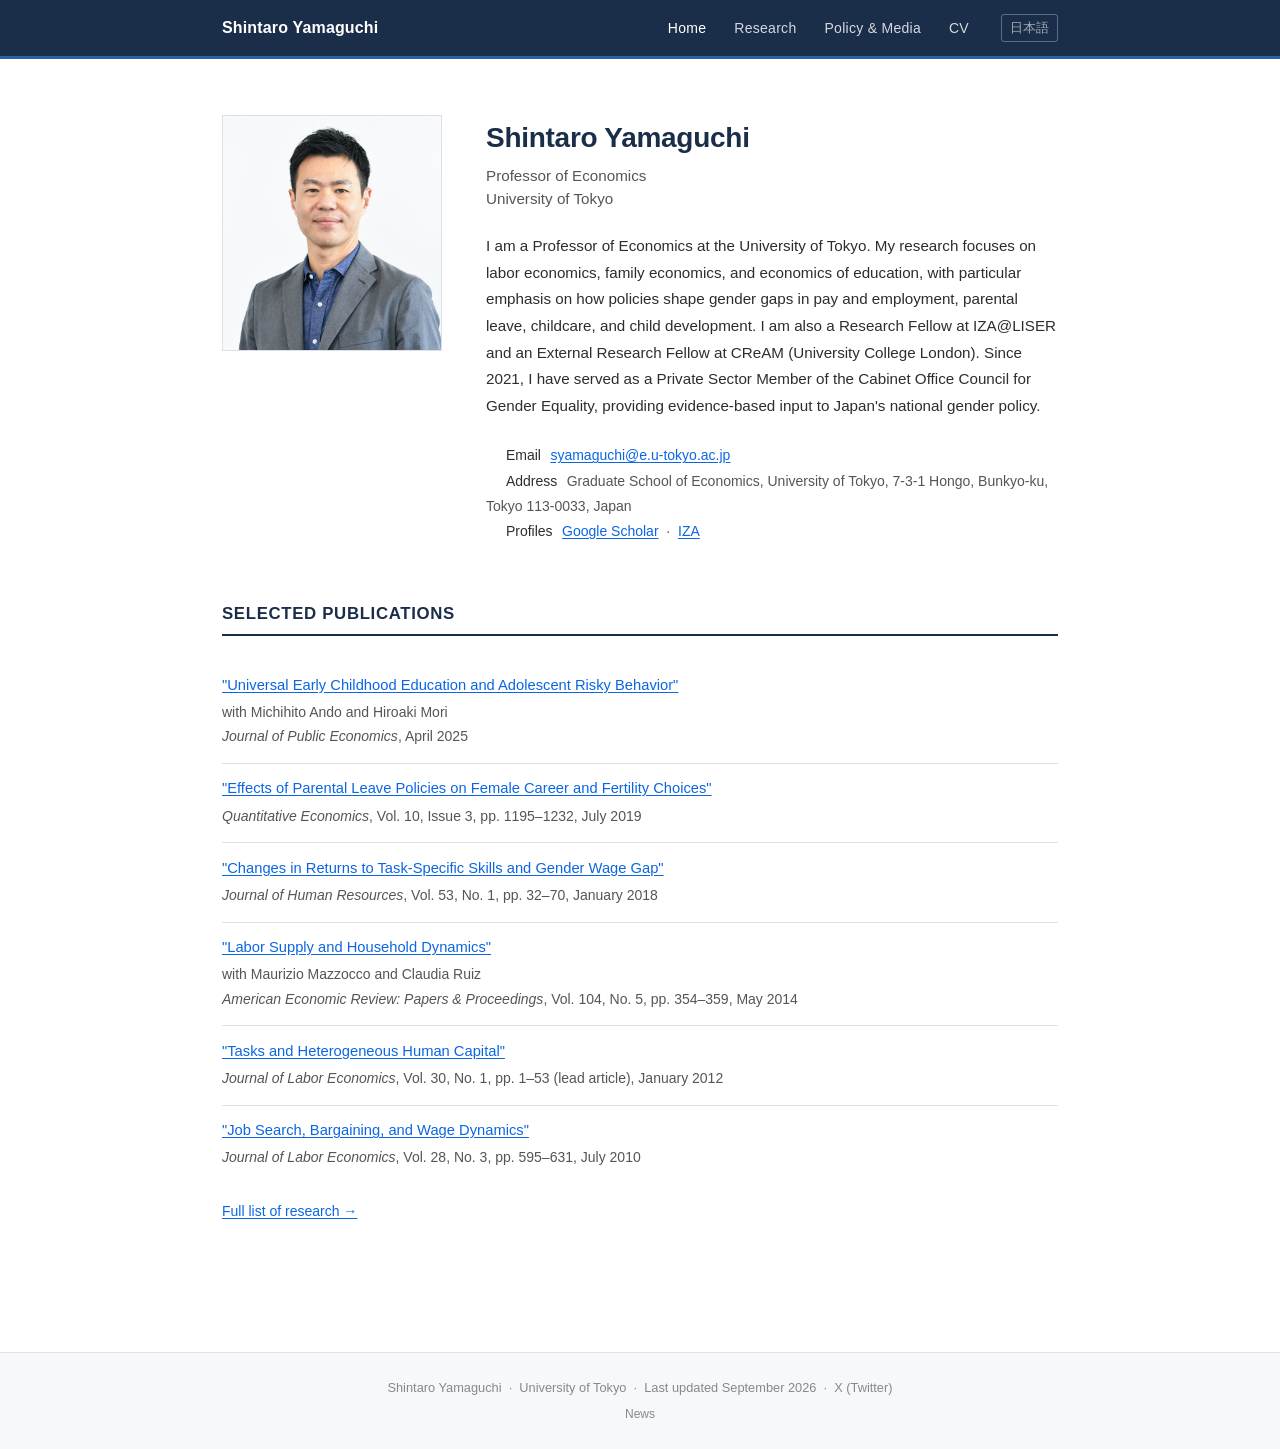
<file: index.html>
<!DOCTYPE html>
<html lang="en">
<head>
  <meta charset="UTF-8">
  <meta name="viewport" content="width=device-width, initial-scale=1.0">
  <title>Shintaro Yamaguchi | Professor of Economics</title>
  <meta name="description" content="Shintaro Yamaguchi is a Professor of Economics at the University of Tokyo. He studies labor economics, family economics, and economics of education, with a focus on gender gaps, parental leave, childcare, and child development.">
  <meta name="author" content="Shintaro Yamaguchi">
  <link rel="canonical" href="https://shintaroyamaguchi.github.io/">
  <link rel="alternate" hreflang="en" href="https://shintaroyamaguchi.github.io/">
  <link rel="alternate" hreflang="ja" href="https://shintaroyamaguchi.github.io/ja/">
  <link rel="alternate" hreflang="x-default" href="https://shintaroyamaguchi.github.io/">
  <script type="application/ld+json">
{
  "@context": "https://schema.org",
  "@type": "ProfilePage",
  "url": "https://shintaroyamaguchi.github.io/",
  "inLanguage": "en",
  "name": "Shintaro Yamaguchi | Professor of Economics",
  "isPartOf": {
    "@type": "WebSite",
    "@id": "https://shintaroyamaguchi.github.io/#website",
    "url": "https://shintaroyamaguchi.github.io/",
    "name": "Shintaro Yamaguchi",
    "author": {
      "@id": "https://shintaroyamaguchi.github.io/#person"
    }
  },
  "mainEntity": {
    "@type": "Person",
    "@id": "https://shintaroyamaguchi.github.io/#person",
    "name": "Shintaro Yamaguchi",
    "alternateName": [
      "山口慎太郎"
    ],
    "givenName": "Shintaro",
    "familyName": "Yamaguchi",
    "jobTitle": "Professor of Economics",
    "affiliation": {
      "@type": "Organization",
      "name": "Graduate School of Economics, University of Tokyo",
      "url": "https://www.e.u-tokyo.ac.jp/"
    },
    "worksFor": {
      "@type": "Organization",
      "name": "University of Tokyo",
      "url": "https://www.u-tokyo.ac.jp/"
    },
    "email": "mailto:syamaguchi@e.u-tokyo.ac.jp",
    "image": "https://shintaroyamaguchi.github.io/yamaguchi.jpg",
    "url": "https://shintaroyamaguchi.github.io/",
    "sameAs": [
      "https://researchmap.jp/shintaroyamaguchi",
      "https://scholar.google.com/citations?user=gEKnqc8AAAAJ&hl=en",
      "https://www.iza.org/person/31714/shintaro-yamaguchi",
      "https://www.e.u-tokyo.ac.jp/fservice/faculty/yamaguchi/yamaguchi-e/yamaguchi01-e.html",
      "https://www.u-tokyo.ac.jp/focus/en/people/k0001_00259.html",
      "https://x.com/sy_mc",
      "https://shintaroyamaguchi.github.io/ja/"
    ],
    "knowsAbout": [
      "Labor economics",
      "Family economics",
      "Economics of education",
      "Parental leave",
      "Childcare",
      "Gender pay gap"
    ]
  }
}
  </script>
  <meta property="og:title" content="Shintaro Yamaguchi | Professor of Economics">
  <meta property="og:description" content="Professor of Economics at the University of Tokyo. Research on labor economics, gender gaps, parental leave, and childcare policy.">
  <meta property="og:url" content="https://shintaroyamaguchi.github.io/">
  <meta property="og:type" content="website">
  <meta property="og:image" content="https://shintaroyamaguchi.github.io/yamaguchi.jpg">
  <meta property="og:image:width" content="696">
  <meta property="og:image:height" content="746">
  <link rel="stylesheet" href="style.css">
  <link rel="icon" type="image/svg+xml" href="favicon.svg">
  <style>
    /* ── Bio Section ──────────────────────────────────────────────── */
    .bio {
      display: grid;
      grid-template-columns: 220px 1fr;
      gap: 2.75rem;
      margin-bottom: 3.5rem;
      align-items: start;
    }

    .bio-photo {
      width: 220px;
      height: auto;
      display: block;
      border: 1px solid var(--border);
    }

    .bio-text h1 {
      font-size: 1.75rem;
      font-weight: 700;
      color: var(--navy);
      letter-spacing: -0.01em;
      margin-bottom: 0.25rem;
    }

    .bio-text .affiliation {
      font-size: 0.95rem;
      color: var(--gray);
      margin-bottom: 1.4rem;
      line-height: 1.5;
    }

    .bio-text .affiliation span {
      display: block;
    }

    .bio-intro {
      font-size: 0.95rem;
      color: var(--gray-dk);
      line-height: 1.75;
      margin-bottom: 1.5rem;
    }

    /* Contact */
    .contact-list {
      list-style: none;
      font-size: 0.875rem;
      color: var(--gray);
      line-height: 1.8;
    }

    .contact-list li::before {
      content: '';
      display: inline-block;
      width: 1rem;
    }

    .contact-list .label {
      font-weight: 500;
      color: var(--gray-dk);
      margin-right: 0.35rem;
    }

    /* ── Section Headings ─────────────────────────────────────────── */
    .section {
      margin-bottom: 3rem;
    }

    .section-title {
      font-size: 1.05rem;
      font-weight: 700;
      color: var(--navy);
      letter-spacing: 0.04em;
      text-transform: uppercase;
      border-bottom: 2px solid var(--navy);
      padding-bottom: 0.4rem;
      margin-bottom: 1.5rem;
    }

    /* ── Publications ─────────────────────────────────────────────── */
    .pub-list {
      list-style: none;
    }

    .pub-item {
      padding: 0.9rem 0;
      border-bottom: 1px solid var(--border);
      font-size: 0.92rem;
    }

    .pub-item:last-child {
      border-bottom: none;
    }

    .pub-title {
      font-style: normal;
      color: var(--gray-dk);
      display: block;
      margin-bottom: 0.25rem;
      line-height: 1.45;
    }

    .pub-title a {
      color: #0b66e4;
    }

    .pub-title a:hover {
      color: #2e85ff;
    }

    .pub-meta {
      color: var(--gray);
      font-size: 0.875rem;
      line-height: 1.5;
    }

    .pub-meta .journal {
      font-style: italic;
    }

    .pub-meta .coauthors::before {
      content: 'with ';
    }

    .pub-links {
      margin-top: 0.25rem;
      font-size: 0.82rem;
    }

    .pub-links a {
      color: var(--blue);
      border: 1px solid var(--border);
      padding: 1px 7px;
      border-radius: 3px;
      margin-right: 0.4rem;
      display: inline-block;
    }

    .pub-links a:hover {
      background: var(--bg-lt);
      text-decoration: none;
    }

    /* more link */
    .more-link {
      display: inline-block;
      margin-top: 1rem;
      font-size: 0.875rem;
      font-weight: 500;
    }

    @media (max-width: 640px) {
      .bio {
        grid-template-columns: 1fr;
        gap: 1.5rem;
      }

      .bio-photo {
        width: 160px;
      }
    }
  </style>
</head>
<body>

<!-- ── Navigation ──────────────────────────────────────────────────── -->
<header>
  <nav>
    <a href="index.html" class="nav-name">Shintaro Yamaguchi</a>
    <div class="nav-right">
      <ul class="nav-links">
        <li><a href="index.html" class="active">Home</a></li>
        <li><a href="research.html">Research</a></li>
        <li><a href="policy.html">Policy & Media</a></li>
        <li><a href="cv.html">CV</a></li>
      </ul>
      <div class="nav-lang">
        <a href="ja/index.html">日本語</a>
      </div>
    </div>
  </nav>
</header>

<!-- ── Main Content ─────────────────────────────────────────────────── -->
<main>

  <!-- Bio -->
  <section class="bio">
    <img class="bio-photo" src="yamaguchi.jpg" alt="Shintaro Yamaguchi">
    <div class="bio-text">
      <h1>Shintaro Yamaguchi</h1>
      <p class="affiliation">
        <span>Professor of Economics</span>
        <span>University of Tokyo</span>
      </p>

      <p class="bio-intro">
        I am a Professor of Economics at the University of Tokyo. My research focuses on labor economics, family economics, and economics of education, with particular emphasis on how policies shape gender gaps in pay and employment, parental leave, childcare, and child development. I am also a Research Fellow at IZA@LISER and an External Research Fellow at CReAM (University College London). Since 2021, I have served as a Private Sector Member of the Cabinet Office Council for Gender Equality, providing evidence-based input to Japan's national gender policy.
      </p>

      <ul class="contact-list">
        <li>
          <span class="label">Email</span>
          <a href="mailto:syamaguchi@e.u-tokyo.ac.jp">syamaguchi@e.u-tokyo.ac.jp</a>
        </li>
        <li>
          <span class="label">Address</span>
          Graduate School of Economics, University of Tokyo,
          7-3-1 Hongo, Bunkyo-ku, Tokyo 113-0033, Japan
        </li>
        <li>
          <span class="label">Profiles</span>
          <a href="https://scholar.google.com/citations?user=gEKnqc8AAAAJ&hl=en" target="_blank" rel="noopener">Google Scholar</a>
          &nbsp;&middot;&nbsp;
          <a href="https://www.iza.org/person/31714/shintaro-yamaguchi" target="_blank" rel="noopener">IZA</a>
        </li>
      </ul>
    </div>
  </section>

  <!-- Selected Publications -->
  <section class="section">
    <h2 class="section-title">Selected Publications</h2>
    <ul class="pub-list">

      <li class="pub-item">
        <span class="pub-title"><a href="https://doi.org/10.1016/j.jpubeco.2025.105353">"Universal Early Childhood Education and Adolescent Risky Behavior"</a></span>
        <span class="pub-meta">
          with Michihito Ando and Hiroaki Mori<br>
          <span class="journal">Journal of Public Economics</span>, April 2025
        </span>
      </li>

      <li class="pub-item">
        <span class="pub-title"><a href="https://doi.org/10.3982/QE965">"Effects of Parental Leave Policies on Female Career and Fertility Choices"</a></span>
        <span class="pub-meta">
          <span class="journal">Quantitative Economics</span>, Vol. 10, Issue 3, pp. 1195–1232, July 2019
        </span>
      </li>

      <li class="pub-item">
        <span class="pub-title"><a href="https://doi.org/10.3368/jhr.53.1.1214-6813R2">"Changes in Returns to Task-Specific Skills and Gender Wage Gap"</a></span>
        <span class="pub-meta">
          <span class="journal">Journal of Human Resources</span>, Vol. 53, No. 1, pp. 32–70, January 2018
        </span>
      </li>

      <li class="pub-item">
        <span class="pub-title"><a href="https://doi.org/10.1257/aer.104.5.354">"Labor Supply and Household Dynamics"</a></span>
        <span class="pub-meta">
          with Maurizio Mazzocco and Claudia Ruiz<br>
          <span class="journal">American Economic Review: Papers &amp; Proceedings</span>, Vol. 104, No. 5, pp. 354–359, May 2014
        </span>
      </li>

      <li class="pub-item">
        <span class="pub-title"><a href="https://doi.org/10.1086/662066">"Tasks and Heterogeneous Human Capital"</a></span>
        <span class="pub-meta">
          <span class="journal">Journal of Labor Economics</span>, Vol. 30, No. 1, pp. 1–53 (lead article), January 2012
        </span>
      </li>

      <li class="pub-item">
        <span class="pub-title"><a href="https://doi.org/10.1086/651954">"Job Search, Bargaining, and Wage Dynamics"</a></span>
        <span class="pub-meta">
          <span class="journal">Journal of Labor Economics</span>, Vol. 28, No. 3, pp. 595–631, July 2010
        </span>
      </li>

    </ul>

    <a class="more-link" href="research.html">Full list of research &rarr;</a>
  </section>

</main>

<!-- ── Footer ───────────────────────────────────────────────────────── -->
<footer>
  <p>Shintaro Yamaguchi &nbsp;&middot;&nbsp; University of Tokyo &nbsp;&middot;&nbsp;
  Last updated September 2026 &nbsp;&middot;&nbsp;
  <a href="https://x.com/sy_mc" target="_blank" rel="noopener" style="color:inherit;">X (Twitter)</a></p>
  <p class="footer-links"><a href="news.html">News</a></p>
</footer>

</body>
</html>
</file>
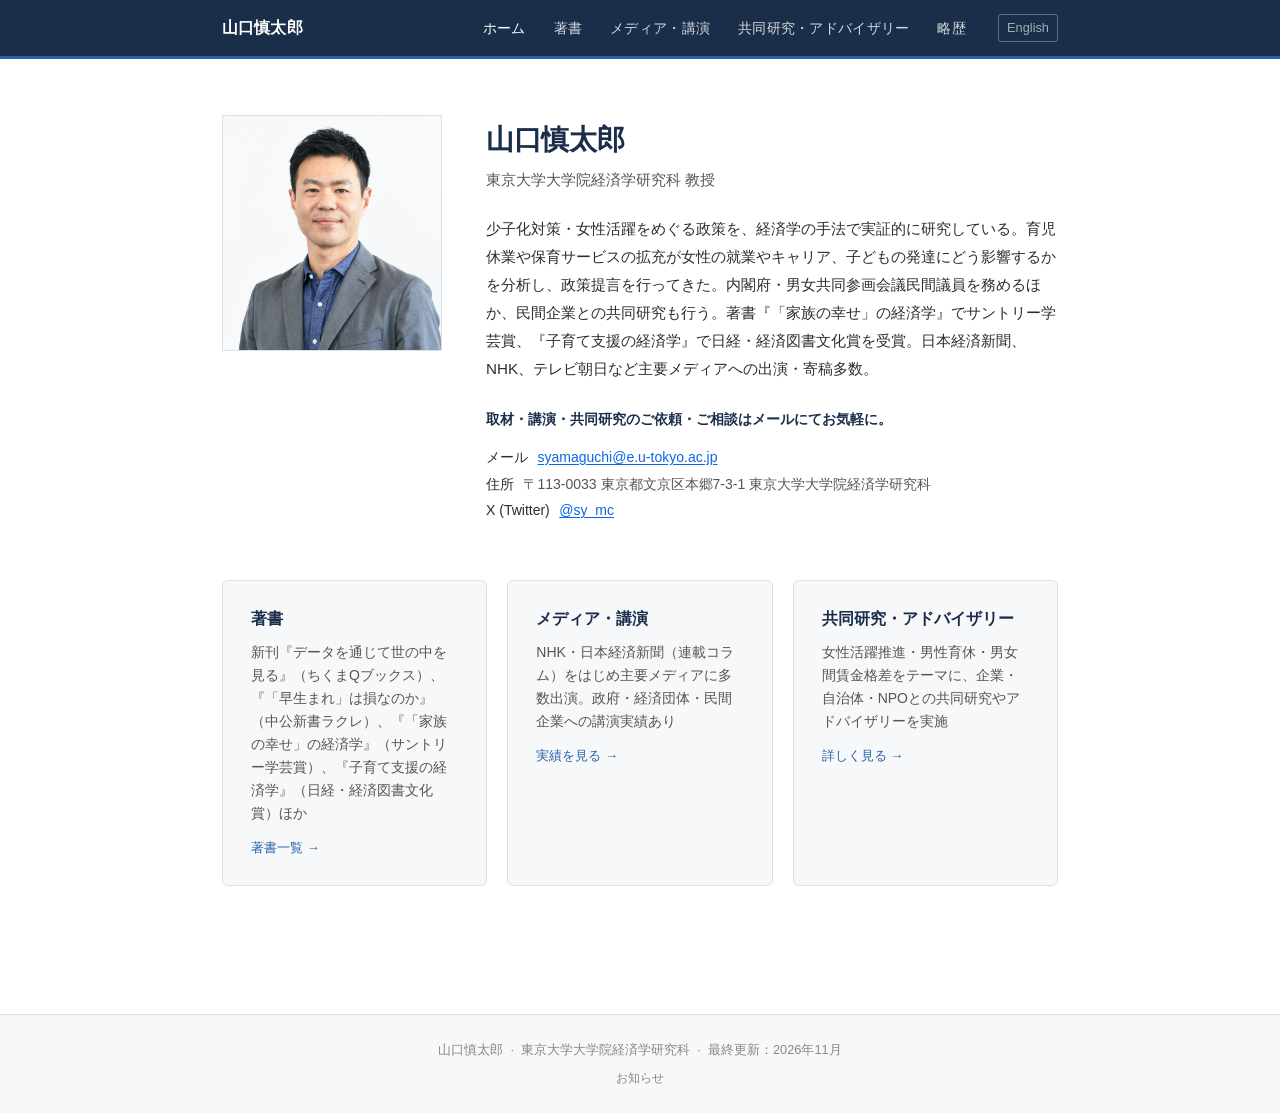
<file: ja/index.html>
﻿<!DOCTYPE html>
<html lang="ja">
<head>
  <meta charset="UTF-8">
  <meta name="viewport" content="width=device-width, initial-scale=1.0">
  <title>山口慎太郎 | 東京大学大学院経済学研究科</title>
  <meta name="description" content="山口慎太郎（東京大学大学院経済学研究科 教授）のウェブサイト。少子化・育休・保育・男女間賃金格差を経済学の手法で研究。講演・共同研究・アドバイザリーのご依頼はお気軽にご連絡ください。">
  <meta name="author" content="山口慎太郎">
  <link rel="canonical" href="https://shintaroyamaguchi.github.io/ja/">
  <link rel="alternate" hreflang="en" href="https://shintaroyamaguchi.github.io/">
  <link rel="alternate" hreflang="ja" href="https://shintaroyamaguchi.github.io/ja/">
  <link rel="alternate" hreflang="x-default" href="https://shintaroyamaguchi.github.io/">
  <script type="application/ld+json">
{
  "@context": "https://schema.org",
  "@type": "ProfilePage",
  "url": "https://shintaroyamaguchi.github.io/ja/",
  "inLanguage": "ja",
  "name": "山口慎太郎 | 東京大学大学院経済学研究科",
  "isPartOf": {
    "@type": "WebSite",
    "@id": "https://shintaroyamaguchi.github.io/#website",
    "url": "https://shintaroyamaguchi.github.io/",
    "name": "Shintaro Yamaguchi",
    "author": {
      "@id": "https://shintaroyamaguchi.github.io/#person"
    }
  },
  "mainEntity": {
    "@type": "Person",
    "@id": "https://shintaroyamaguchi.github.io/#person",
    "name": "山口慎太郎",
    "alternateName": [
      "Shintaro Yamaguchi"
    ],
    "givenName": "慎太郎",
    "familyName": "山口",
    "jobTitle": "教授",
    "affiliation": {
      "@type": "Organization",
      "name": "東京大学大学院経済学研究科",
      "url": "https://www.e.u-tokyo.ac.jp/"
    },
    "worksFor": {
      "@type": "Organization",
      "name": "東京大学",
      "url": "https://www.u-tokyo.ac.jp/"
    },
    "email": "mailto:syamaguchi@e.u-tokyo.ac.jp",
    "image": "https://shintaroyamaguchi.github.io/yamaguchi.jpg",
    "url": "https://shintaroyamaguchi.github.io/ja/",
    "sameAs": [
      "https://researchmap.jp/shintaroyamaguchi",
      "https://scholar.google.com/citations?user=gEKnqc8AAAAJ&hl=en",
      "https://www.iza.org/person/31714/shintaro-yamaguchi",
      "https://www.e.u-tokyo.ac.jp/fservice/faculty/yamaguchi/yamaguchi-e/yamaguchi01-e.html",
      "https://www.u-tokyo.ac.jp/focus/en/people/k0001_00259.html",
      "https://x.com/sy_mc",
      "https://shintaroyamaguchi.github.io/"
    ],
    "knowsAbout": [
      "労働経済学",
      "家族の経済学",
      "教育経済学",
      "育児休業",
      "保育",
      "男女間賃金格差"
    ]
  }
}
  </script>
  <meta property="og:title" content="山口慎太郎 | 東京大学大学院経済学研究科 教授">
  <meta property="og:description" content="少子化・育休・保育・女性活躍を経済学で研究。講演・共同研究・アドバイザリーのご依頼歓迎。">
  <meta property="og:url" content="https://shintaroyamaguchi.github.io/ja/">
  <meta property="og:type" content="website">
  <meta property="og:image" content="https://shintaroyamaguchi.github.io/yamaguchi.jpg">
  <meta property="og:image:width" content="696">
  <meta property="og:image:height" content="746">
  <link rel="stylesheet" href="style.css">
  <link rel="icon" type="image/svg+xml" href="../favicon.svg">
  <style>
    /* ── Bio Section ──────────────────────────────────────────────── */
    .bio {
      display: grid;
      grid-template-columns: 220px 1fr;
      gap: 2.75rem;
      margin-bottom: 3.5rem;
      align-items: start;
    }

    .bio-photo {
      width: 220px;
      height: auto;
      display: block;
      border: 1px solid var(--border);
    }

    .bio-text h1 {
      font-size: 1.75rem;
      font-weight: 700;
      color: var(--navy);
      letter-spacing: -0.01em;
      margin-bottom: 0.25rem;
    }

    .bio-text .affiliation {
      font-size: 0.95rem;
      color: var(--gray);
      margin-bottom: 1.4rem;
      line-height: 1.6;
    }

    .bio-text .affiliation span {
      display: block;
    }

    .bio-intro {
      font-size: 0.95rem;
      color: var(--gray-dk);
      line-height: 1.85;
      margin-bottom: 1.5rem;
    }

    /* Contact */
    .contact-list {
      list-style: none;
      font-size: 0.875rem;
      color: var(--gray);
      line-height: 1.9;
    }

    .contact-list .label {
      font-weight: 500;
      color: var(--gray-dk);
      margin-right: 0.35rem;
    }

    /* ── Section Headings ─────────────────────────────────────────── */
    .section {
      margin-bottom: 3rem;
    }

    .section-title {
      font-size: 1.05rem;
      font-weight: 700;
      color: var(--navy);
      letter-spacing: 0.04em;
      border-bottom: 2px solid var(--navy);
      padding-bottom: 0.4rem;
      margin-bottom: 1.5rem;
    }

    /* ── Nav Cards ────────────────────────────────────────────────── */
    .nav-cards {
      display: grid;
      grid-template-columns: repeat(3, 1fr);
      gap: 1.25rem;
      margin-bottom: 3rem;
    }

    .nav-card {
      display: block;
      border: 1px solid var(--border);
      border-radius: 6px;
      padding: 1.5rem 1.75rem;
      background: var(--bg-lt);
      text-decoration: none;
      transition: border-color 0.15s, background 0.15s;
    }

    .nav-card:hover {
      border-color: var(--blue-lt);
      background: #f0f5ff;
      text-decoration: none;
    }

    .nav-card-title {
      font-size: 1rem;
      font-weight: 700;
      color: var(--navy);
      margin-bottom: 0.5rem;
    }

    .nav-card-desc {
      font-size: 0.875rem;
      color: var(--gray);
      line-height: 1.65;
    }

    .nav-card-link {
      display: inline-block;
      margin-top: 0.75rem;
      font-size: 0.82rem;
      color: var(--blue);
    }

    @media (max-width: 640px) {
      .nav-cards { grid-template-columns: 1fr; }
    }

    @media (max-width: 640px) {
      .bio {
        grid-template-columns: 1fr;
        gap: 1.5rem;
      }

      .bio-photo {
        width: 160px;
      }

    }
  </style>
</head>
<body>

<!-- ── Navigation ──────────────────────────────────────────────────── -->
<header>
  <nav>
    <a href="index.html" class="nav-name">山口慎太郎</a>
    <div class="nav-right">
      <ul class="nav-links">
        <li><a href="index.html" class="active">ホーム</a></li>
        <li><a href="books.html">著書</a></li>
        <li><a href="activities.html">メディア・講演</a></li>
        <li><a href="collaboration.html">共同研究・アドバイザリー</a></li>
        <li><a href="cv.html">略歴</a></li>
      </ul>
      <div class="nav-lang">
        <a href="../index.html">English</a>
      </div>
    </div>
  </nav>
</header>

<!-- ── Main Content ─────────────────────────────────────────────────── -->
<main>

  <!-- Bio -->
  <section class="bio">
    <img class="bio-photo" src="../yamaguchi.jpg" alt="山口慎太郎">
    <div class="bio-text">
      <h1>山口慎太郎</h1>
      <p class="affiliation">
        <span>東京大学大学院経済学研究科 教授</span>
      </p>

      <p class="bio-intro">
        少子化対策・女性活躍をめぐる政策を、経済学の手法で実証的に研究している。育児休業や保育サービスの拡充が女性の就業やキャリア、子どもの発達にどう影響するかを分析し、政策提言を行ってきた。内閣府・男女共同参画会議民間議員を務めるほか、民間企業との共同研究も行う。著書『「家族の幸せ」の経済学』でサントリー学芸賞、『子育て支援の経済学』で日経・経済図書文化賞を受賞。日本経済新聞、NHK、テレビ朝日など主要メディアへの出演・寄稿多数。
      </p>

      <p style="font-size:0.875rem; color:var(--navy); font-weight:600; margin-bottom:0.75rem;">取材・講演・共同研究のご依頼・ご相談はメールにてお気軽に。</p>
      <ul class="contact-list">
        <li>
          <span class="label">メール</span>
          <a href="mailto:syamaguchi@e.u-tokyo.ac.jp">syamaguchi@e.u-tokyo.ac.jp</a>
        </li>
        <li>
          <span class="label">住所</span>
          〒113-0033 東京都文京区本郷7-3-1 東京大学大学院経済学研究科
        </li>
        <li>
          <span class="label">X (Twitter)</span>
          <a href="https://x.com/sy_mc" target="_blank" rel="noopener">@sy_mc</a>
        </li>
      </ul>

    </div>
  </section>

  <!-- ナビカード -->
  <div class="nav-cards">

    <a class="nav-card" href="books.html">
      <p class="nav-card-title">著書</p>
      <p class="nav-card-desc">新刊『データを通じて世の中を見る』（ちくまQブックス）、『「早生まれ」は損なのか』（中公新書ラクレ）、『「家族の幸せ」の経済学』（サントリー学芸賞）、『子育て支援の経済学』（日経・経済図書文化賞）ほか</p>
      <span class="nav-card-link">著書一覧 →</span>
    </a>

    <a class="nav-card" href="activities.html">
      <p class="nav-card-title">メディア・講演</p>
      <p class="nav-card-desc">NHK・日本経済新聞（連載コラム）をはじめ主要メディアに多数出演。政府・経済団体・民間企業への講演実績あり</p>
      <span class="nav-card-link">実績を見る →</span>
    </a>

    <a class="nav-card" href="collaboration.html">
      <p class="nav-card-title">共同研究・アドバイザリー</p>
      <p class="nav-card-desc">女性活躍推進・男性育休・男女間賃金格差をテーマに、企業・自治体・NPOとの共同研究やアドバイザリーを実施</p>
      <span class="nav-card-link">詳しく見る →</span>
    </a>

  </div>


</main>

<!-- ── Footer ───────────────────────────────────────────────────────── -->
<footer>
  <p>山口慎太郎 &nbsp;&middot;&nbsp; 東京大学大学院経済学研究科 &nbsp;&middot;&nbsp;
  最終更新：2026年11月</p>
  <p class="footer-links"><a href="news.html">お知らせ</a></p>
</footer>

</body>
</html>
</file>
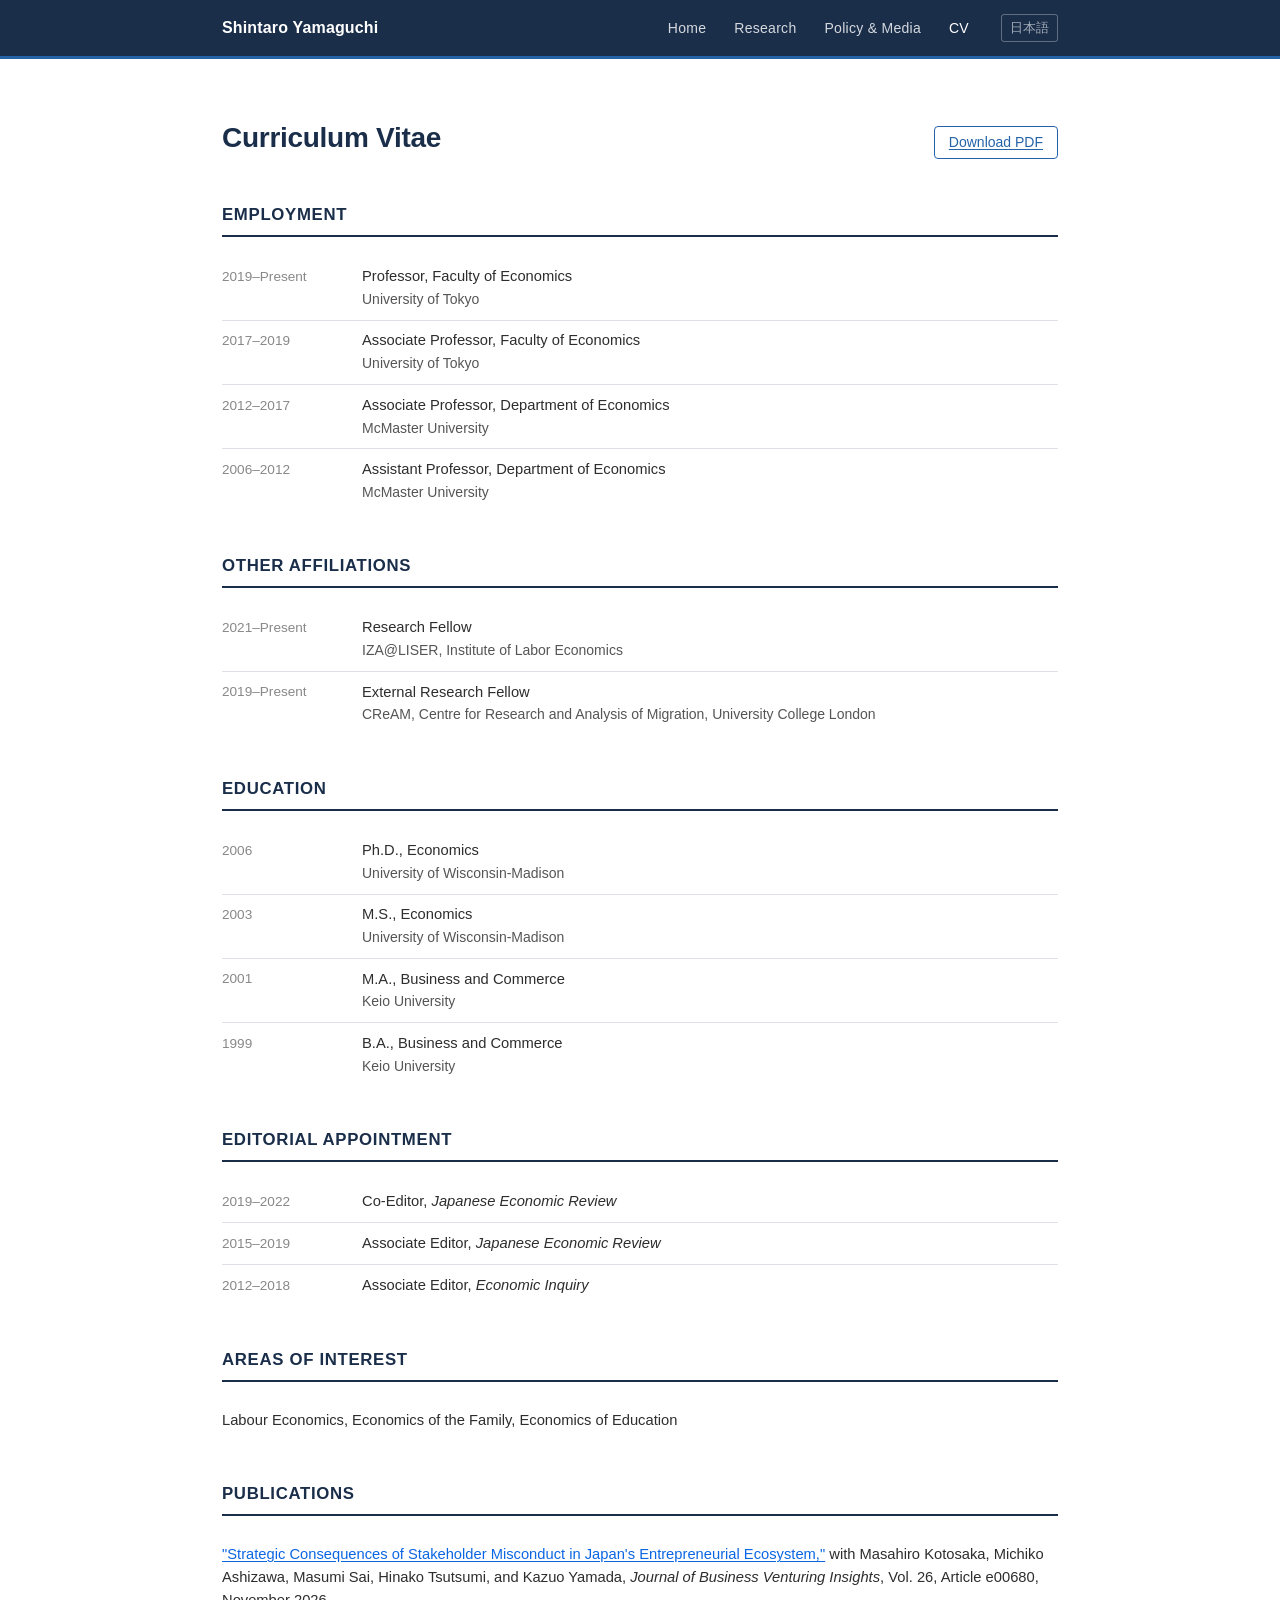
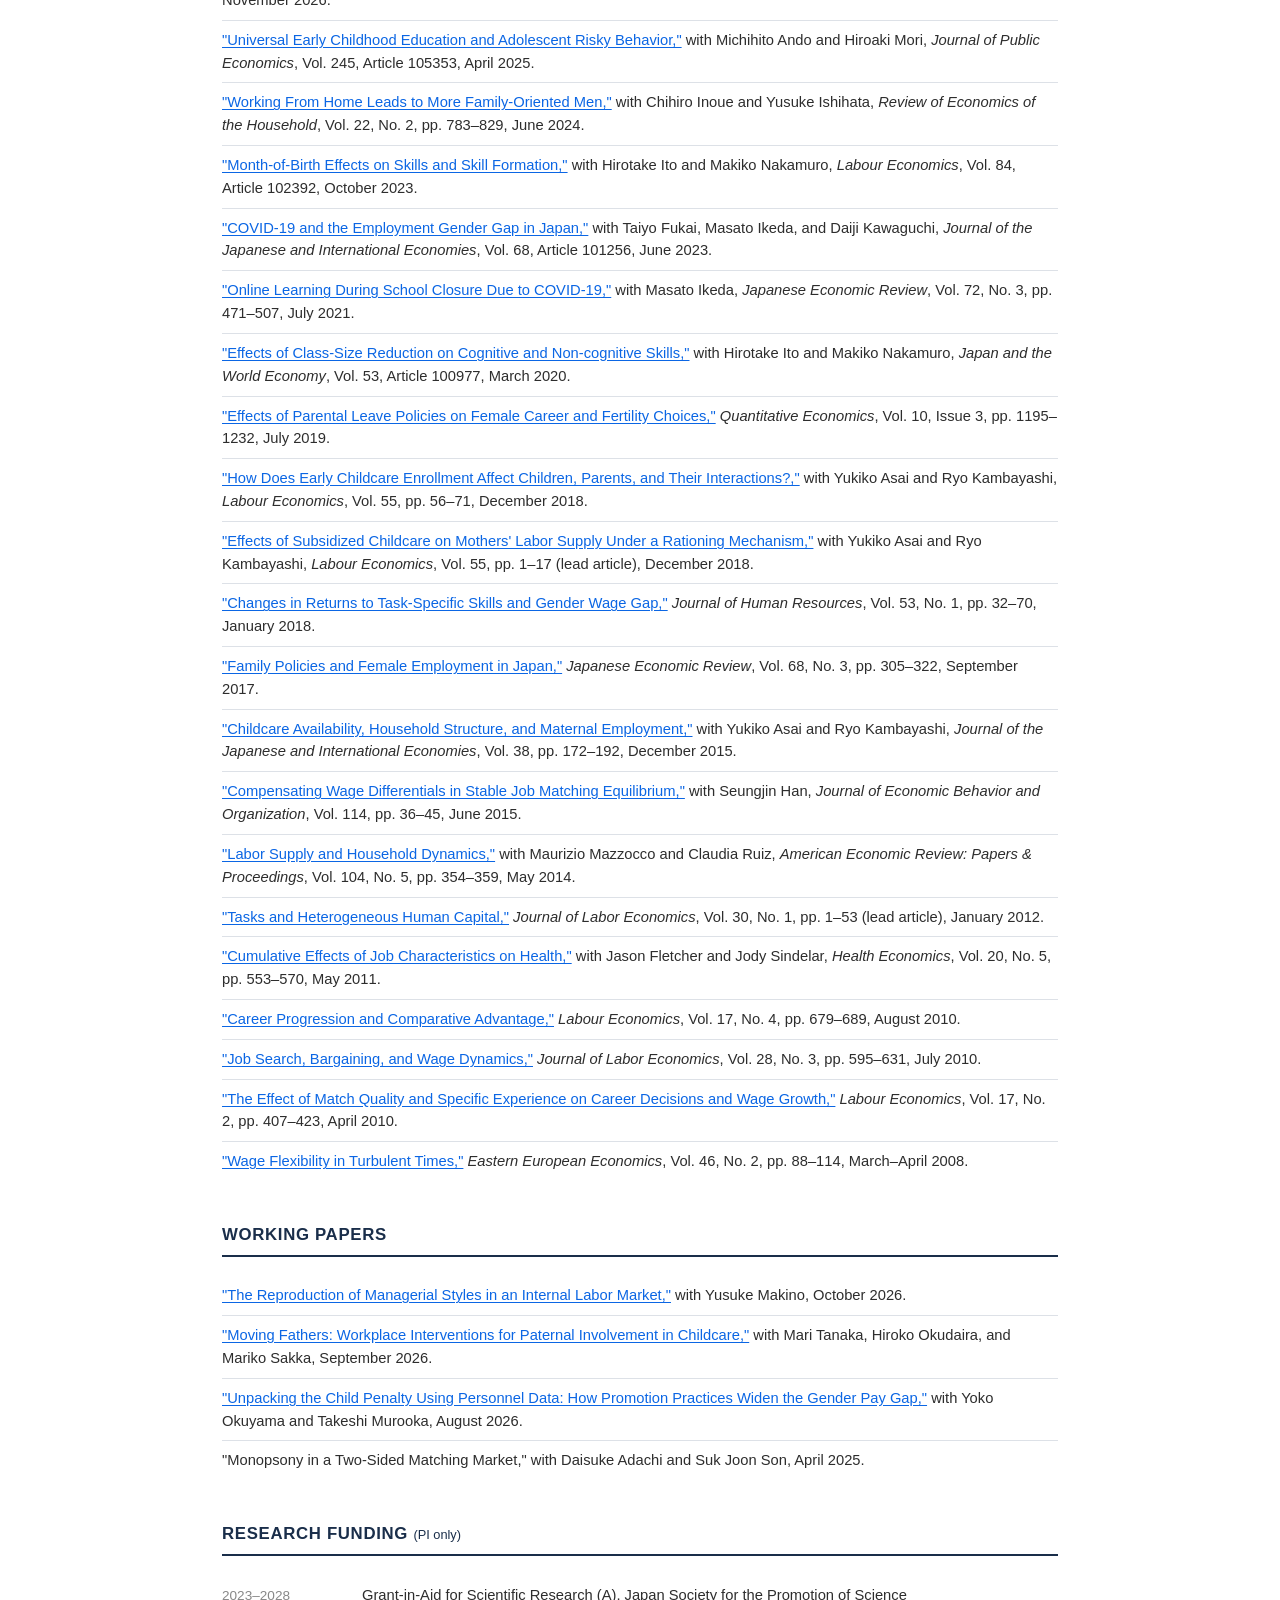
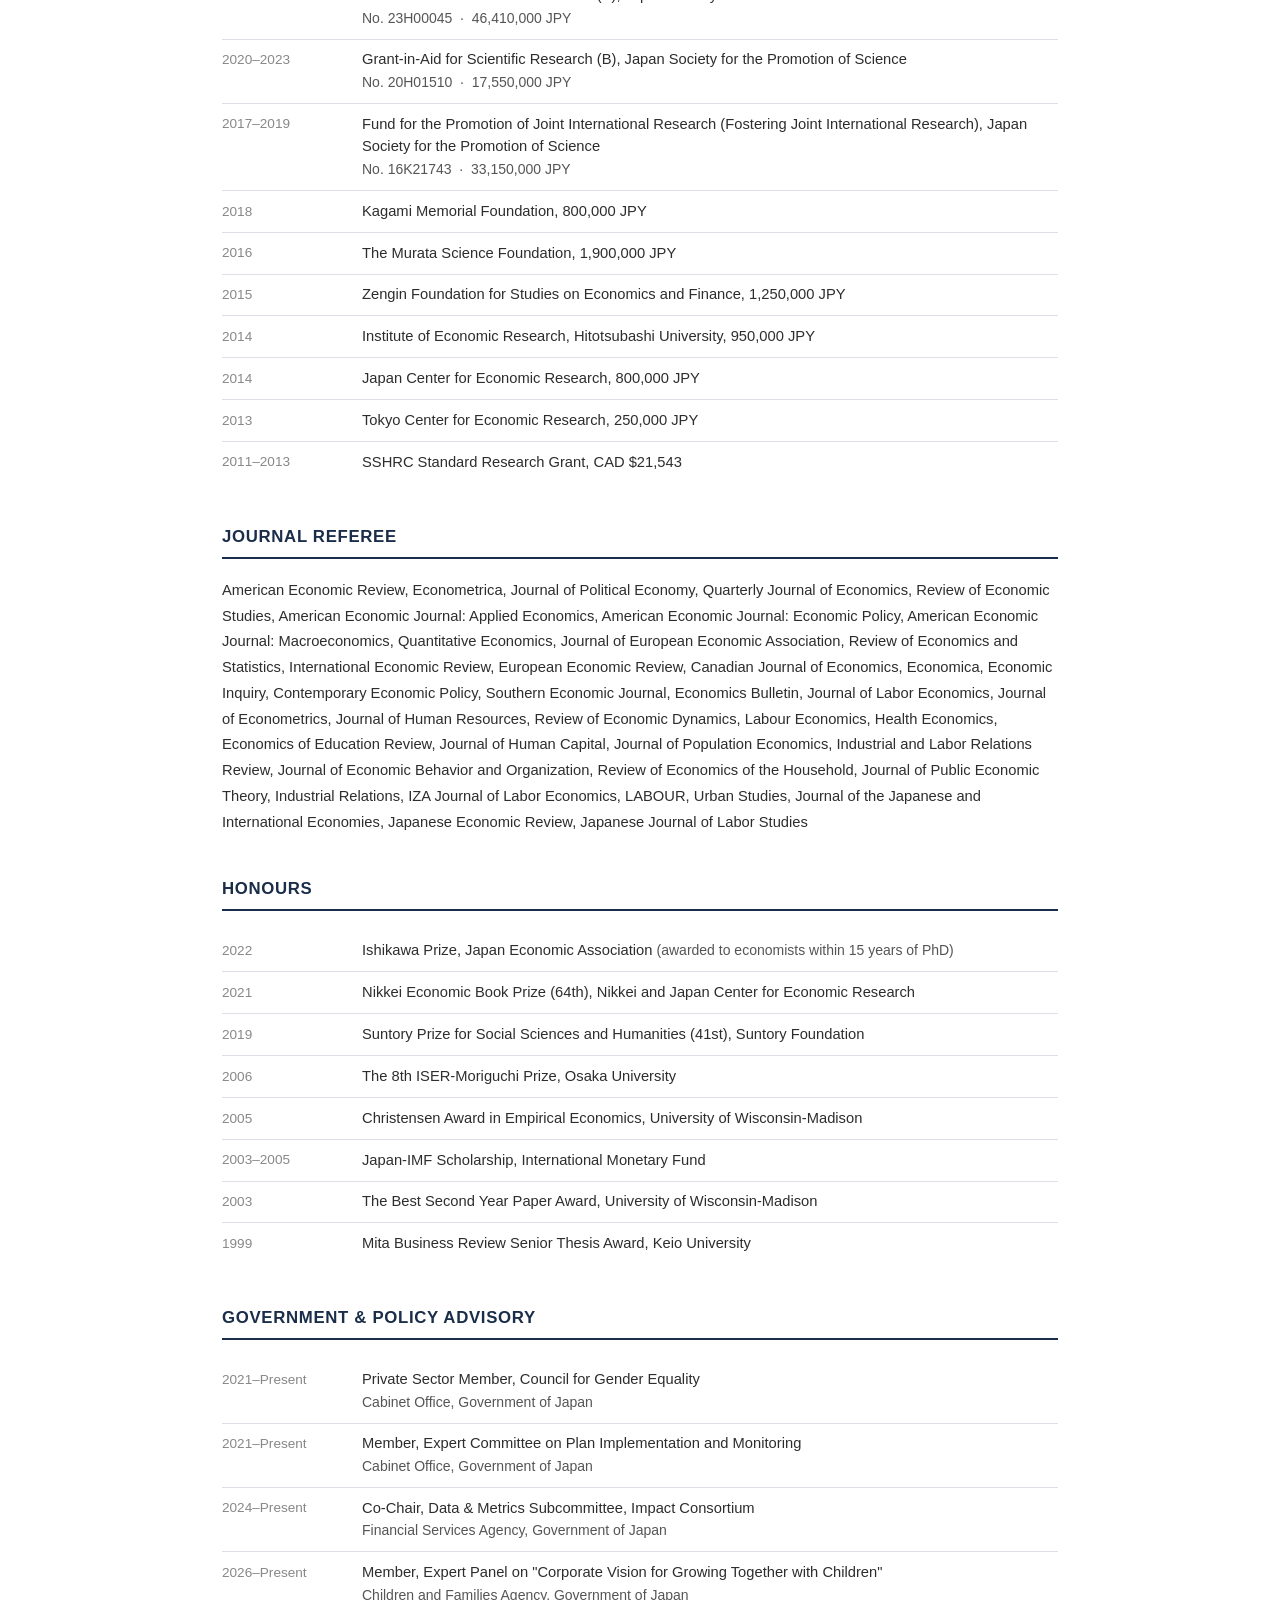
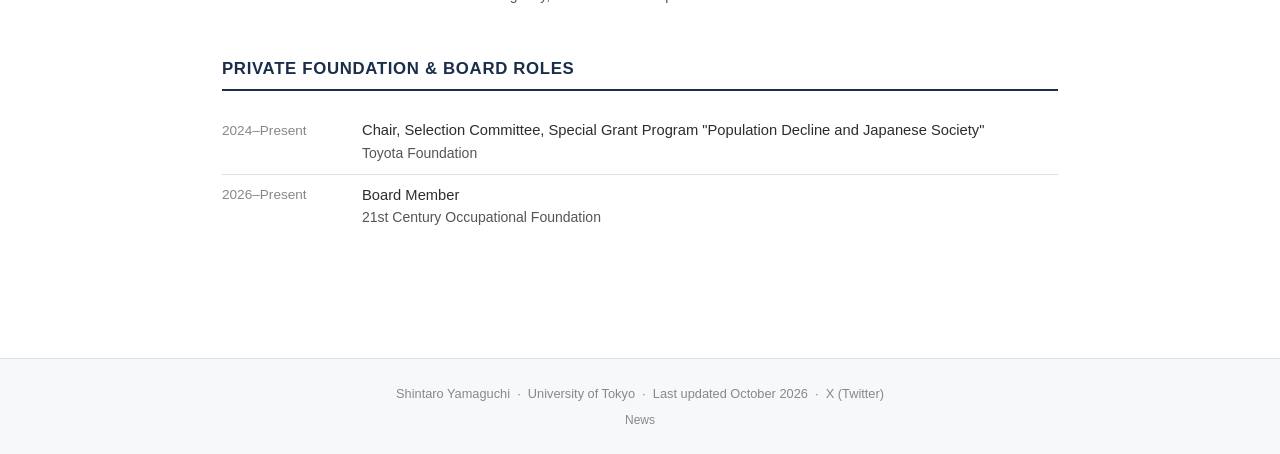
<file: cv.html>
<!DOCTYPE html>
<html lang="en">
<head>
  <meta charset="UTF-8">
  <meta name="viewport" content="width=device-width, initial-scale=1.0">
  <title>CV | Shintaro Yamaguchi</title>
  <meta name="description" content="Curriculum vitae of Shintaro Yamaguchi, Professor of Economics at the University of Tokyo. Employment history, publications, research funding, and honours.">
  <meta name="author" content="Shintaro Yamaguchi">
  <link rel="canonical" href="https://shintaroyamaguchi.github.io/cv.html">
  <link rel="alternate" hreflang="en" href="https://shintaroyamaguchi.github.io/cv.html">
  <link rel="alternate" hreflang="ja" href="https://shintaroyamaguchi.github.io/ja/cv.html">
  <link rel="alternate" hreflang="x-default" href="https://shintaroyamaguchi.github.io/cv.html">
  <meta property="og:title" content="CV | Shintaro Yamaguchi">
  <meta property="og:description" content="Curriculum vitae of Shintaro Yamaguchi, Professor of Economics at the University of Tokyo.">
  <meta property="og:url" content="https://shintaroyamaguchi.github.io/cv.html">
  <meta property="og:type" content="website">
  <meta property="og:image" content="https://shintaroyamaguchi.github.io/yamaguchi.jpg">
  <meta property="og:image:width" content="696">
  <meta property="og:image:height" content="746">
  <link rel="stylesheet" href="style.css">
  <link rel="icon" type="image/svg+xml" href="favicon.svg">
  <style>
    /* Page title row */
    .page-header {
      display: flex;
      align-items: baseline;
      justify-content: space-between;
      margin-bottom: 2.5rem;
      flex-wrap: wrap;
      gap: 0.75rem;
    }

    h1.page-title {
      font-size: 1.75rem;
      font-weight: 700;
      color: var(--navy);
      letter-spacing: -0.01em;
    }

    .pdf-link {
      font-size: 0.875rem;
      font-weight: 500;
      color: var(--blue);
      border: 1px solid var(--blue);
      padding: 4px 14px;
      border-radius: 4px;
      white-space: nowrap;
      transition: all 0.15s;
    }

    .pdf-link:hover {
      background: var(--blue);
      color: #fff;
      text-decoration: none;
    }

    /* Sections */
    .cv-section {
      margin-bottom: 2.5rem;
    }

    .cv-section-title {
      font-size: 1.05rem;
      font-weight: 700;
      color: var(--navy);
      letter-spacing: 0.04em;
      text-transform: uppercase;
      border-bottom: 2px solid var(--navy);
      padding-bottom: 0.4rem;
      margin-bottom: 1.2rem;
    }

    /* CV entries */
    .cv-list {
      list-style: none;
    }

    .cv-item {
      display: grid;
      grid-template-columns: 120px 1fr;
      gap: 0.5rem 1.25rem;
      padding: 0.55rem 0;
      border-bottom: 1px solid var(--border);
      font-size: 0.92rem;
    }

    .cv-item:last-child {
      border-bottom: none;
    }

    .cv-year {
      color: var(--gray-lt);
      font-size: 0.85rem;
      padding-top: 0.05rem;
      white-space: nowrap;
    }

    .cv-detail {
      color: var(--gray-dk);
      line-height: 1.55;
    }

    .cv-detail .inst {
      color: var(--gray);
      font-size: 0.875rem;
    }

    /* Simple list (no year column) */
    .cv-simple {
      list-style: none;
    }

    .cv-simple li {
      padding: 0.5rem 0;
      border-bottom: 1px solid var(--border);
      font-size: 0.92rem;
      line-height: 1.55;
      color: var(--gray-dk);
    }

    .cv-simple li:last-child {
      border-bottom: none;
    }

    .cv-simple .journal {
      font-style: italic;
    }

    /* Publications in CV — compact */
    .pub-cv {
      padding: 0.6rem 0;
      border-bottom: 1px solid var(--border);
      font-size: 0.875rem;
      line-height: 1.6;
      color: var(--gray-dk);
    }

    .pub-cv:last-child { border-bottom: none; }

    .pub-cv a { color: #0b66e4; }
    .pub-cv a:hover { color: #2e85ff; }

    @media (max-width: 640px) {
      .cv-item { grid-template-columns: 1fr; gap: 0.1rem; }
      .cv-year { font-size: 0.8rem; }
    }

    /* ── Print / PDF ──────────────────────────────────────────────── */
    @media print {
      @page {
        size: A4;
        margin: 18mm 20mm 18mm 20mm;
      }

      * { -webkit-print-color-adjust: exact; print-color-adjust: exact; }

      header, footer { display: none; }

      body {
        font-size: 10pt;
        color: #000;
        background: #fff;
        line-height: 1.5;
      }

      a { color: #000; text-decoration: none; }

      main {
        max-width: 100%;
        padding: 0;
        margin: 0;
      }

      /* Page header: hide PDF button but show title */
      .page-header { display: block; margin-bottom: 12pt; }
      .pdf-link { display: none; }

      /* Sections */
      .cv-section {
        margin-bottom: 12pt;
        break-inside: avoid;
      }

      .cv-section-title {
        font-size: 9pt;
        font-weight: 700;
        letter-spacing: 0.08em;
        text-transform: uppercase;
        color: #000;
        border-bottom: 1pt solid #000;
        padding-bottom: 2pt;
        margin-bottom: 5pt;
      }

      .cv-list { list-style: none; }

      .cv-item {
        display: grid;
        grid-template-columns: 90pt 1fr;
        gap: 0 10pt;
        padding: 2.5pt 0;
        border-bottom: 0.5pt solid #ccc;
        font-size: 9.5pt;
        break-inside: avoid;
      }

      .cv-item:last-child { border-bottom: none; }

      .cv-year {
        font-size: 9pt;
        color: #444;
        white-space: nowrap;
        padding-top: 0;
      }

      .cv-detail { color: #000; line-height: 1.45; }
      .cv-detail .inst { color: #333; font-size: 9pt; }

      .cv-simple { list-style: none; }

      .pub-cv {
        padding: 2.5pt 0;
        border-bottom: 0.5pt solid #ccc;
        font-size: 9pt;
        line-height: 1.5;
        color: #000;
        break-inside: avoid;
      }

      .pub-cv:last-child { border-bottom: none; }

      .pub-cv .journal { font-style: italic; }

      /* Journal referee — keep compact */
      .cv-section p {
        font-size: 9pt;
        line-height: 1.65;
        color: #000;
      }

      /* Areas of interest */
      .cv-simple li {
        font-size: 9.5pt;
        padding: 2pt 0;
        border-bottom: none;
      }

      /* Page breaks */
      .cv-section.break-before { break-before: page; }
    }
  </style>
</head>
<body>

<header>
  <nav>
    <a href="index.html" class="nav-name">Shintaro Yamaguchi</a>
    <div class="nav-right">
      <ul class="nav-links">
        <li><a href="index.html">Home</a></li>
        <li><a href="research.html">Research</a></li>
        <li><a href="policy.html">Policy & Media</a></li>
        <li><a href="cv.html" class="active">CV</a></li>
      </ul>
      <div class="nav-lang">
        <a href="ja/index.html">日本語</a>
      </div>
    </div>
  </nav>
</header>

<main>

  <div class="page-header">
    <h1 class="page-title">Curriculum Vitae</h1>
    <a class="pdf-link" href="cv.pdf" target="_blank">Download PDF</a>
  </div>

  <!-- Employment -->
  <section class="cv-section">
    <h2 class="cv-section-title">Employment</h2>
    <ul class="cv-list">
      <li class="cv-item">
        <span class="cv-year">2019–Present</span>
        <span class="cv-detail">
          Professor, Faculty of Economics<br>
          <span class="inst">University of Tokyo</span>
        </span>
      </li>
      <li class="cv-item">
        <span class="cv-year">2017–2019</span>
        <span class="cv-detail">
          Associate Professor, Faculty of Economics<br>
          <span class="inst">University of Tokyo</span>
        </span>
      </li>
      <li class="cv-item">
        <span class="cv-year">2012–2017</span>
        <span class="cv-detail">
          Associate Professor, Department of Economics<br>
          <span class="inst">McMaster University</span>
        </span>
      </li>
      <li class="cv-item">
        <span class="cv-year">2006–2012</span>
        <span class="cv-detail">
          Assistant Professor, Department of Economics<br>
          <span class="inst">McMaster University</span>
        </span>
      </li>
    </ul>
  </section>

  <!-- Other Affiliations -->
  <section class="cv-section">
    <h2 class="cv-section-title">Other Affiliations</h2>
    <ul class="cv-list">
      <li class="cv-item">
        <span class="cv-year">2021–Present</span>
        <span class="cv-detail">
          Research Fellow<br>
          <span class="inst">IZA@LISER, Institute of Labor Economics</span>
        </span>
      </li>
      <li class="cv-item">
        <span class="cv-year">2019–Present</span>
        <span class="cv-detail">
          External Research Fellow<br>
          <span class="inst">CReAM, Centre for Research and Analysis of Migration, University College London</span>
        </span>
      </li>
    </ul>
  </section>

  <!-- Education -->
  <section class="cv-section">
    <h2 class="cv-section-title">Education</h2>
    <ul class="cv-list">
      <li class="cv-item">
        <span class="cv-year">2006</span>
        <span class="cv-detail">
          Ph.D., Economics<br>
          <span class="inst">University of Wisconsin-Madison</span>
        </span>
      </li>
      <li class="cv-item">
        <span class="cv-year">2003</span>
        <span class="cv-detail">
          M.S., Economics<br>
          <span class="inst">University of Wisconsin-Madison</span>
        </span>
      </li>
      <li class="cv-item">
        <span class="cv-year">2001</span>
        <span class="cv-detail">
          M.A., Business and Commerce<br>
          <span class="inst">Keio University</span>
        </span>
      </li>
      <li class="cv-item">
        <span class="cv-year">1999</span>
        <span class="cv-detail">
          B.A., Business and Commerce<br>
          <span class="inst">Keio University</span>
        </span>
      </li>
    </ul>
  </section>

  <!-- Editorial Appointment -->
  <section class="cv-section">
    <h2 class="cv-section-title">Editorial Appointment</h2>
    <ul class="cv-list">
      <li class="cv-item">
        <span class="cv-year">2019–2022</span>
        <span class="cv-detail">Co-Editor, <em>Japanese Economic Review</em></span>
      </li>
      <li class="cv-item">
        <span class="cv-year">2015–2019</span>
        <span class="cv-detail">Associate Editor, <em>Japanese Economic Review</em></span>
      </li>
      <li class="cv-item">
        <span class="cv-year">2012–2018</span>
        <span class="cv-detail">Associate Editor, <em>Economic Inquiry</em></span>
      </li>
    </ul>
  </section>

  <!-- Areas of Interest -->
  <section class="cv-section">
    <h2 class="cv-section-title">Areas of Interest</h2>
    <ul class="cv-simple">
      <li>Labour Economics, Economics of the Family, Economics of Education</li>
    </ul>
  </section>

  <!-- Publications -->
  <section class="cv-section break-before">
    <h2 class="cv-section-title">Publications</h2>
    <ul class="cv-simple">

      <li class="pub-cv">
        <a href="https://doi.org/10.1016/j.jbvi.2026.e00680">"Strategic Consequences of Stakeholder Misconduct in Japan's Entrepreneurial Ecosystem,"</a>
        with Masahiro Kotosaka, Michiko Ashizawa, Masumi Sai, Hinako Tsutsumi, and Kazuo Yamada,
        <span class="journal">Journal of Business Venturing Insights</span>, Vol. 26, Article e00680, November 2026.
      </li>

      <li class="pub-cv">
        <a href="https://doi.org/10.1016/j.jpubeco.2025.105353">"Universal Early Childhood Education and Adolescent Risky Behavior,"</a>
        with Michihito Ando and Hiroaki Mori,
        <span class="journal">Journal of Public Economics</span>, Vol. 245, Article 105353, April 2025.
      </li>

      <li class="pub-cv">
        <a href="https://doi.org/10.1007/s11150-023-09682-6">"Working From Home Leads to More Family-Oriented Men,"</a>
        with Chihiro Inoue and Yusuke Ishihata,
        <span class="journal">Review of Economics of the Household</span>, Vol. 22, No. 2, pp. 783–829, June 2024.
      </li>

      <li class="pub-cv">
        <a href="https://doi.org/10.1016/j.labeco.2023.102392">"Month-of-Birth Effects on Skills and Skill Formation,"</a>
        with Hirotake Ito and Makiko Nakamuro,
        <span class="journal">Labour Economics</span>, Vol. 84, Article 102392, October 2023.
      </li>

      <li class="pub-cv">
        <a href="https://doi.org/10.1016/j.jjie.2023.101256">"COVID-19 and the Employment Gender Gap in Japan,"</a>
        with Taiyo Fukai, Masato Ikeda, and Daiji Kawaguchi,
        <span class="journal">Journal of the Japanese and International Economies</span>, Vol. 68, Article 101256, June 2023.
      </li>

      <li class="pub-cv">
        <a href="https://doi.org/10.1007/s42973-021-00079-7">"Online Learning During School Closure Due to COVID-19,"</a>
        with Masato Ikeda,
        <span class="journal">Japanese Economic Review</span>, Vol. 72, No. 3, pp. 471–507, July 2021.
      </li>

      <li class="pub-cv">
        <a href="https://doi.org/10.1016/j.japwor.2019.100977">"Effects of Class-Size Reduction on Cognitive and Non-cognitive Skills,"</a>
        with Hirotake Ito and Makiko Nakamuro,
        <span class="journal">Japan and the World Economy</span>, Vol. 53, Article 100977, March 2020.
      </li>

      <li class="pub-cv">
        <a href="https://doi.org/10.3982/QE965">"Effects of Parental Leave Policies on Female Career and Fertility Choices,"</a>
        <span class="journal">Quantitative Economics</span>, Vol. 10, Issue 3, pp. 1195–1232, July 2019.
      </li>

      <li class="pub-cv">
        <a href="https://doi.org/10.1016/j.labeco.2018.08.006">"How Does Early Childcare Enrollment Affect Children, Parents, and Their Interactions?,"</a>
        with Yukiko Asai and Ryo Kambayashi,
        <span class="journal">Labour Economics</span>, Vol. 55, pp. 56–71, December 2018.
      </li>

      <li class="pub-cv">
        <a href="https://doi.org/10.1016/j.labeco.2018.07.009">"Effects of Subsidized Childcare on Mothers' Labor Supply Under a Rationing Mechanism,"</a>
        with Yukiko Asai and Ryo Kambayashi,
        <span class="journal">Labour Economics</span>, Vol. 55, pp. 1–17 (lead article), December 2018.
      </li>

      <li class="pub-cv">
        <a href="https://doi.org/10.3368/jhr.53.1.1214-6813R2">"Changes in Returns to Task-Specific Skills and Gender Wage Gap,"</a>
        <span class="journal">Journal of Human Resources</span>, Vol. 53, No. 1, pp. 32–70, January 2018.
      </li>

      <li class="pub-cv">
        <a href="https://doi.org/10.1111/jere.12136">"Family Policies and Female Employment in Japan,"</a>
        <span class="journal">Japanese Economic Review</span>, Vol. 68, No. 3, pp. 305–322, September 2017.
      </li>

      <li class="pub-cv">
        <a href="https://doi.org/10.1016/j.jjie.2015.05.009">"Childcare Availability, Household Structure, and Maternal Employment,"</a>
        with Yukiko Asai and Ryo Kambayashi,
        <span class="journal">Journal of the Japanese and International Economies</span>, Vol. 38, pp. 172–192, December 2015.
      </li>

      <li class="pub-cv">
        <a href="https://doi.org/10.1016/j.jebo.2015.03.011">"Compensating Wage Differentials in Stable Job Matching Equilibrium,"</a>
        with Seungjin Han,
        <span class="journal">Journal of Economic Behavior and Organization</span>, Vol. 114, pp. 36–45, June 2015.
      </li>

      <li class="pub-cv">
        <a href="https://doi.org/10.1257/aer.104.5.354">"Labor Supply and Household Dynamics,"</a>
        with Maurizio Mazzocco and Claudia Ruiz,
        <span class="journal">American Economic Review: Papers &amp; Proceedings</span>, Vol. 104, No. 5, pp. 354–359, May 2014.
      </li>

      <li class="pub-cv">
        <a href="https://doi.org/10.1086/662066">"Tasks and Heterogeneous Human Capital,"</a>
        <span class="journal">Journal of Labor Economics</span>, Vol. 30, No. 1, pp. 1–53 (lead article), January 2012.
      </li>

      <li class="pub-cv">
        <a href="https://doi.org/10.1002/hec.1616">"Cumulative Effects of Job Characteristics on Health,"</a>
        with Jason Fletcher and Jody Sindelar,
        <span class="journal">Health Economics</span>, Vol. 20, No. 5, pp. 553–570, May 2011.
      </li>

      <li class="pub-cv">
        <a href="https://doi.org/10.1016/j.labeco.2010.01.006">"Career Progression and Comparative Advantage,"</a>
        <span class="journal">Labour Economics</span>, Vol. 17, No. 4, pp. 679–689, August 2010.
      </li>

      <li class="pub-cv">
        <a href="https://doi.org/10.1086/651954">"Job Search, Bargaining, and Wage Dynamics,"</a>
        <span class="journal">Journal of Labor Economics</span>, Vol. 28, No. 3, pp. 595–631, July 2010.
      </li>

      <li class="pub-cv">
        <a href="https://doi.org/10.1016/j.labeco.2009.07.002">"The Effect of Match Quality and Specific Experience on Career Decisions and Wage Growth,"</a>
        <span class="journal">Labour Economics</span>, Vol. 17, No. 2, pp. 407–423, April 2010.
      </li>

      <li class="pub-cv">
        <a href="https://doi.org/10.2753/EEE0012-8775460204">"Wage Flexibility in Turbulent Times,"</a>
        <span class="journal">Eastern European Economics</span>, Vol. 46, No. 2, pp. 88–114, March–April 2008.
      </li>

    </ul>
  </section>

  <!-- Working Papers -->
  <section class="cv-section">
    <h2 class="cv-section-title">Working Papers</h2>
    <ul class="cv-simple">

      <li class="pub-cv">
        <a href="https://ssrn.com/abstract=7608640">"The Reproduction of Managerial Styles in an Internal Labor Market,"</a>
        with Yusuke Makino, October 2026.
      </li>

      <li class="pub-cv">
        <a href="https://docs.iza.org/dp18913.pdf">"Moving Fathers: Workplace Interventions for Paternal Involvement in Childcare,"</a>
        with Mari Tanaka, Hiroko Okudaira, and Mariko Sakka, September 2026.
      </li>

      <li class="pub-cv">
        <a href="https://ssrn.com/abstract=5381570">"Unpacking the Child Penalty Using Personnel Data: How Promotion Practices Widen the Gender Pay Gap,"</a>
        with Yoko Okuyama and Takeshi Murooka, August 2026.
      </li>

      <li class="pub-cv">
        "Monopsony in a Two-Sided Matching Market,"
        with Daisuke Adachi and Suk Joon Son, April 2025.
      </li>

    </ul>
  </section>

  <!-- Research Funding -->
  <section class="cv-section">
    <h2 class="cv-section-title">Research Funding <span style="font-size:0.8rem;font-weight:400;letter-spacing:0;text-transform:none;">(PI only)</span></h2>
    <ul class="cv-list">
      <li class="cv-item">
        <span class="cv-year">2023–2028</span>
        <span class="cv-detail">
          Grant-in-Aid for Scientific Research (A), Japan Society for the Promotion of Science<br>
          <span class="inst">No. 23H00045 &nbsp;·&nbsp; 46,410,000 JPY</span>
        </span>
      </li>
      <li class="cv-item">
        <span class="cv-year">2020–2023</span>
        <span class="cv-detail">
          Grant-in-Aid for Scientific Research (B), Japan Society for the Promotion of Science<br>
          <span class="inst">No. 20H01510 &nbsp;·&nbsp; 17,550,000 JPY</span>
        </span>
      </li>
      <li class="cv-item">
        <span class="cv-year">2017–2019</span>
        <span class="cv-detail">
          Fund for the Promotion of Joint International Research (Fostering Joint International Research), Japan Society for the Promotion of Science<br>
          <span class="inst">No. 16K21743 &nbsp;·&nbsp; 33,150,000 JPY</span>
        </span>
      </li>
      <li class="cv-item">
        <span class="cv-year">2018</span>
        <span class="cv-detail">Kagami Memorial Foundation, 800,000 JPY</span>
      </li>
      <li class="cv-item">
        <span class="cv-year">2016</span>
        <span class="cv-detail">The Murata Science Foundation, 1,900,000 JPY</span>
      </li>
      <li class="cv-item">
        <span class="cv-year">2015</span>
        <span class="cv-detail">Zengin Foundation for Studies on Economics and Finance, 1,250,000 JPY</span>
      </li>
      <li class="cv-item">
        <span class="cv-year">2014</span>
        <span class="cv-detail">Institute of Economic Research, Hitotsubashi University, 950,000 JPY</span>
      </li>
      <li class="cv-item">
        <span class="cv-year">2014</span>
        <span class="cv-detail">Japan Center for Economic Research, 800,000 JPY</span>
      </li>
      <li class="cv-item">
        <span class="cv-year">2013</span>
        <span class="cv-detail">Tokyo Center for Economic Research, 250,000 JPY</span>
      </li>
      <li class="cv-item">
        <span class="cv-year">2011–2013</span>
        <span class="cv-detail">SSHRC Standard Research Grant, CAD $21,543</span>
      </li>
    </ul>
  </section>

  <!-- Journal Referee -->
  <section class="cv-section break-before">
    <h2 class="cv-section-title">Journal Referee</h2>
    <p style="font-size:0.92rem; color:var(--gray-dk); line-height:1.75;">
      American Economic Review,
      Econometrica,
      Journal of Political Economy,
      Quarterly Journal of Economics,
      Review of Economic Studies,
      American Economic Journal: Applied Economics,
      American Economic Journal: Economic Policy,
      American Economic Journal: Macroeconomics,
      Quantitative Economics,
      Journal of European Economic Association,
      Review of Economics and Statistics,
      International Economic Review,
      European Economic Review,
      Canadian Journal of Economics,
      Economica,
      Economic Inquiry,
      Contemporary Economic Policy,
      Southern Economic Journal,
      Economics Bulletin,
      Journal of Labor Economics,
      Journal of Econometrics,
      Journal of Human Resources,
      Review of Economic Dynamics,
      Labour Economics,
      Health Economics,
      Economics of Education Review,
      Journal of Human Capital,
      Journal of Population Economics,
      Industrial and Labor Relations Review,
      Journal of Economic Behavior and Organization,
      Review of Economics of the Household,
      Journal of Public Economic Theory,
      Industrial Relations,
      IZA Journal of Labor Economics,
      LABOUR,
      Urban Studies,
      Journal of the Japanese and International Economies,
      Japanese Economic Review,
      Japanese Journal of Labor Studies
    </p>
  </section>

  <!-- Honours -->
  <section class="cv-section">
    <h2 class="cv-section-title">Honours</h2>
    <ul class="cv-list">
      <li class="cv-item">
        <span class="cv-year">2022</span>
        <span class="cv-detail">Ishikawa Prize, Japan Economic Association <span class="inst">(awarded to economists within 15 years of PhD)</span></span>
      </li>
      <li class="cv-item">
        <span class="cv-year">2021</span>
        <span class="cv-detail">Nikkei Economic Book Prize (64th), Nikkei and Japan Center for Economic Research</span>
      </li>
      <li class="cv-item">
        <span class="cv-year">2019</span>
        <span class="cv-detail">Suntory Prize for Social Sciences and Humanities (41st), Suntory Foundation</span>
      </li>
      <li class="cv-item">
        <span class="cv-year">2006</span>
        <span class="cv-detail">The 8th ISER-Moriguchi Prize, Osaka University</span>
      </li>
      <li class="cv-item">
        <span class="cv-year">2005</span>
        <span class="cv-detail">Christensen Award in Empirical Economics, University of Wisconsin-Madison</span>
      </li>
      <li class="cv-item">
        <span class="cv-year">2003–2005</span>
        <span class="cv-detail">Japan-IMF Scholarship, International Monetary Fund</span>
      </li>
      <li class="cv-item">
        <span class="cv-year">2003</span>
        <span class="cv-detail">The Best Second Year Paper Award, University of Wisconsin-Madison</span>
      </li>
      <li class="cv-item">
        <span class="cv-year">1999</span>
        <span class="cv-detail">Mita Business Review Senior Thesis Award, Keio University</span>
      </li>
    </ul>
  </section>

  <!-- Government & Policy Advisory -->
  <section class="cv-section">
    <h2 class="cv-section-title">Government &amp; Policy Advisory</h2>
    <ul class="cv-list">
      <li class="cv-item">
        <span class="cv-year">2021–Present</span>
        <span class="cv-detail">
          Private Sector Member, Council for Gender Equality<br>
          <span class="inst">Cabinet Office, Government of Japan</span>
        </span>
      </li>
      <li class="cv-item">
        <span class="cv-year">2021–Present</span>
        <span class="cv-detail">
          Member, Expert Committee on Plan Implementation and Monitoring<br>
          <span class="inst">Cabinet Office, Government of Japan</span>
        </span>
      </li>
      <li class="cv-item">
        <span class="cv-year">2024–Present</span>
        <span class="cv-detail">
          Co-Chair, Data &amp; Metrics Subcommittee, Impact Consortium<br>
          <span class="inst">Financial Services Agency, Government of Japan</span>
        </span>
      </li>
      <li class="cv-item">
        <span class="cv-year">2026–Present</span>
        <span class="cv-detail">
          Member, Expert Panel on "Corporate Vision for Growing Together with Children"<br>
          <span class="inst">Children and Families Agency, Government of Japan</span>
        </span>
      </li>
    </ul>
  </section>

  <!-- Private Foundation & Board Roles -->
  <section class="cv-section">
    <h2 class="cv-section-title">Private Foundation &amp; Board Roles</h2>
    <ul class="cv-list">
      <li class="cv-item">
        <span class="cv-year">2024–Present</span>
        <span class="cv-detail">
          Chair, Selection Committee, Special Grant Program "Population Decline and Japanese Society"<br>
          <span class="inst">Toyota Foundation</span>
        </span>
      </li>
      <li class="cv-item">
        <span class="cv-year">2026–Present</span>
        <span class="cv-detail">
          Board Member<br>
          <span class="inst">21st Century Occupational Foundation</span>
        </span>
      </li>
    </ul>
  </section>

</main>

<footer>
  <p>Shintaro Yamaguchi &nbsp;&middot;&nbsp; University of Tokyo &nbsp;&middot;&nbsp;
  Last updated October 2026 &nbsp;&middot;&nbsp;
  <a href="https://x.com/sy_mc" target="_blank" rel="noopener" style="color:inherit;">X (Twitter)</a></p>
  <p class="footer-links"><a href="news.html">News</a></p>
</footer>

</body>
</html>
</file>
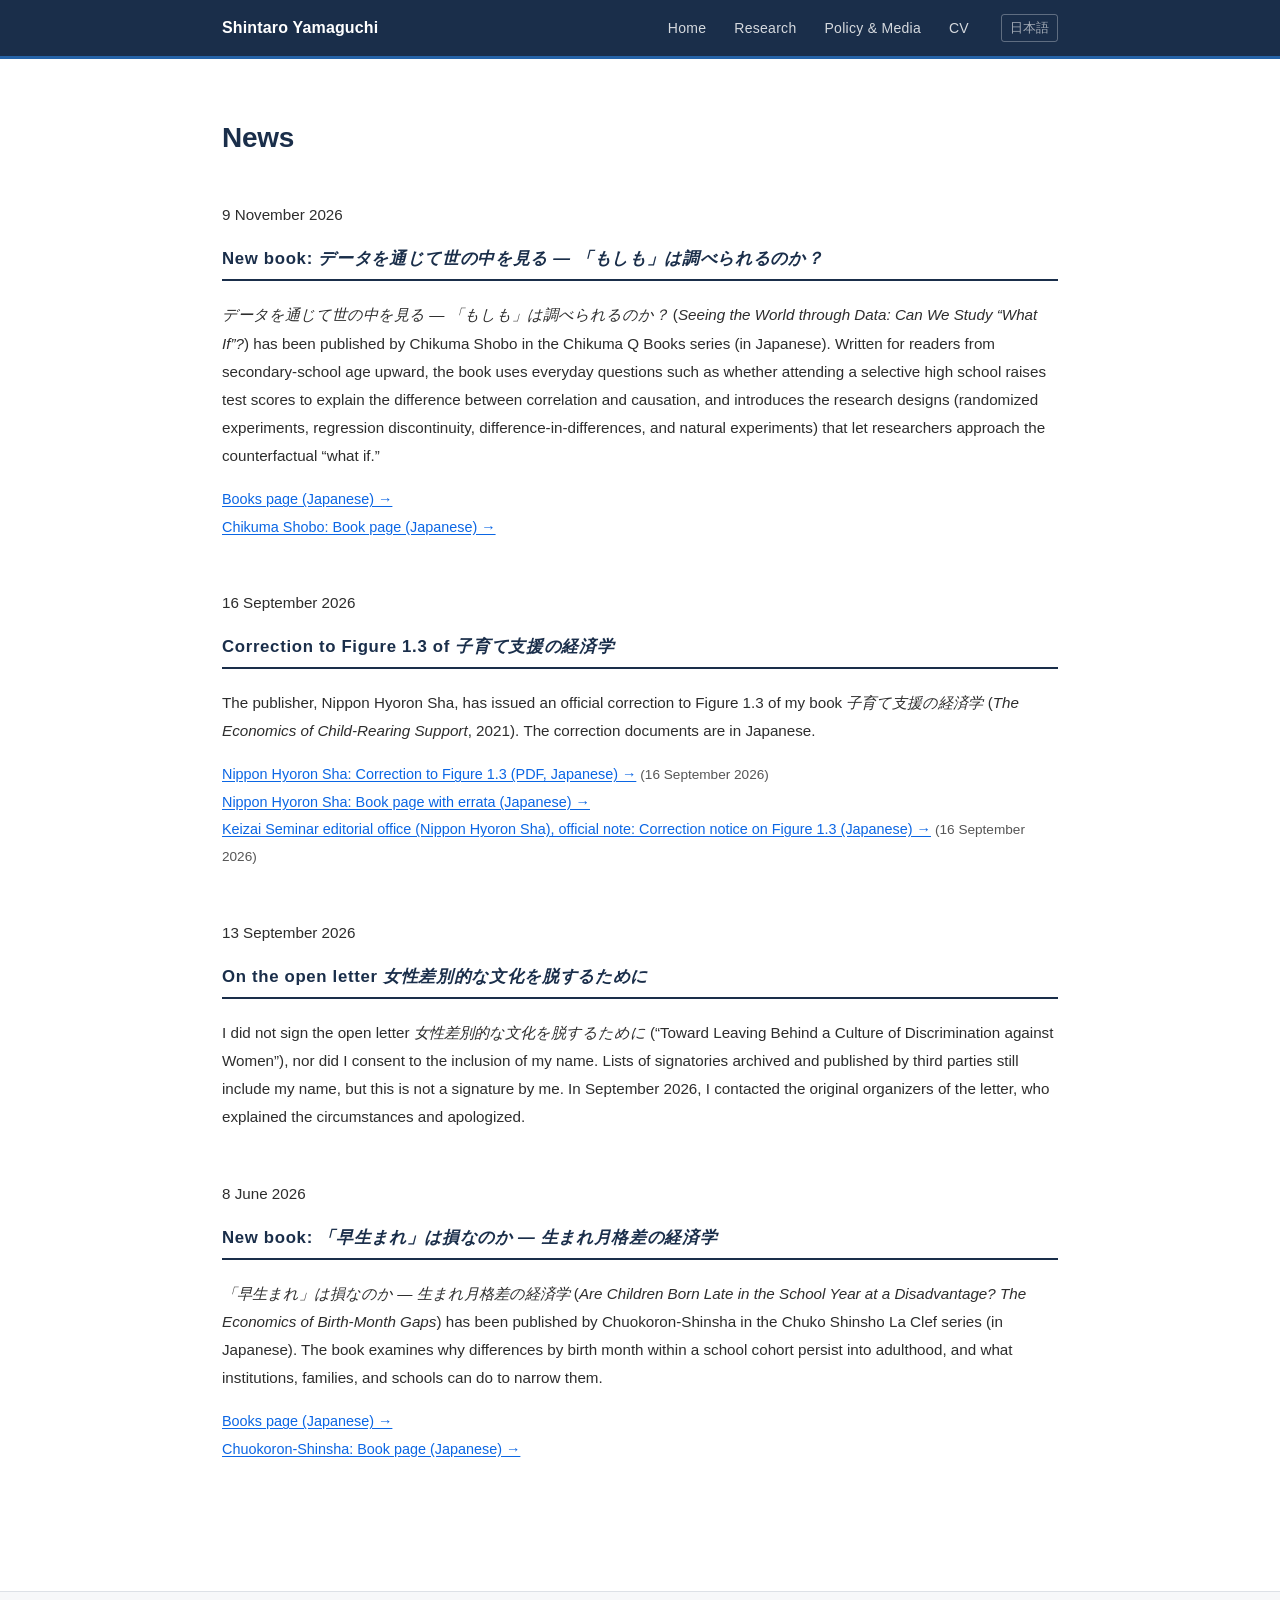
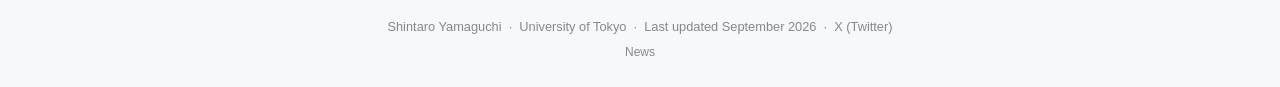
<file: news.html>
<!DOCTYPE html>
<html lang="en">
<head>
  <meta charset="UTF-8">
  <meta name="viewport" content="width=device-width, initial-scale=1.0">
  <title>News | Shintaro Yamaguchi</title>
  <meta name="description" content="News and notices from Shintaro Yamaguchi: new books データを通じて世の中を見る (November 2026) and 「早生まれ」は損なのか (June 2026), the publisher's official correction to Figure 1.3 of 子育て支援の経済学, and a statement that he did not sign the open letter 「女性差別的な文化を脱するために」.">
  <meta name="author" content="Shintaro Yamaguchi">
  <link rel="canonical" href="https://shintaroyamaguchi.github.io/news.html">
  <link rel="alternate" hreflang="en" href="https://shintaroyamaguchi.github.io/news.html">
  <link rel="alternate" hreflang="ja" href="https://shintaroyamaguchi.github.io/ja/news.html">
  <link rel="alternate" hreflang="x-default" href="https://shintaroyamaguchi.github.io/news.html">
  <meta property="og:title" content="News | Shintaro Yamaguchi">
  <meta property="og:description" content="New book (June 2026), publisher's correction to Figure 1.3 of 子育て支援の経済学, and a statement on the open letter signatory list.">
  <meta property="og:url" content="https://shintaroyamaguchi.github.io/news.html">
  <meta property="og:type" content="website">
  <meta property="og:image" content="https://shintaroyamaguchi.github.io/yamaguchi.jpg">
  <meta property="og:image:width" content="696">
  <meta property="og:image:height" content="746">
  <link rel="stylesheet" href="style.css">
  <link rel="icon" type="image/svg+xml" href="favicon.svg">
  <style>
    h1.page-title {
      font-size: 1.75rem;
      font-weight: 700;
      color: var(--navy);
      letter-spacing: -0.01em;
      margin-bottom: 2.5rem;
    }

    .news-date {
      font-size: 0.8rem;
      color: var(--gray-lt);
      margin-bottom: 0.35rem;
    }

    .section {
      margin-bottom: 3rem;
    }

    .section-title {
      font-size: 1.05rem;
      font-weight: 700;
      color: var(--navy);
      letter-spacing: 0.04em;
      border-bottom: 2px solid var(--navy);
      padding-bottom: 0.4rem;
      margin-bottom: 1.25rem;
    }

    .section p {
      font-size: 0.95rem;
      color: var(--gray-dk);
      line-height: 1.85;
      margin-bottom: 1rem;
    }

    .ref-list {
      list-style: none;
      font-size: 0.9rem;
      line-height: 1.9;
    }

    .ref-list a {
      color: #0b66e4;
      font-weight: 500;
    }

    .ref-list a:hover {
      color: #2e85ff;
    }

    .ref-meta {
      color: var(--gray);
      font-size: 0.85rem;
    }

  </style>
</head>
<body>

<header>
  <nav>
    <a href="index.html" class="nav-name">Shintaro Yamaguchi</a>
    <div class="nav-right">
      <ul class="nav-links">
        <li><a href="index.html">Home</a></li>
        <li><a href="research.html">Research</a></li>
        <li><a href="policy.html">Policy & Media</a></li>
        <li><a href="cv.html">CV</a></li>
      </ul>
      <div class="nav-lang">
        <a href="ja/news.html">日本語</a>
      </div>
    </div>
  </nav>
</header>

<main>

  <h1 class="page-title">News</h1>

  <!-- New book -->
  <section class="section" id="data-sekai">
    <p class="news-date">9 November 2026</p>
    <h2 class="section-title">New book: <i>データを通じて世の中を見る — 「もしも」は調べられるのか？</i></h2>
    <p><i>データを通じて世の中を見る — 「もしも」は調べられるのか？</i> (<i>Seeing the World through Data: Can We Study “What If”?</i>) has been published by Chikuma Shobo in the Chikuma Q Books series (in Japanese). Written for readers from secondary-school age upward, the book uses everyday questions such as whether attending a selective high school raises test scores to explain the difference between correlation and causation, and introduces the research designs (randomized experiments, regression discontinuity, difference-in-differences, and natural experiments) that let researchers approach the counterfactual “what if.”</p>
    <ul class="ref-list">
      <li><a href="ja/books.html">Books page (Japanese) →</a></li>
      <li><a href="https://www.chikumashobo.co.jp/product/9784480251664/" target="_blank" rel="noopener">Chikuma Shobo: Book page (Japanese) →</a></li>
    </ul>
  </section>

  <!-- Correction: 子育て支援の経済学 -->
  <section class="section" id="kosodateshien">
    <p class="news-date">16 September 2026</p>
    <h2 class="section-title">Correction to Figure 1.3 of <i>子育て支援の経済学</i></h2>
    <p>The publisher, Nippon Hyoron Sha, has issued an official correction to Figure 1.3 of my book <i>子育て支援の経済学</i> (<i>The Economics of Child-Rearing Support</i>, 2021). The correction documents are in Japanese.</p>
    <ul class="ref-list">
      <li>
        <a href="https://www.nippyo.co.jp/shop/img/sg/errata55903-1_1_260916ud.pdf" target="_blank" rel="noopener">Nippon Hyoron Sha: Correction to Figure 1.3 (PDF, Japanese) →</a>
        <span class="ref-meta">(16 September 2026)</span>
      </li>
      <li>
        <a href="https://www.nippyo.co.jp/shop/book/8442.html#errataDetail" target="_blank" rel="noopener">Nippon Hyoron Sha: Book page with errata (Japanese) →</a>
      </li>
      <li>
        <a href="https://note.com/keisemi/n/na16fa9657bbb" target="_blank" rel="noopener">Keizai Seminar editorial office (Nippon Hyoron Sha), official note: Correction notice on Figure 1.3 (Japanese) →</a>
        <span class="ref-meta">(16 September 2026)</span>
      </li>
    </ul>
  </section>

  <!-- Open letter -->
  <section class="section" id="open-letter">
    <p class="news-date">13 September 2026</p>
    <h2 class="section-title">On the open letter <i>女性差別的な文化を脱するために</i></h2>
    <p>I did not sign the open letter <i>女性差別的な文化を脱するために</i> (“Toward Leaving Behind a Culture of Discrimination against Women”), nor did I consent to the inclusion of my name. Lists of signatories archived and published by third parties still include my name, but this is not a signature by me. In September 2026, I contacted the original organizers of the letter, who explained the circumstances and apologized.</p>
  </section>

  <!-- New book -->
  <section class="section" id="hayaumare">
    <p class="news-date">8 June 2026</p>
    <h2 class="section-title">New book: <i>「早生まれ」は損なのか — 生まれ月格差の経済学</i></h2>
    <p><i>「早生まれ」は損なのか — 生まれ月格差の経済学</i> (<i>Are Children Born Late in the School Year at a Disadvantage? The Economics of Birth-Month Gaps</i>) has been published by Chuokoron-Shinsha in the Chuko Shinsho La Clef series (in Japanese). The book examines why differences by birth month within a school cohort persist into adulthood, and what institutions, families, and schools can do to narrow them.</p>
    <ul class="ref-list">
      <li><a href="ja/books.html">Books page (Japanese) →</a></li>
      <li><a href="https://www.chuko.co.jp/laclef/2026/06/150867.html" target="_blank" rel="noopener">Chuokoron-Shinsha: Book page (Japanese) →</a></li>
    </ul>
  </section>

</main>

<footer>
  <p>Shintaro Yamaguchi &nbsp;&middot;&nbsp; University of Tokyo &nbsp;&middot;&nbsp;
  Last updated September 2026 &nbsp;&middot;&nbsp;
  <a href="https://x.com/sy_mc" target="_blank" rel="noopener" style="color:inherit;">X (Twitter)</a></p>
  <p class="footer-links"><a href="news.html">News</a></p>
</footer>

</body>
</html>
</file>
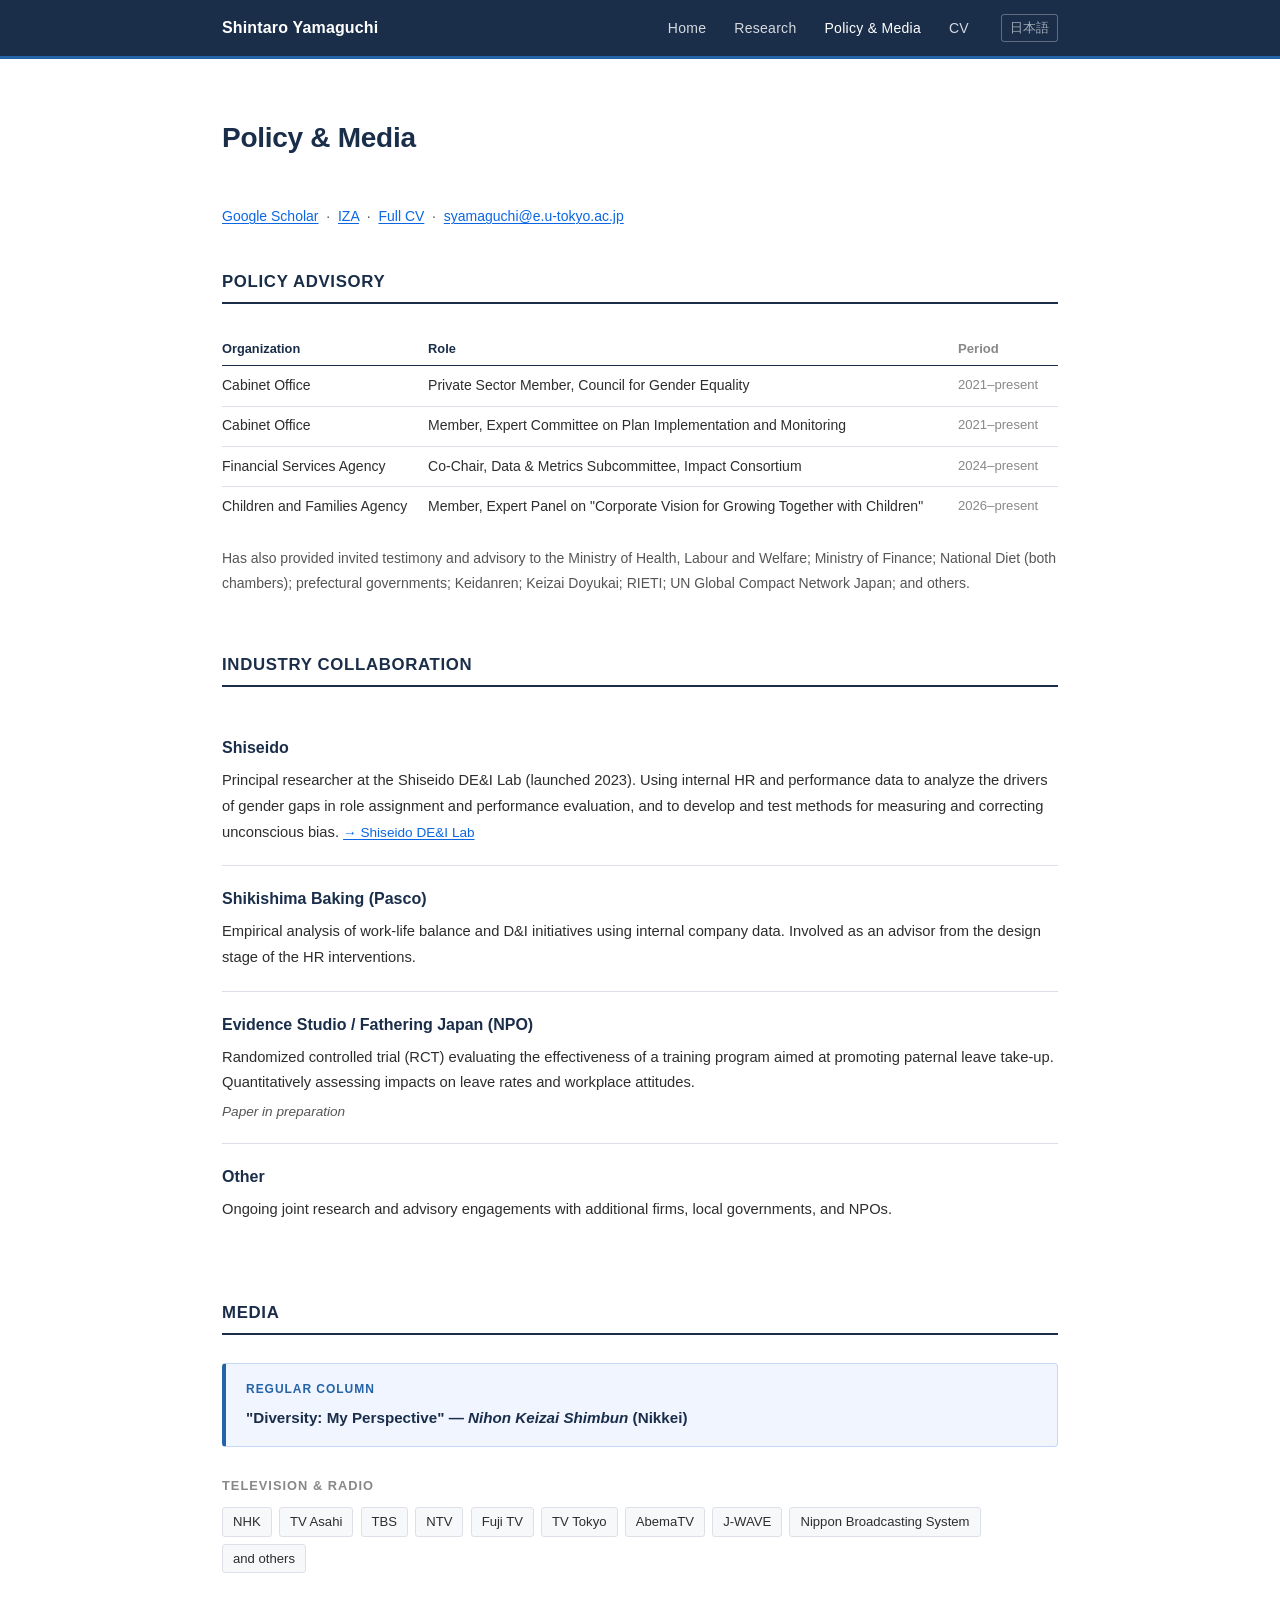
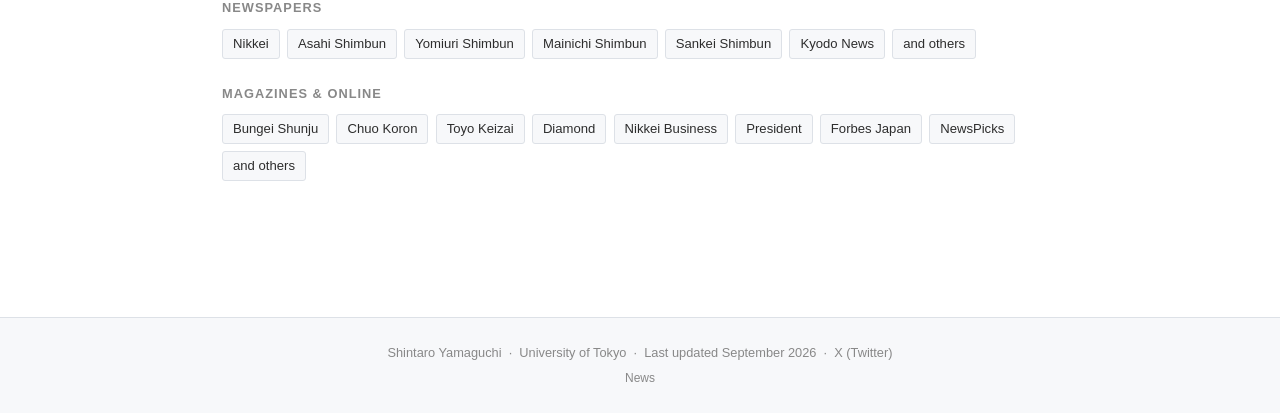
<file: policy.html>
<!DOCTYPE html>
<html lang="en">
<head>
  <meta charset="UTF-8">
  <meta name="viewport" content="width=device-width, initial-scale=1.0">
  <title>Policy & Media | Shintaro Yamaguchi</title>
  <meta name="description" content="Policy advisory, industry collaboration, and media activities of Shintaro Yamaguchi (University of Tokyo). Government advisory roles, joint research with firms, and major media appearances.">
  <meta name="author" content="Shintaro Yamaguchi">
  <link rel="canonical" href="https://shintaroyamaguchi.github.io/policy.html">
  <meta property="og:title" content="Policy & Media | Shintaro Yamaguchi">
  <meta property="og:description" content="Policy advisory, industry collaboration, and media activities of Professor Shintaro Yamaguchi.">
  <meta property="og:url" content="https://shintaroyamaguchi.github.io/policy.html">
  <meta property="og:type" content="website">
  <meta property="og:image" content="https://shintaroyamaguchi.github.io/yamaguchi.jpg">
  <meta property="og:image:width" content="696">
  <meta property="og:image:height" content="746">
  <link rel="stylesheet" href="style.css">
  <link rel="icon" type="image/svg+xml" href="favicon.svg">
  <style>
    h1.page-title {
      font-size: 1.75rem;
      font-weight: 700;
      color: var(--navy);
      letter-spacing: -0.01em;
      margin-bottom: 2.75rem;
    }

    /* ── Sections ─────────────────────────────────────────────────── */
    .section {
      margin-bottom: 3.5rem;
    }

    .section-title {
      font-size: 1.05rem;
      font-weight: 700;
      color: var(--navy);
      letter-spacing: 0.04em;
      text-transform: uppercase;
      border-bottom: 2px solid var(--navy);
      padding-bottom: 0.4rem;
      margin-bottom: 1.75rem;
    }

    /* ── Advisory table ──────────────────────────────────────────── */
    .advisory-table {
      width: 100%;
      border-collapse: collapse;
      font-size: 0.875rem;
    }

    .advisory-table th {
      text-align: left;
      font-weight: 600;
      color: var(--navy);
      font-size: 0.8rem;
      border-bottom: 1px solid var(--navy);
      padding: 0.35rem 0.75rem 0.35rem 0;
    }

    .advisory-table td {
      padding: 0.55rem 0.75rem 0.55rem 0;
      border-bottom: 1px solid var(--border);
      vertical-align: top;
      line-height: 1.55;
      font-size: 0.875rem;
      color: var(--gray-dk);
    }

    .advisory-table tr:last-child td {
      border-bottom: none;
    }

    .advisory-table .col-period {
      white-space: nowrap;
      color: var(--gray-lt);
      font-size: 0.82rem;
      width: 100px;
    }

    .advisory-table .col-org {
      white-space: nowrap;
      width: 130px;
      color: var(--gray);
      font-size: 0.82rem;
    }

    /* ── Advisory / Engagement list ──────────────────────────────── */
    .engage-list {
      list-style: none;
    }

    .engage-item {
      display: grid;
      grid-template-columns: 180px 1fr;
      gap: 0 1rem;
      padding: 0.55rem 0;
      border-bottom: 1px solid var(--border);
      font-size: 0.92rem;
      align-items: baseline;
    }

    .engage-item:last-child {
      border-bottom: none;
    }

    .engage-cat {
      font-size: 0.82rem;
      color: var(--gray-lt);
      white-space: nowrap;
    }

    .engage-name {
      color: var(--gray-dk);
      line-height: 1.6;
    }

    /* ── Research collaboration cards ────────────────────────────── */
    .collab-list {
      list-style: none;
      display: flex;
      flex-direction: column;
      gap: 0;
    }

    .collab-item {
      padding: 1.25rem 0;
      border-bottom: 1px solid var(--border);
    }

    .collab-item:last-child {
      border-bottom: none;
    }

    .collab-org {
      font-size: 1rem;
      font-weight: 600;
      color: var(--navy);
      margin-bottom: 0.4rem;
    }

    .collab-desc {
      font-size: 0.92rem;
      color: var(--gray-dk);
      line-height: 1.75;
    }

    .collab-desc a {
      font-size: 0.85rem;
    }

    .collab-note {
      font-size: 0.85rem;
      color: var(--gray);
      margin-top: 0.3rem;
      font-style: italic;
    }

    /* ── Media tags ──────────────────────────────────────────────── */
    .media-block {
      margin-bottom: 1.5rem;
    }

    .media-label {
      font-size: 0.8rem;
      font-weight: 600;
      color: var(--gray-lt);
      letter-spacing: 0.08em;
      text-transform: uppercase;
      margin-bottom: 0.65rem;
    }

    .tag-group {
      display: flex;
      flex-wrap: wrap;
      gap: 0.45rem;
    }

    .tag {
      font-size: 0.82rem;
      color: var(--gray-dk);
      background: var(--bg-lt);
      border: 1px solid var(--border);
      padding: 3px 10px;
      border-radius: 3px;
      white-space: nowrap;
    }

    /* ── Featured ────────────────────────────────────────────────── */
    .featured {
      margin-bottom: 1.75rem;
      padding: 1rem 1.25rem;
      background: #f0f5ff;
      border: 1px solid #c5d8f5;
      border-left: 4px solid var(--blue);
      border-radius: 4px;
    }

    .featured-label {
      font-size: 0.75rem;
      font-weight: 600;
      color: var(--blue);
      letter-spacing: 0.08em;
      text-transform: uppercase;
      margin-bottom: 0.35rem;
    }

    .featured-body {
      font-size: 0.95rem;
      font-weight: 600;
      color: var(--navy);
    }

    .featured-sub {
      font-size: 0.875rem;
      color: var(--gray);
      margin-top: 0.15rem;
    }

    @media (max-width: 640px) {
      .engage-item { grid-template-columns: 1fr; gap: 0.1rem; }
      .engage-cat { font-size: 0.75rem; }
    }
  </style>
</head>
<body>

<!-- ── Navigation ──────────────────────────────────────────────────── -->
<header>
  <nav>
    <a href="index.html" class="nav-name">Shintaro Yamaguchi</a>
    <div class="nav-right">
      <ul class="nav-links">
        <li><a href="index.html">Home</a></li>
        <li><a href="research.html">Research</a></li>
        <li><a href="policy.html" class="active">Policy & Media</a></li>
        <li><a href="cv.html">CV</a></li>
      </ul>
      <div class="nav-lang">
        <a href="ja/index.html">日本語</a>
      </div>
    </div>
  </nav>
</header>

<!-- ── Main Content ─────────────────────────────────────────────────── -->
<main>

  <h1 class="page-title">Policy &amp; Media</h1>

  <!-- Profile links -->
  <p style="margin-bottom: 2.5rem; font-size: 0.875rem; color: var(--gray);">
    <a href="https://scholar.google.com/citations?user=gEKnqc8AAAAJ&hl=en" target="_blank" rel="noopener">Google Scholar</a>
    &nbsp;&middot;&nbsp;
    <a href="https://www.iza.org/person/31714/shintaro-yamaguchi" target="_blank" rel="noopener">IZA</a>
    &nbsp;&middot;&nbsp;
    <a href="cv.html">Full CV</a>
    &nbsp;&middot;&nbsp;
    <a href="mailto:syamaguchi@e.u-tokyo.ac.jp">syamaguchi@e.u-tokyo.ac.jp</a>
  </p>

  <!-- Policy Advisory -->
  <section class="section">
    <h2 class="section-title">Policy Advisory</h2>

    <table class="advisory-table">
      <thead>
        <tr>
          <th>Organization</th>
          <th>Role</th>
          <th class="col-period">Period</th>
        </tr>
      </thead>
      <tbody>
        <tr>
          <td>Cabinet Office</td>
          <td>Private Sector Member, Council for Gender Equality</td>
          <td class="col-period">2021–present</td>
        </tr>
        <tr>
          <td>Cabinet Office</td>
          <td>Member, Expert Committee on Plan Implementation and Monitoring</td>
          <td class="col-period">2021–present</td>
        </tr>
        <tr>
          <td>Financial Services Agency</td>
          <td>Co-Chair, Data &amp; Metrics Subcommittee, Impact Consortium</td>
          <td class="col-period">2024–present</td>
        </tr>
        <tr>
          <td>Children and Families Agency</td>
          <td>Member, Expert Panel on "Corporate Vision for Growing Together with Children"</td>
          <td class="col-period">2026–present</td>
        </tr>
      </tbody>
    </table>

    <p style="margin-top: 1.25rem; font-size: 0.875rem; color: var(--gray); line-height: 1.75;">
      Has also provided invited testimony and advisory to the Ministry of Health, Labour and Welfare; Ministry of Finance; National Diet (both chambers); prefectural governments; Keidanren; Keizai Doyukai; RIETI; UN Global Compact Network Japan; and others.
    </p>
  </section>

  <!-- Industry Collaboration -->
  <section class="section">
    <h2 class="section-title">Industry Collaboration</h2>
    <ul class="collab-list">

      <li class="collab-item">
        <p class="collab-org">Shiseido</p>
        <p class="collab-desc">
          Principal researcher at the Shiseido DE&amp;I Lab (launched 2023). Using internal HR and performance data to analyze the drivers of gender gaps in role assignment and performance evaluation, and to develop and test methods for measuring and correcting unconscious bias.
          <a href="https://corp.shiseido.com/deilab/en/" target="_blank" rel="noopener">→ Shiseido DE&amp;I Lab</a>
        </p>
      </li>

      <li class="collab-item">
        <p class="collab-org">Shikishima Baking (Pasco)</p>
        <p class="collab-desc">
          Empirical analysis of work-life balance and D&amp;I initiatives using internal company data. Involved as an advisor from the design stage of the HR interventions.
        </p>
      </li>

      <li class="collab-item">
        <p class="collab-org">Evidence Studio / Fathering Japan (NPO)</p>
        <p class="collab-desc">
          Randomized controlled trial (RCT) evaluating the effectiveness of a training program aimed at promoting paternal leave take-up. Quantitatively assessing impacts on leave rates and workplace attitudes.
        </p>
        <p class="collab-note">Paper in preparation</p>
      </li>

      <li class="collab-item">
        <p class="collab-org">Other</p>
        <p class="collab-desc">
          Ongoing joint research and advisory engagements with additional firms, local governments, and NPOs.
        </p>
      </li>

    </ul>
  </section>

  <!-- Media -->
  <section class="section">
    <h2 class="section-title">Media</h2>

    <div class="featured">
      <p class="featured-label">Regular Column</p>
      <p class="featured-body">"Diversity: My Perspective" — <em>Nihon Keizai Shimbun</em> (Nikkei)</p>
    </div>

    <div class="media-block">
      <p class="media-label">Television &amp; Radio</p>
      <div class="tag-group">
        <span class="tag">NHK</span>
        <span class="tag">TV Asahi</span>
        <span class="tag">TBS</span>
        <span class="tag">NTV</span>
        <span class="tag">Fuji TV</span>
        <span class="tag">TV Tokyo</span>
        <span class="tag">AbemaTV</span>
        <span class="tag">J-WAVE</span>
        <span class="tag">Nippon Broadcasting System</span>
        <span class="tag">and others</span>
      </div>
    </div>

    <div class="media-block">
      <p class="media-label">Newspapers</p>
      <div class="tag-group">
        <span class="tag">Nikkei</span>
        <span class="tag">Asahi Shimbun</span>
        <span class="tag">Yomiuri Shimbun</span>
        <span class="tag">Mainichi Shimbun</span>
        <span class="tag">Sankei Shimbun</span>
        <span class="tag">Kyodo News</span>
        <span class="tag">and others</span>
      </div>
    </div>

    <div class="media-block">
      <p class="media-label">Magazines &amp; Online</p>
      <div class="tag-group">
        <span class="tag">Bungei Shunju</span>
        <span class="tag">Chuo Koron</span>
        <span class="tag">Toyo Keizai</span>
        <span class="tag">Diamond</span>
        <span class="tag">Nikkei Business</span>
        <span class="tag">President</span>
        <span class="tag">Forbes Japan</span>
        <span class="tag">NewsPicks</span>
        <span class="tag">and others</span>
      </div>
    </div>

  </section>

</main>

<!-- ── Footer ───────────────────────────────────────────────────────── -->
<footer>
  <p>Shintaro Yamaguchi &nbsp;&middot;&nbsp; University of Tokyo &nbsp;&middot;&nbsp;
  Last updated September 2026 &nbsp;&middot;&nbsp;
  <a href="https://x.com/sy_mc" target="_blank" rel="noopener" style="color:inherit;">X (Twitter)</a></p>
  <p class="footer-links"><a href="news.html">News</a></p>
</footer>

</body>
</html>
</file>
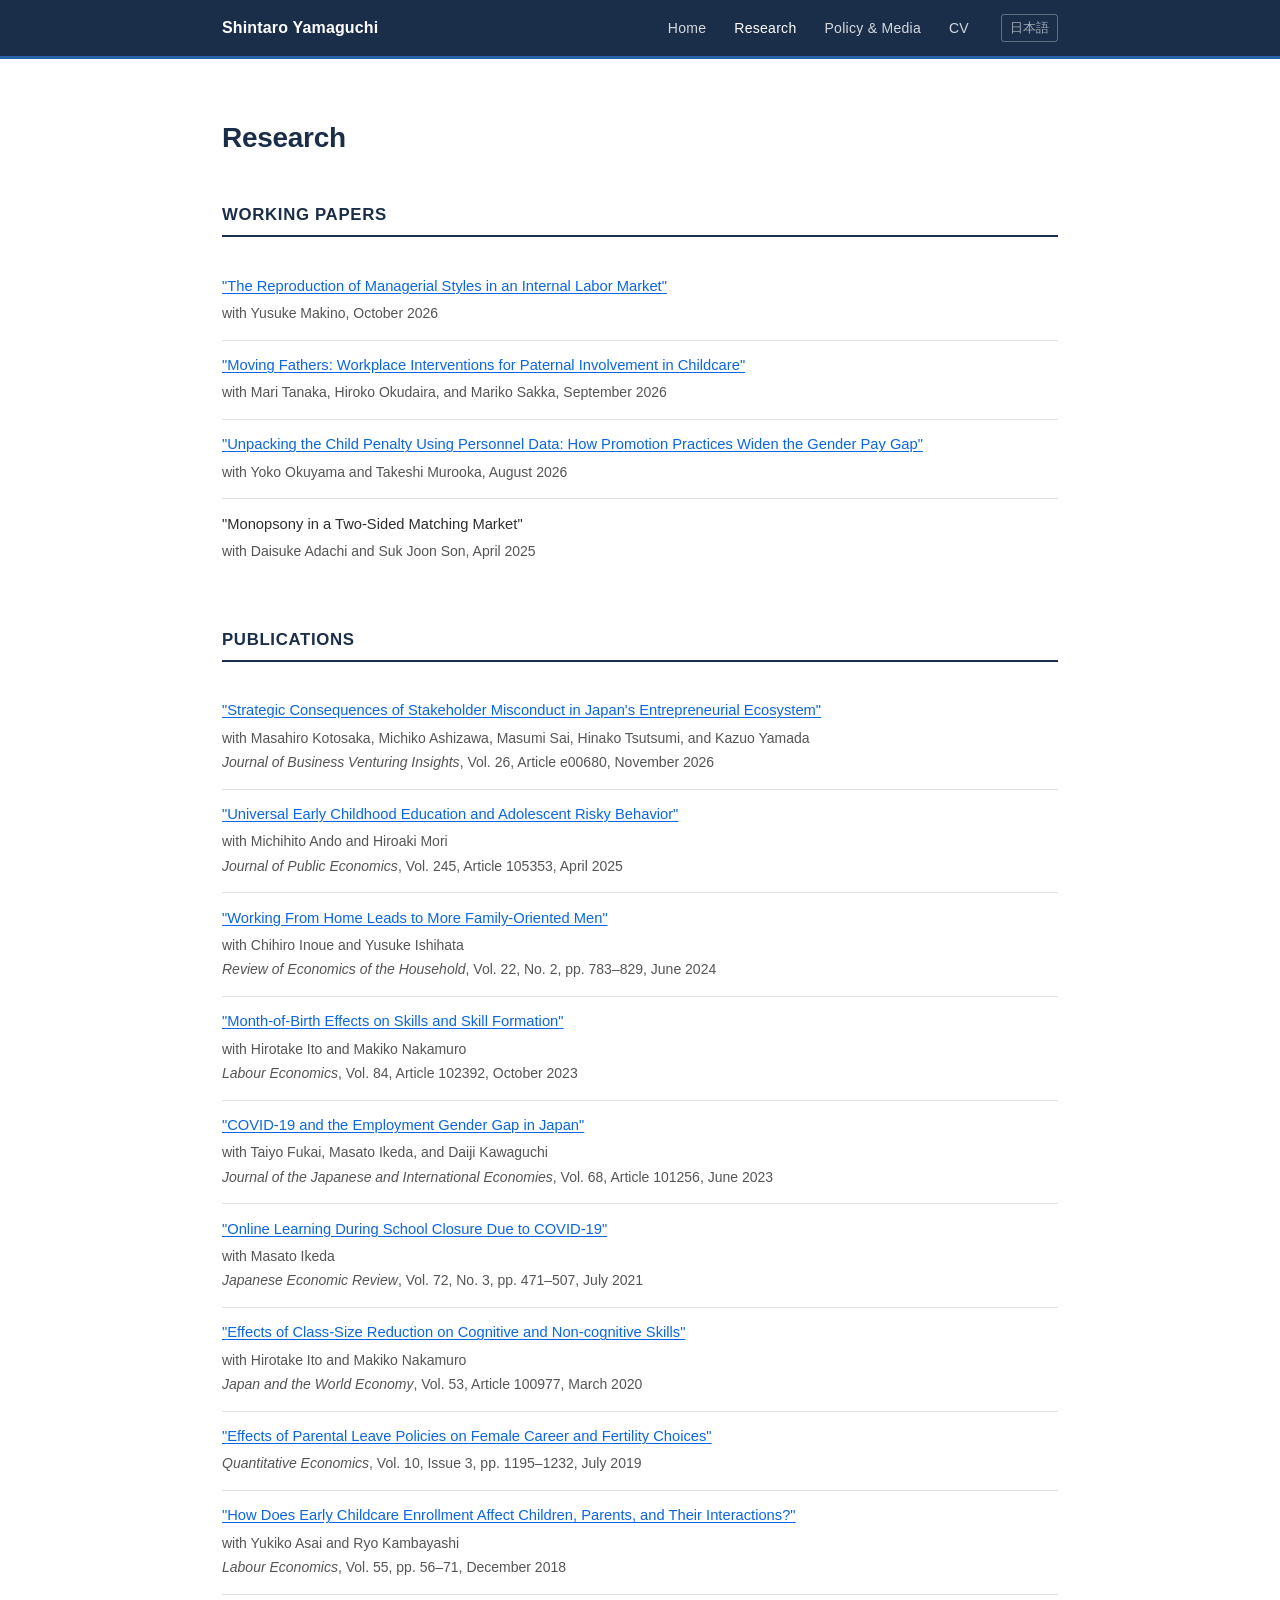
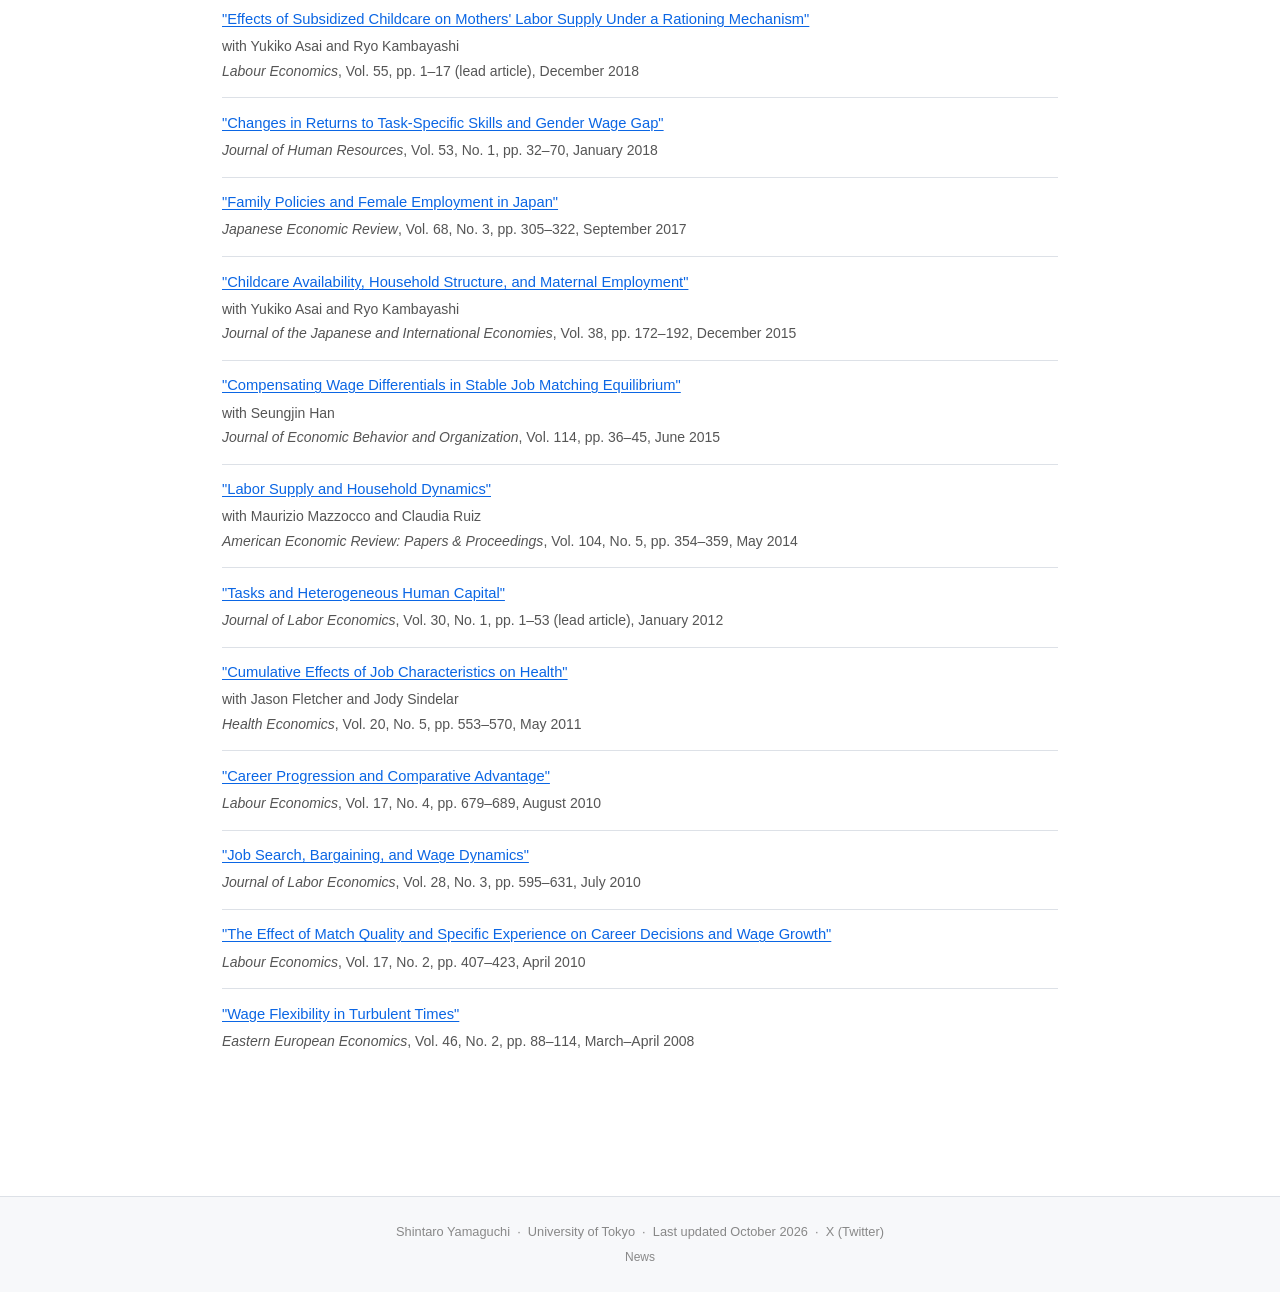
<file: research.html>
<!DOCTYPE html>
<html lang="en">
<head>
  <meta charset="UTF-8">
  <meta name="viewport" content="width=device-width, initial-scale=1.0">
  <title>Research | Shintaro Yamaguchi</title>
  <meta name="description" content="Publications and working papers by Shintaro Yamaguchi (University of Tokyo) on labor economics, gender wage gaps, parental leave, childcare, and child development.">
  <meta name="author" content="Shintaro Yamaguchi">
  <link rel="canonical" href="https://shintaroyamaguchi.github.io/research.html">
  <meta property="og:title" content="Research | Shintaro Yamaguchi">
  <meta property="og:description" content="Publications and working papers on labor economics, gender wage gaps, parental leave, and childcare policy.">
  <meta property="og:url" content="https://shintaroyamaguchi.github.io/research.html">
  <meta property="og:type" content="website">
  <meta property="og:image" content="https://shintaroyamaguchi.github.io/yamaguchi.jpg">
  <meta property="og:image:width" content="696">
  <meta property="og:image:height" content="746">
  <link rel="stylesheet" href="style.css">
  <link rel="icon" type="image/svg+xml" href="favicon.svg">
  <style>
    h1.page-title {
      font-size: 1.75rem;
      font-weight: 700;
      color: var(--navy);
      letter-spacing: -0.01em;
      margin-bottom: 2.5rem;
    }

    .section {
      margin-bottom: 3rem;
    }

    .section-title {
      font-size: 1.05rem;
      font-weight: 700;
      color: var(--navy);
      letter-spacing: 0.04em;
      text-transform: uppercase;
      border-bottom: 2px solid var(--navy);
      padding-bottom: 0.4rem;
      margin-bottom: 1.5rem;
    }

    .pub-list {
      list-style: none;
    }

    .pub-item {
      padding: 0.9rem 0;
      border-bottom: 1px solid var(--border);
      font-size: 0.92rem;
    }

    .pub-item:last-child {
      border-bottom: none;
    }

    .pub-title {
      font-style: normal;
      color: var(--gray-dk);
      display: block;
      margin-bottom: 0.25rem;
      line-height: 1.45;
    }

    .pub-title a {
      color: #0b66e4;
    }

    .pub-title a:hover {
      color: #2e85ff;
    }

    .pub-meta {
      color: var(--gray);
      font-size: 0.875rem;
      line-height: 1.6;
    }

    .pub-meta .journal {
      font-style: italic;
    }
  </style>
</head>
<body>

<header>
  <nav>
    <a href="index.html" class="nav-name">Shintaro Yamaguchi</a>
    <div class="nav-right">
      <ul class="nav-links">
        <li><a href="index.html">Home</a></li>
        <li><a href="research.html" class="active">Research</a></li>
        <li><a href="policy.html">Policy & Media</a></li>
        <li><a href="cv.html">CV</a></li>
      </ul>
      <div class="nav-lang">
        <a href="ja/index.html">日本語</a>
      </div>
    </div>
  </nav>
</header>

<main>

  <h1 class="page-title">Research</h1>

  <!-- Working Papers -->
  <section class="section">
    <h2 class="section-title">Working Papers</h2>
    <ul class="pub-list">

      <li class="pub-item">
        <span class="pub-title">
          <a href="https://ssrn.com/abstract=7608640">"The Reproduction of Managerial Styles in an Internal Labor Market"</a>
        </span>
        <span class="pub-meta">
          with Yusuke Makino, October 2026
        </span>
      </li>

      <li class="pub-item">
        <span class="pub-title">
          <a href="https://docs.iza.org/dp18913.pdf">"Moving Fathers: Workplace Interventions for Paternal Involvement in Childcare"</a>
        </span>
        <span class="pub-meta">
          with Mari Tanaka, Hiroko Okudaira, and Mariko Sakka, September 2026
        </span>
      </li>

      <li class="pub-item">
        <span class="pub-title">
          <a href="https://ssrn.com/abstract=5381570">"Unpacking the Child Penalty Using Personnel Data: How Promotion Practices Widen the Gender Pay Gap"</a>
        </span>
        <span class="pub-meta">
          with Yoko Okuyama and Takeshi Murooka, August 2026
        </span>
      </li>

      <li class="pub-item">
        <span class="pub-title">"Monopsony in a Two-Sided Matching Market"</span>
        <span class="pub-meta">
          with Daisuke Adachi and Suk Joon Son, April 2025
        </span>
      </li>

    </ul>
  </section>

  <!-- Publications -->
  <section class="section">
    <h2 class="section-title">Publications</h2>
    <ul class="pub-list">

      <li class="pub-item">
        <span class="pub-title">
          <a href="https://doi.org/10.1016/j.jbvi.2026.e00680">"Strategic Consequences of Stakeholder Misconduct in Japan's Entrepreneurial Ecosystem"</a>
        </span>
        <span class="pub-meta">
          with Masahiro Kotosaka, Michiko Ashizawa, Masumi Sai, Hinako Tsutsumi, and Kazuo Yamada<br>
          <span class="journal">Journal of Business Venturing Insights</span>, Vol. 26, Article e00680, November 2026
        </span>
      </li>

      <li class="pub-item">
        <span class="pub-title">
          <a href="https://doi.org/10.1016/j.jpubeco.2025.105353">"Universal Early Childhood Education and Adolescent Risky Behavior"</a>
        </span>
        <span class="pub-meta">
          with Michihito Ando and Hiroaki Mori<br>
          <span class="journal">Journal of Public Economics</span>, Vol. 245, Article 105353, April 2025
        </span>
      </li>

      <li class="pub-item">
        <span class="pub-title">
          <a href="https://doi.org/10.1007/s11150-023-09682-6">"Working From Home Leads to More Family-Oriented Men"</a>
        </span>
        <span class="pub-meta">
          with Chihiro Inoue and Yusuke Ishihata<br>
          <span class="journal">Review of Economics of the Household</span>, Vol. 22, No. 2, pp. 783–829, June 2024
        </span>
      </li>

      <li class="pub-item">
        <span class="pub-title">
          <a href="https://doi.org/10.1016/j.labeco.2023.102392">"Month-of-Birth Effects on Skills and Skill Formation"</a>
        </span>
        <span class="pub-meta">
          with Hirotake Ito and Makiko Nakamuro<br>
          <span class="journal">Labour Economics</span>, Vol. 84, Article 102392, October 2023
        </span>
      </li>

      <li class="pub-item">
        <span class="pub-title">
          <a href="https://doi.org/10.1016/j.jjie.2023.101256">"COVID-19 and the Employment Gender Gap in Japan"</a>
        </span>
        <span class="pub-meta">
          with Taiyo Fukai, Masato Ikeda, and Daiji Kawaguchi<br>
          <span class="journal">Journal of the Japanese and International Economies</span>, Vol. 68, Article 101256, June 2023
        </span>
      </li>

      <li class="pub-item">
        <span class="pub-title">
          <a href="https://doi.org/10.1007/s42973-021-00079-7">"Online Learning During School Closure Due to COVID-19"</a>
        </span>
        <span class="pub-meta">
          with Masato Ikeda<br>
          <span class="journal">Japanese Economic Review</span>, Vol. 72, No. 3, pp. 471–507, July 2021
        </span>
      </li>

      <li class="pub-item">
        <span class="pub-title">
          <a href="https://doi.org/10.1016/j.japwor.2019.100977">"Effects of Class-Size Reduction on Cognitive and Non-cognitive Skills"</a>
        </span>
        <span class="pub-meta">
          with Hirotake Ito and Makiko Nakamuro<br>
          <span class="journal">Japan and the World Economy</span>, Vol. 53, Article 100977, March 2020
        </span>
      </li>

      <li class="pub-item">
        <span class="pub-title">
          <a href="https://doi.org/10.3982/QE965">"Effects of Parental Leave Policies on Female Career and Fertility Choices"</a>
        </span>
        <span class="pub-meta">
          <span class="journal">Quantitative Economics</span>, Vol. 10, Issue 3, pp. 1195–1232, July 2019
        </span>
      </li>

      <li class="pub-item">
        <span class="pub-title">
          <a href="https://doi.org/10.1016/j.labeco.2018.08.006">"How Does Early Childcare Enrollment Affect Children, Parents, and Their Interactions?"</a>
        </span>
        <span class="pub-meta">
          with Yukiko Asai and Ryo Kambayashi<br>
          <span class="journal">Labour Economics</span>, Vol. 55, pp. 56–71, December 2018
        </span>
      </li>

      <li class="pub-item">
        <span class="pub-title">
          <a href="https://doi.org/10.1016/j.labeco.2018.07.009">"Effects of Subsidized Childcare on Mothers' Labor Supply Under a Rationing Mechanism"</a>
        </span>
        <span class="pub-meta">
          with Yukiko Asai and Ryo Kambayashi<br>
          <span class="journal">Labour Economics</span>, Vol. 55, pp. 1–17 (lead article), December 2018
        </span>
      </li>

      <li class="pub-item">
        <span class="pub-title">
          <a href="https://doi.org/10.3368/jhr.53.1.1214-6813R2">"Changes in Returns to Task-Specific Skills and Gender Wage Gap"</a>
        </span>
        <span class="pub-meta">
          <span class="journal">Journal of Human Resources</span>, Vol. 53, No. 1, pp. 32–70, January 2018
        </span>
      </li>

      <li class="pub-item">
        <span class="pub-title">
          <a href="https://doi.org/10.1111/jere.12136">"Family Policies and Female Employment in Japan"</a>
        </span>
        <span class="pub-meta">
          <span class="journal">Japanese Economic Review</span>, Vol. 68, No. 3, pp. 305–322, September 2017
        </span>
      </li>

      <li class="pub-item">
        <span class="pub-title">
          <a href="https://doi.org/10.1016/j.jjie.2015.05.009">"Childcare Availability, Household Structure, and Maternal Employment"</a>
        </span>
        <span class="pub-meta">
          with Yukiko Asai and Ryo Kambayashi<br>
          <span class="journal">Journal of the Japanese and International Economies</span>, Vol. 38, pp. 172–192, December 2015
        </span>
      </li>

      <li class="pub-item">
        <span class="pub-title">
          <a href="https://doi.org/10.1016/j.jebo.2015.03.011">"Compensating Wage Differentials in Stable Job Matching Equilibrium"</a>
        </span>
        <span class="pub-meta">
          with Seungjin Han<br>
          <span class="journal">Journal of Economic Behavior and Organization</span>, Vol. 114, pp. 36–45, June 2015
        </span>
      </li>

      <li class="pub-item">
        <span class="pub-title">
          <a href="https://doi.org/10.1257/aer.104.5.354">"Labor Supply and Household Dynamics"</a>
        </span>
        <span class="pub-meta">
          with Maurizio Mazzocco and Claudia Ruiz<br>
          <span class="journal">American Economic Review: Papers &amp; Proceedings</span>, Vol. 104, No. 5, pp. 354–359, May 2014
        </span>
      </li>

      <li class="pub-item">
        <span class="pub-title">
          <a href="https://doi.org/10.1086/662066">"Tasks and Heterogeneous Human Capital"</a>
        </span>
        <span class="pub-meta">
          <span class="journal">Journal of Labor Economics</span>, Vol. 30, No. 1, pp. 1–53 (lead article), January 2012
        </span>
      </li>

      <li class="pub-item">
        <span class="pub-title">
          <a href="https://doi.org/10.1002/hec.1616">"Cumulative Effects of Job Characteristics on Health"</a>
        </span>
        <span class="pub-meta">
          with Jason Fletcher and Jody Sindelar<br>
          <span class="journal">Health Economics</span>, Vol. 20, No. 5, pp. 553–570, May 2011
        </span>
      </li>

      <li class="pub-item">
        <span class="pub-title">
          <a href="https://doi.org/10.1016/j.labeco.2010.01.006">"Career Progression and Comparative Advantage"</a>
        </span>
        <span class="pub-meta">
          <span class="journal">Labour Economics</span>, Vol. 17, No. 4, pp. 679–689, August 2010
        </span>
      </li>

      <li class="pub-item">
        <span class="pub-title">
          <a href="https://doi.org/10.1086/651954">"Job Search, Bargaining, and Wage Dynamics"</a>
        </span>
        <span class="pub-meta">
          <span class="journal">Journal of Labor Economics</span>, Vol. 28, No. 3, pp. 595–631, July 2010
        </span>
      </li>

      <li class="pub-item">
        <span class="pub-title">
          <a href="https://doi.org/10.1016/j.labeco.2009.07.002">"The Effect of Match Quality and Specific Experience on Career Decisions and Wage Growth"</a>
        </span>
        <span class="pub-meta">
          <span class="journal">Labour Economics</span>, Vol. 17, No. 2, pp. 407–423, April 2010
        </span>
      </li>

      <li class="pub-item">
        <span class="pub-title">
          <a href="https://doi.org/10.2753/EEE0012-8775460204">"Wage Flexibility in Turbulent Times"</a>
        </span>
        <span class="pub-meta">
          <span class="journal">Eastern European Economics</span>, Vol. 46, No. 2, pp. 88–114, March–April 2008
        </span>
      </li>

    </ul>
  </section>

</main>

<footer>
  <p>Shintaro Yamaguchi &nbsp;&middot;&nbsp; University of Tokyo &nbsp;&middot;&nbsp;
  Last updated October 2026 &nbsp;&middot;&nbsp;
  <a href="https://x.com/sy_mc" target="_blank" rel="noopener" style="color:inherit;">X (Twitter)</a></p>
  <p class="footer-links"><a href="news.html">News</a></p>
</footer>

</body>
</html>
</file>
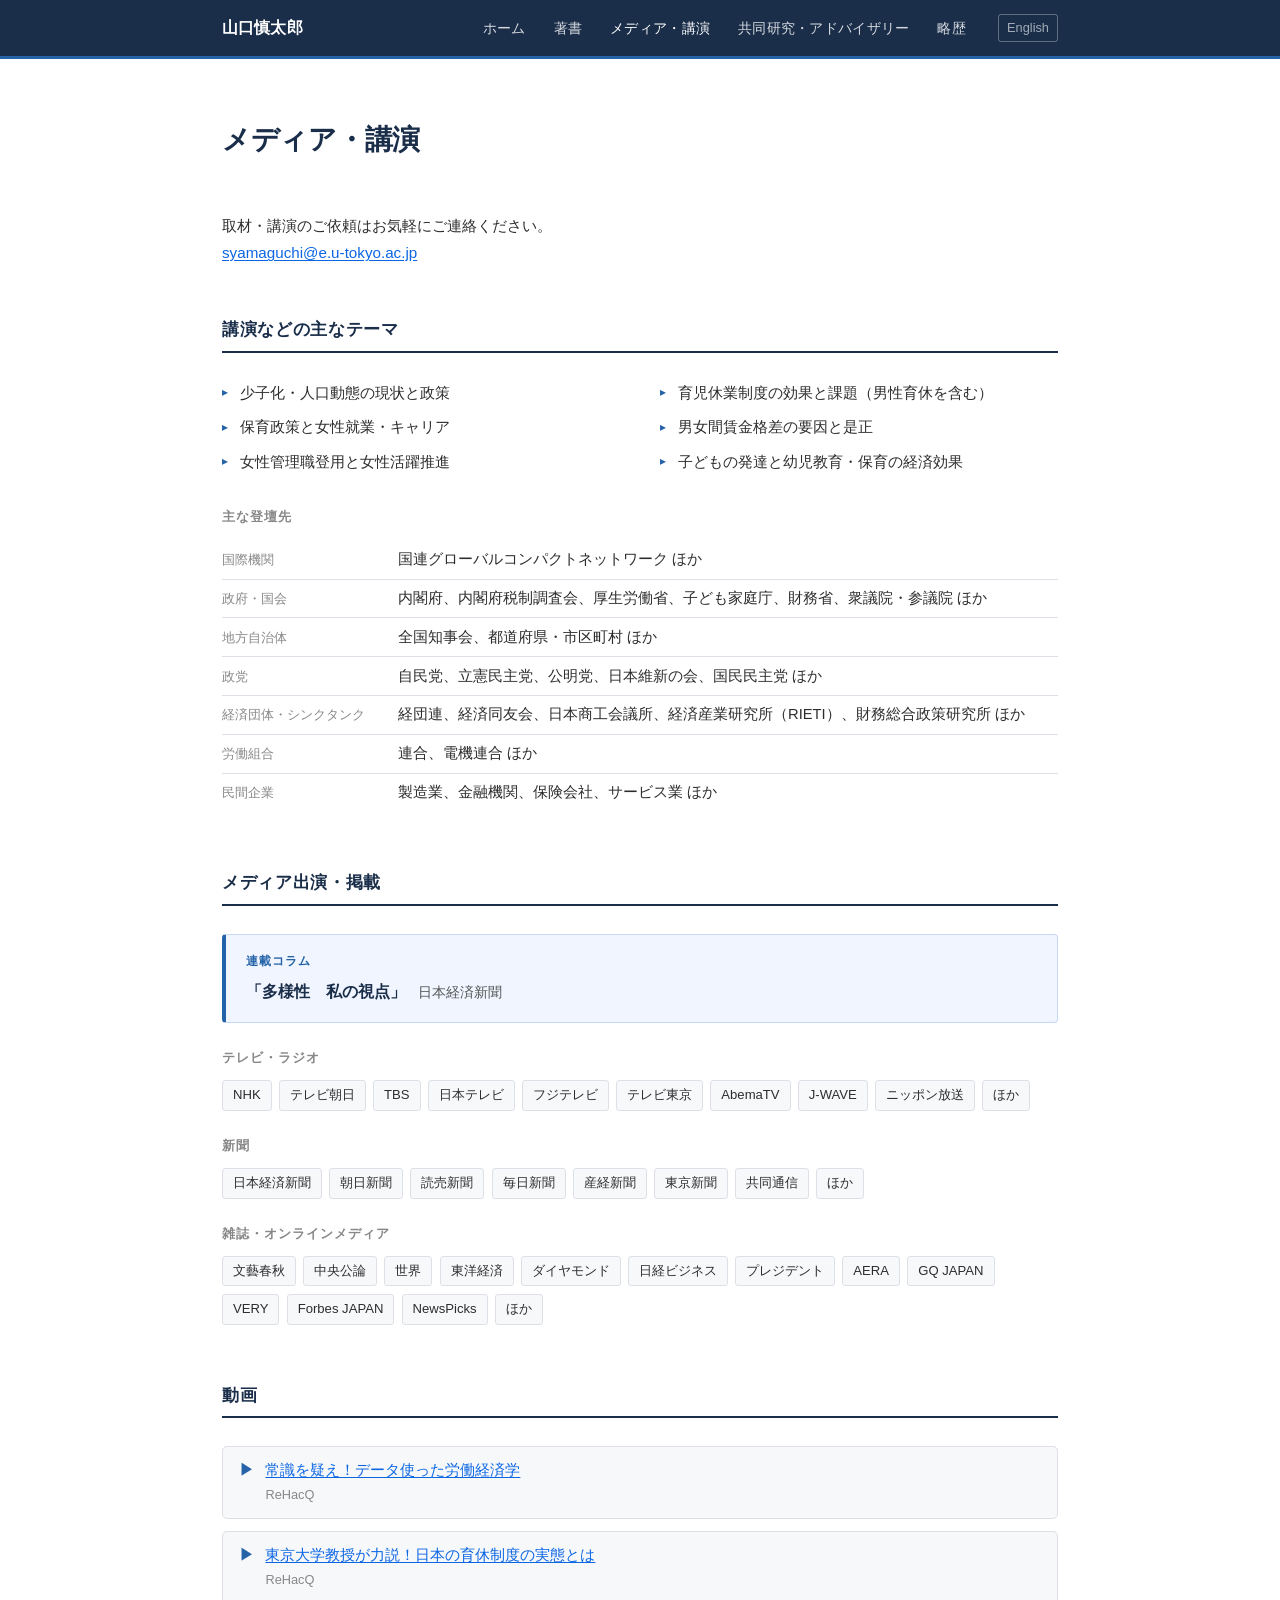
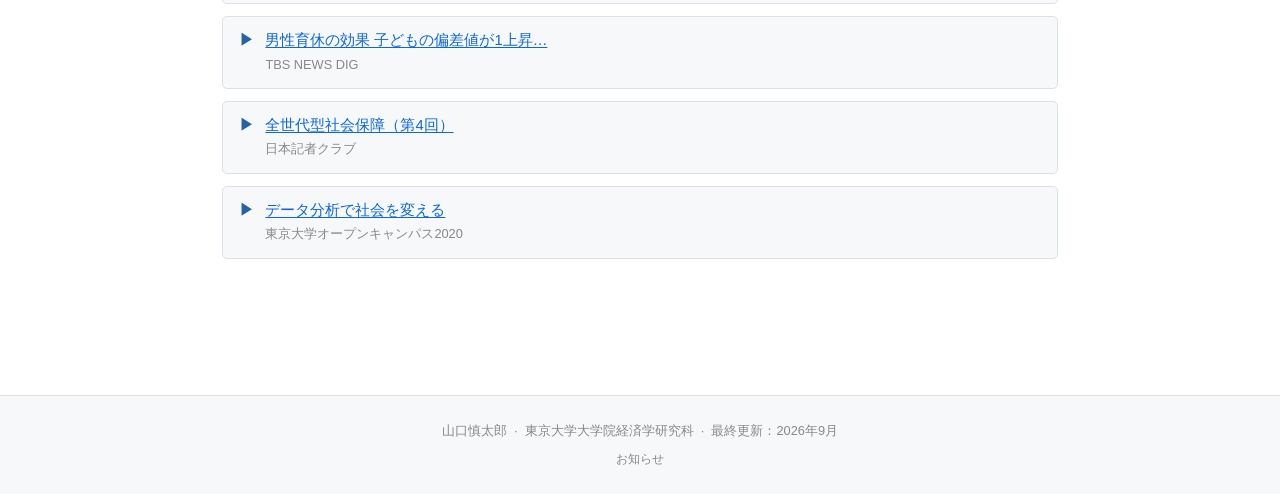
<file: ja/activities.html>
﻿<!DOCTYPE html>
<html lang="ja">
<head>
  <meta charset="UTF-8">
  <meta name="viewport" content="width=device-width, initial-scale=1.0">
  <title>メディア・講演 | 山口慎太郎</title>
  <meta name="description" content="山口慎太郎のメディア出演・講演実績。NHK・日経・テレビ朝日など主要メディア多数。政府・経済団体・民間企業への講演実績あり。少子化・育休・女性活躍・男女間賃金格差がテーマ。">
  <meta name="author" content="山口慎太郎">
  <link rel="canonical" href="https://shintaroyamaguchi.github.io/ja/activities.html">
  <meta property="og:title" content="メディア・講演 | 山口慎太郎">
  <meta property="og:description" content="山口慎太郎のメディア出演・講演実績。少子化・育休・女性活躍・男女間賃金格差をテーマに政府・企業・経済団体に多数登壇。">
  <meta property="og:url" content="https://shintaroyamaguchi.github.io/ja/activities.html">
  <meta property="og:type" content="website">
  <meta property="og:image" content="https://shintaroyamaguchi.github.io/yamaguchi.jpg">
  <meta property="og:image:width" content="696">
  <meta property="og:image:height" content="746">
  <link rel="stylesheet" href="style.css">
  <link rel="icon" type="image/svg+xml" href="../favicon.svg">
  <style>
    h1.page-title {
      font-size: 1.75rem;
      font-weight: 700;
      color: var(--navy);
      letter-spacing: -0.01em;
      margin-bottom: 3rem;
    }

    /* ── Section ───────────────────────────────────────────────────── */
    .section {
      margin-bottom: 3.5rem;
    }

    .section-title {
      font-size: 1.05rem;
      font-weight: 700;
      color: var(--navy);
      letter-spacing: 0.04em;
      border-bottom: 2px solid var(--navy);
      padding-bottom: 0.4rem;
      margin-bottom: 1.75rem;
    }

    /* ── Theme List ────────────────────────────────────────────────── */
    .theme-grid {
      display: grid;
      grid-template-columns: 1fr 1fr;
      gap: 0.65rem 2.5rem;
      margin-bottom: 2rem;
    }

    .theme-item {
      font-size: 0.95rem;
      color: var(--gray-dk);
      padding-left: 1.1rem;
      position: relative;
      line-height: 1.6;
    }

    .theme-item::before {
      content: '▸';
      position: absolute;
      left: 0;
      color: var(--blue);
      font-size: 0.75rem;
      top: 0.2em;
    }

    /* ── Venue List ────────────────────────────────────────────────── */
    .venue-section {
      margin-top: 1.75rem;
    }

    .venue-subtitle {
      font-size: 0.8rem;
      font-weight: 600;
      color: var(--gray-lt);
      letter-spacing: 0.08em;
      text-transform: uppercase;
      margin-bottom: 0.75rem;
    }

    .venue-list {
      list-style: none;
      display: flex;
      flex-direction: column;
      gap: 0;
    }

    .venue-item {
      display: grid;
      grid-template-columns: 160px 1fr;
      gap: 0 1rem;
      padding: 0.45rem 0;
      border-bottom: 1px solid var(--border);
      font-size: 0.92rem;
      align-items: baseline;
    }

    .venue-item:last-child {
      border-bottom: none;
    }

    .venue-cat {
      font-size: 0.8rem;
      color: var(--gray-lt);
      white-space: nowrap;
    }

    .venue-name {
      color: var(--gray-dk);
      line-height: 1.6;
    }

    /* ── Featured Media ───────────────────────────────────────────── */
    .featured-media {
      margin-bottom: 1.5rem;
      padding: 1rem 1.25rem;
      background: #f0f5ff;
      border: 1px solid #c5d8f5;
      border-left: 4px solid var(--blue);
      border-radius: 4px;
    }

    .featured-label {
      font-size: 0.75rem;
      font-weight: 600;
      color: var(--blue);
      letter-spacing: 0.08em;
      text-transform: uppercase;
      margin-bottom: 0.4rem;
    }

    .featured-item {
      display: flex;
      align-items: baseline;
      gap: 0.75rem;
      flex-wrap: wrap;
    }

    .featured-title {
      font-size: 1rem;
      font-weight: 600;
      color: var(--navy);
    }

    .featured-org {
      font-size: 0.875rem;
      color: var(--gray);
    }

    /* ── Media Tags ────────────────────────────────────────────────── */
    .media-section {
      margin-bottom: 1.5rem;
    }

    .media-label {
      font-size: 0.8rem;
      font-weight: 600;
      color: var(--gray-lt);
      letter-spacing: 0.08em;
      text-transform: uppercase;
      margin-bottom: 0.65rem;
    }

    .tag-group {
      display: flex;
      flex-wrap: wrap;
      gap: 0.45rem;
      margin-bottom: 1.25rem;
    }

    .tag {
      font-size: 0.82rem;
      color: var(--gray-dk);
      background: var(--bg-lt);
      border: 1px solid var(--border);
      padding: 3px 10px;
      border-radius: 3px;
      white-space: nowrap;
    }

    /* ── Video List ────────────────────────────────────────────────── */
    .video-list {
      list-style: none;
      display: flex;
      flex-direction: column;
      gap: 0.75rem;
    }

    .video-item {
      display: flex;
      align-items: baseline;
      gap: 0.65rem;
      padding: 0.75rem 1rem;
      border: 1px solid var(--border);
      border-radius: 5px;
      background: var(--bg-lt);
      transition: border-color 0.15s, background 0.15s;
    }

    .video-item:hover {
      border-color: var(--blue-lt);
      background: #f0f5ff;
    }

    .video-icon {
      flex-shrink: 0;
      font-size: 1rem;
      color: var(--blue);
      line-height: 1;
    }

    .video-body { flex: 1; }

    .video-title {
      font-size: 0.92rem;
      font-weight: 500;
      color: var(--navy);
      line-height: 1.5;
    }

    .video-title a { color: #0b66e4; }
    .video-title a:hover { color: #2e85ff; text-decoration: none; }

    .video-source {
      font-size: 0.8rem;
      color: var(--gray-lt);
      margin-top: 0.15rem;
    }

    /* ── Contact CTA ───────────────────────────────────────────────── */
    .contact-cta {
      margin-bottom: 3rem;
      font-size: 0.95rem;
      line-height: 1.8;
      color: var(--gray-dk);
    }

    @media (max-width: 640px) {
      .theme-grid { grid-template-columns: 1fr; }
      .venue-item { grid-template-columns: 1fr; gap: 0.1rem; }
      .venue-cat { font-size: 0.75rem; }
    }
  </style>
</head>
<body>

<header>
  <nav>
    <a href="index.html" class="nav-name">山口慎太郎</a>
    <div class="nav-right">
      <ul class="nav-links">
        <li><a href="index.html">ホーム</a></li>
        <li><a href="books.html">著書</a></li>
        <li><a href="activities.html" class="active">メディア・講演</a></li>
        <li><a href="collaboration.html">共同研究・アドバイザリー</a></li>
        <li><a href="cv.html">略歴</a></li>
      </ul>
      <div class="nav-lang">
        <a href="../index.html">English</a>
      </div>
    </div>
  </nav>
</header>

<main>

  <h1 class="page-title">メディア・講演</h1>

  <!-- お問い合わせ（ページ上部） -->
  <div class="contact-cta">
    取材・講演のご依頼はお気軽にご連絡ください。<br>
    <a href="mailto:syamaguchi@e.u-tokyo.ac.jp">syamaguchi@e.u-tokyo.ac.jp</a>
  </div>

  <!-- 講演・登壇 -->
  <section class="section">
    <h2 class="section-title">講演などの主なテーマ</h2>

    <div class="theme-grid">
      <p class="theme-item">少子化・人口動態の現状と政策</p>
      <p class="theme-item">育児休業制度の効果と課題（男性育休を含む）</p>
      <p class="theme-item">保育政策と女性就業・キャリア</p>
      <p class="theme-item">男女間賃金格差の要因と是正</p>
      <p class="theme-item">女性管理職登用と女性活躍推進</p>
      <p class="theme-item">子どもの発達と幼児教育・保育の経済効果</p>
    </div>

    <div class="venue-section">
      <p class="venue-subtitle">主な登壇先</p>
      <ul class="venue-list">
        <li class="venue-item">
          <span class="venue-cat">国際機関</span>
          <span class="venue-name">国連グローバルコンパクトネットワーク ほか</span>
        </li>
        <li class="venue-item">
          <span class="venue-cat">政府・国会</span>
          <span class="venue-name">内閣府、内閣府税制調査会、厚生労働省、子ども家庭庁、財務省、衆議院・参議院 ほか</span>
        </li>
        <li class="venue-item">
          <span class="venue-cat">地方自治体</span>
          <span class="venue-name">全国知事会、都道府県・市区町村 ほか</span>
        </li>
        <li class="venue-item">
          <span class="venue-cat">政党</span>
          <span class="venue-name">自民党、立憲民主党、公明党、日本維新の会、国民民主党 ほか</span>
        </li>
        <li class="venue-item">
          <span class="venue-cat">経済団体・シンクタンク</span>
          <span class="venue-name">経団連、経済同友会、日本商工会議所、経済産業研究所（RIETI）、財務総合政策研究所 ほか</span>
        </li>
        <li class="venue-item">
          <span class="venue-cat">労働組合</span>
          <span class="venue-name">連合、電機連合 ほか</span>
        </li>
        <li class="venue-item">
          <span class="venue-cat">民間企業</span>
          <span class="venue-name">製造業、金融機関、保険会社、サービス業 ほか</span>
        </li>
      </ul>
    </div>
  </section>

  <!-- メディア出演・掲載 -->
  <section class="section">
    <h2 class="section-title">メディア出演・掲載</h2>

    <!-- 注目掲載 -->
    <div class="featured-media">
      <p class="featured-label">連載コラム</p>
      <div class="featured-item">
        <span class="featured-title">「多様性　私の視点」</span>
        <span class="featured-org">日本経済新聞</span>
      </div>
    </div>

    <div class="media-section">
      <p class="media-label">テレビ・ラジオ</p>
      <div class="tag-group">
        <span class="tag">NHK</span>
        <span class="tag">テレビ朝日</span>
        <span class="tag">TBS</span>
        <span class="tag">日本テレビ</span>
        <span class="tag">フジテレビ</span>
        <span class="tag">テレビ東京</span>
        <span class="tag">AbemaTV</span>
        <span class="tag">J-WAVE</span>
        <span class="tag">ニッポン放送</span>
        <span class="tag">ほか</span>
      </div>
    </div>

    <div class="media-section">
      <p class="media-label">新聞</p>
      <div class="tag-group">
        <span class="tag">日本経済新聞</span>
        <span class="tag">朝日新聞</span>
        <span class="tag">読売新聞</span>
        <span class="tag">毎日新聞</span>
        <span class="tag">産経新聞</span>
        <span class="tag">東京新聞</span>
        <span class="tag">共同通信</span>
        <span class="tag">ほか</span>
      </div>
    </div>

    <div class="media-section">
      <p class="media-label">雑誌・オンラインメディア</p>
      <div class="tag-group">
        <span class="tag">文藝春秋</span>
        <span class="tag">中央公論</span>
        <span class="tag">世界</span>
        <span class="tag">東洋経済</span>
        <span class="tag">ダイヤモンド</span>
        <span class="tag">日経ビジネス</span>
        <span class="tag">プレジデント</span>
        <span class="tag">AERA</span>
        <span class="tag">GQ JAPAN</span>
        <span class="tag">VERY</span>
        <span class="tag">Forbes JAPAN</span>
        <span class="tag">NewsPicks</span>
        <span class="tag">ほか</span>
      </div>
    </div>
  </section>

  <!-- 動画 -->
  <section class="section">
    <h2 class="section-title">動画</h2>
    <ul class="video-list">

      <li class="video-item">
        <span class="video-icon">▶</span>
        <div class="video-body">
          <p class="video-title">
            <a href="https://www.youtube.com/watch?v=5QojGBQ0dho" target="_blank" rel="noopener">常識を疑え！データ使った労働経済学</a>
          </p>
          <p class="video-source">ReHacQ</p>
        </div>
      </li>

      <li class="video-item">
        <span class="video-icon">▶</span>
        <div class="video-body">
          <p class="video-title">
            <a href="https://www.youtube.com/watch?v=fNqraiVSyjc" target="_blank" rel="noopener">東京大学教授が力説！日本の育休制度の実態とは</a>
          </p>
          <p class="video-source">ReHacQ</p>
        </div>
      </li>

      <li class="video-item">
        <span class="video-icon">▶</span>
        <div class="video-body">
          <p class="video-title">
            <a href="https://www.youtube.com/watch?v=pTIlJjuBF-o" target="_blank" rel="noopener">男性育休の効果 子どもの偏差値が1上昇…</a>
          </p>
          <p class="video-source">TBS NEWS DIG</p>
        </div>
      </li>

      <li class="video-item">
        <span class="video-icon">▶</span>
        <div class="video-body">
          <p class="video-title">
            <a href="https://www.jnpc.or.jp/archive/conferences/36427/report" target="_blank" rel="noopener">全世代型社会保障（第4回）</a>
          </p>
          <p class="video-source">日本記者クラブ</p>
        </div>
      </li>

      <li class="video-item">
        <span class="video-icon">▶</span>
        <div class="video-body">
          <p class="video-title">
            <a href="https://tv.he.u-tokyo.ac.jp/lecture_5437/" target="_blank" rel="noopener">データ分析で社会を変える</a>
          </p>
          <p class="video-source">東京大学オープンキャンパス2020</p>
        </div>
      </li>

    </ul>
  </section>

</main>

<footer>
  <p>山口慎太郎 &nbsp;&middot;&nbsp; 東京大学大学院経済学研究科 &nbsp;&middot;&nbsp;
  最終更新：2026年9月</p>
  <p class="footer-links"><a href="news.html">お知らせ</a></p>
</footer>

</body>
</html>
</file>
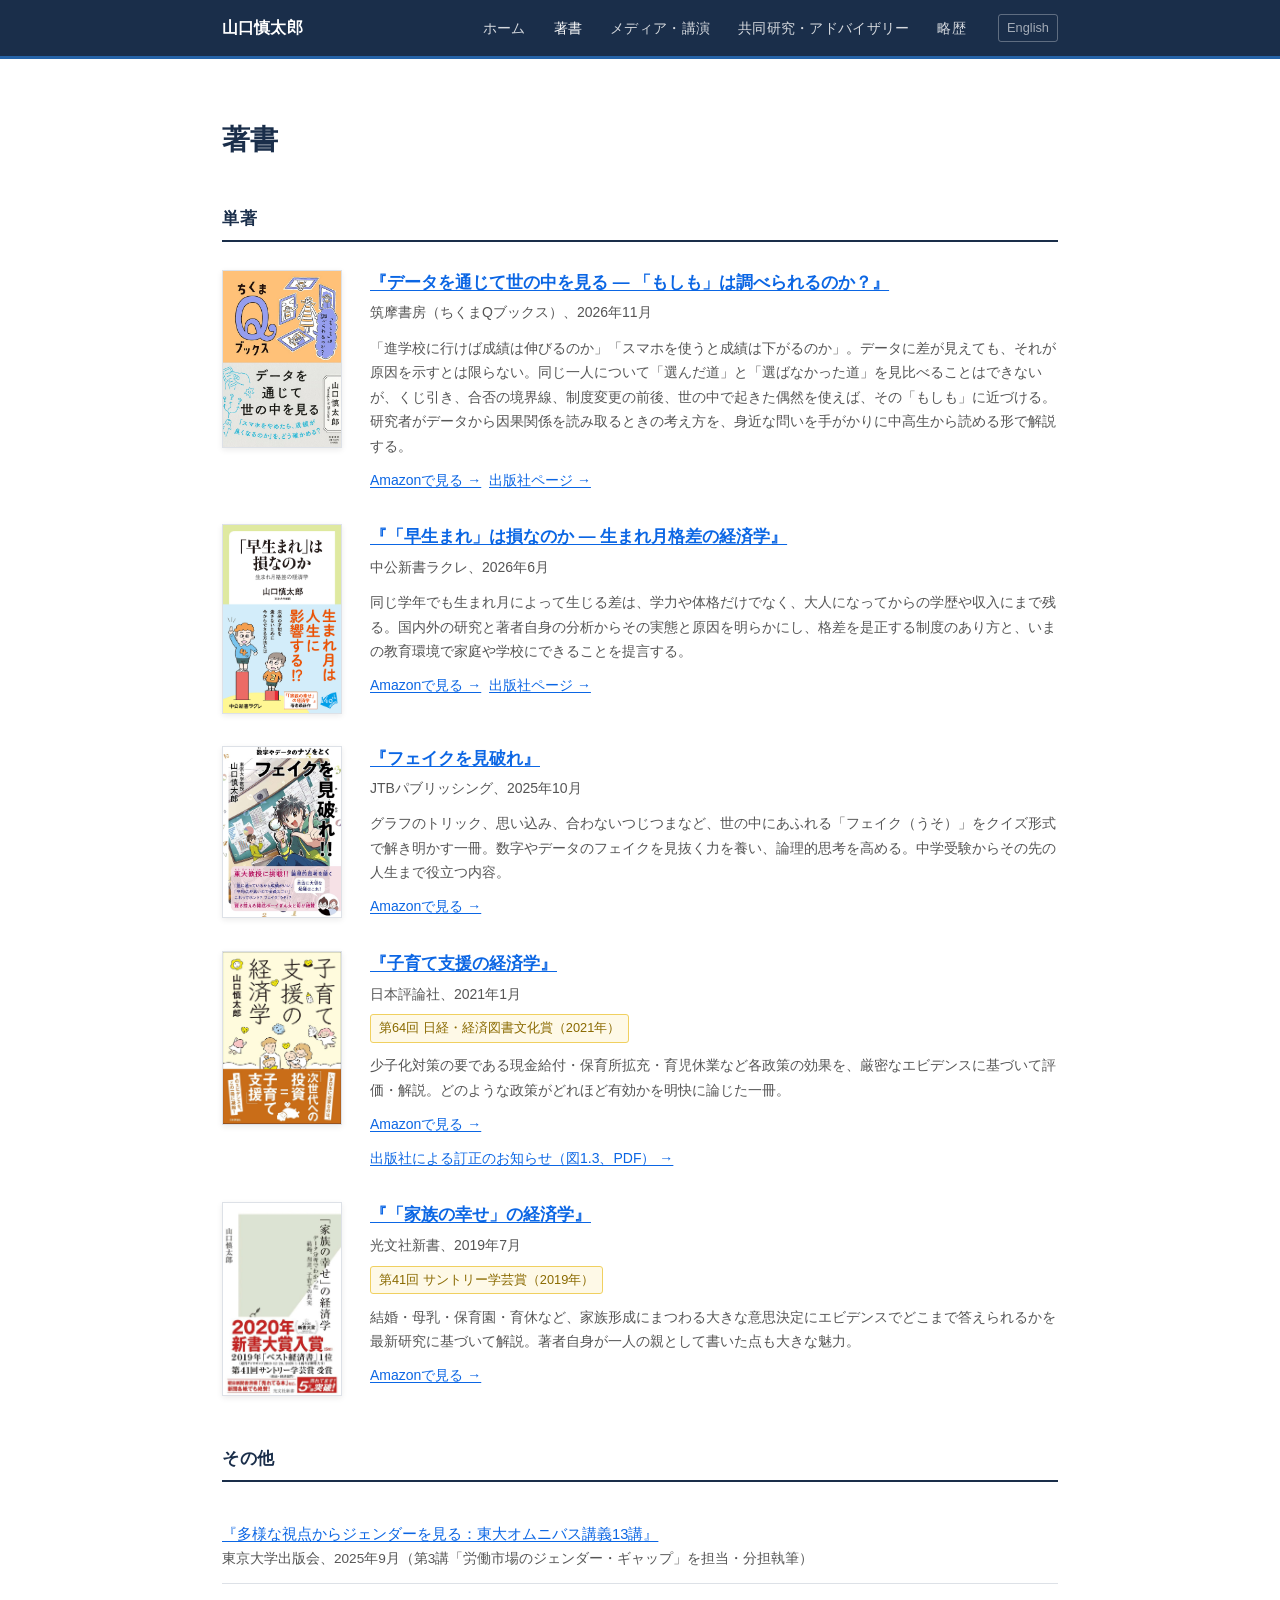
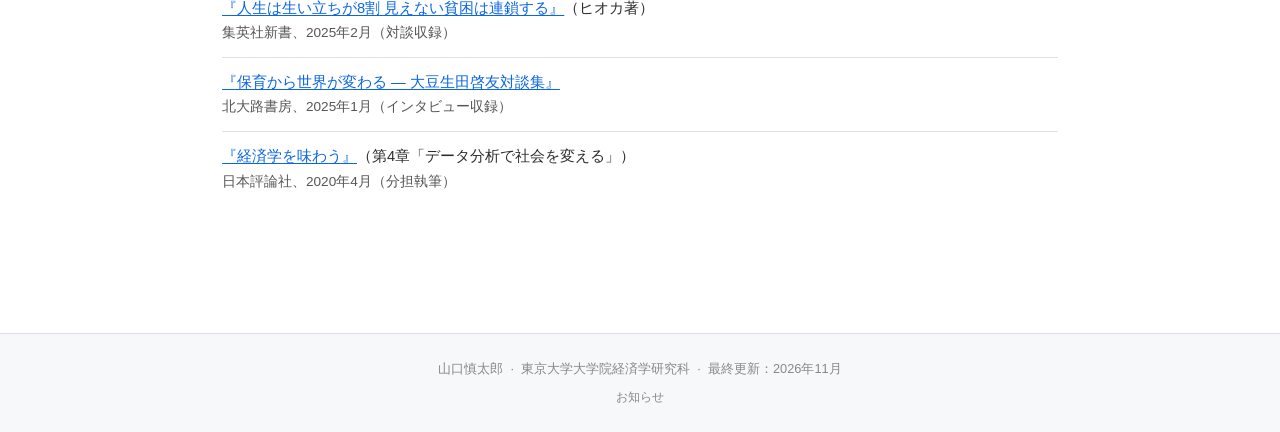
<file: ja/books.html>
﻿<!DOCTYPE html>
<html lang="ja">
<head>
  <meta charset="UTF-8">
  <meta name="viewport" content="width=device-width, initial-scale=1.0">
  <title>著書 | 山口慎太郎</title>
  <meta name="description" content="山口慎太郎の著書一覧。『「家族の幸せ」の経済学』（サントリー学芸賞）、『子育て支援の経済学』（日経・経済図書文化賞）、『データを通じて世の中を見る』、『「早生まれ」は損なのか』、『フェイクを見破れ』など。">
  <meta name="author" content="山口慎太郎">
  <link rel="canonical" href="https://shintaroyamaguchi.github.io/ja/books.html">
  <meta property="og:title" content="著書 | 山口慎太郎">
  <meta property="og:description" content="サントリー学芸賞・日経経済図書文化賞受賞。山口慎太郎の著書・分担執筆一覧。">
  <meta property="og:url" content="https://shintaroyamaguchi.github.io/ja/books.html">
  <meta property="og:type" content="website">
  <meta property="og:image" content="https://shintaroyamaguchi.github.io/yamaguchi.jpg">
  <meta property="og:image:width" content="696">
  <meta property="og:image:height" content="746">
  <link rel="stylesheet" href="style.css">
  <link rel="icon" type="image/svg+xml" href="../favicon.svg">
  <style>
    h1.page-title {
      font-size: 1.75rem;
      font-weight: 700;
      color: var(--navy);
      letter-spacing: -0.01em;
      margin-bottom: 2.5rem;
    }

    .section {
      margin-bottom: 3rem;
    }

    .section-title {
      font-size: 1.05rem;
      font-weight: 700;
      color: var(--navy);
      letter-spacing: 0.04em;
      border-bottom: 2px solid var(--navy);
      padding-bottom: 0.4rem;
      margin-bottom: 1.75rem;
    }

    /* ── Book Item ─────────────────────────────────────────────────── */
    .book-list {
      list-style: none;
      display: flex;
      flex-direction: column;
      gap: 2rem;
    }

    .book-item {
      display: grid;
      grid-template-columns: 120px 1fr;
      gap: 1.25rem 1.75rem;
      align-items: start;
    }

    .book-cover {
      width: 120px;
      height: auto;
      display: block;
      border: 1px solid var(--border);
      box-shadow: 0 2px 6px rgba(0,0,0,0.08);
    }

    .book-cover-placeholder {
      width: 120px;
      height: 170px;
      background: var(--bg-lt);
      border: 1px solid var(--border);
      display: flex;
      align-items: center;
      justify-content: center;
      font-size: 0.75rem;
      color: var(--gray-lt);
      text-align: center;
    }

    .book-title {
      font-size: 1.05rem;
      font-weight: 600;
      color: var(--navy);
      line-height: 1.55;
      margin-bottom: 0.35rem;
    }

    .book-title a {
      color: #0b66e4;
    }

    .book-title a:hover {
      color: #2e85ff;
    }

    .book-meta {
      font-size: 0.875rem;
      color: var(--gray);
      line-height: 1.7;
    }

    .book-award {
      display: inline-block;
      margin-top: 0.5rem;
      font-size: 0.8rem;
      color: #8a6a00;
      background: #fef9e7;
      border: 1px solid #f0d060;
      padding: 2px 8px;
      border-radius: 3px;
    }

    .book-desc {
      font-size: 0.875rem;
      color: var(--gray);
      line-height: 1.75;
      margin-top: 0.65rem;
    }

    .book-links {
      margin-top: 0.6rem;
      font-size: 0.875rem;
    }

    .book-links a {
      display: inline-flex;
      align-items: center;
      gap: 0.3em;
      color: #0b66e4;
      font-weight: 500;
    }

    /* ── Other Books (indented) ────────────────────────────────────── */
    .other-list {
      list-style: none;
    }

    .other-item {
      padding: 0.75rem 0;
      border-bottom: 1px solid var(--border);
      font-size: 0.92rem;
      line-height: 1.65;
    }

    .other-item:last-child {
      border-bottom: none;
    }

    .other-title {
      color: var(--gray-dk);
    }

    .other-meta {
      font-size: 0.85rem;
      color: var(--gray);
      margin-top: 0.15rem;
    }

    @media (max-width: 640px) {
      .book-item {
        grid-template-columns: 90px 1fr;
        gap: 0.75rem 1.25rem;
      }

      .book-cover,
      .book-cover-placeholder {
        width: 90px;
        height: auto;
      }

      .book-cover-placeholder { height: 128px; }
    }
  </style>
</head>
<body>

<header>
  <nav>
    <a href="index.html" class="nav-name">山口慎太郎</a>
    <div class="nav-right">
      <ul class="nav-links">
        <li><a href="index.html">ホーム</a></li>
        <li><a href="books.html" class="active">著書</a></li>
        <li><a href="activities.html">メディア・講演</a></li>
        <li><a href="collaboration.html">共同研究・アドバイザリー</a></li>
        <li><a href="cv.html">略歴</a></li>
      </ul>
      <div class="nav-lang">
        <a href="../index.html">English</a>
      </div>
    </div>
  </nav>
</header>

<main>

  <h1 class="page-title">著書</h1>

  <!-- 単著 -->
  <section class="section">
    <h2 class="section-title">単著</h2>
    <ul class="book-list">

      <li class="book-item">
        <a href="https://link.amazon/B06vPILxR" target="_blank" rel="noopener"><img class="book-cover" src="data-sekai.jpg" alt="『データを通じて世の中を見る』表紙"></a>
        <div class="book-info">
          <p class="book-title"><a href="https://link.amazon/B06vPILxR" target="_blank" rel="noopener">『データを通じて世の中を見る — 「もしも」は調べられるのか？』</a></p>
          <p class="book-meta">筑摩書房（ちくまQブックス）、2026年11月</p>
          <p class="book-desc">「進学校に行けば成績は伸びるのか」「スマホを使うと成績は下がるのか」。データに差が見えても、それが原因を示すとは限らない。同じ一人について「選んだ道」と「選ばなかった道」を見比べることはできないが、くじ引き、合否の境界線、制度変更の前後、世の中で起きた偶然を使えば、その「もしも」に近づける。研究者がデータから因果関係を読み取るときの考え方を、身近な問いを手がかりに中高生から読める形で解説する。</p>
          <p class="book-links"><a href="https://link.amazon/B06vPILxR" target="_blank" rel="noopener">Amazonで見る →</a>&nbsp;&nbsp;<a href="https://www.chikumashobo.co.jp/product/9784480251664/" target="_blank" rel="noopener">出版社ページ →</a></p>
        </div>
      </li>

      <li class="book-item">
        <a href="https://link.amazon/B0aEFTfuP" target="_blank" rel="noopener"><img class="book-cover" src="hayaumare.jpg" alt="『「早生まれ」は損なのか』表紙"></a>
        <div class="book-info">
          <p class="book-title"><a href="https://link.amazon/B0aEFTfuP" target="_blank" rel="noopener">『「早生まれ」は損なのか — 生まれ月格差の経済学』</a></p>
          <p class="book-meta">中公新書ラクレ、2026年6月</p>
          <p class="book-desc">同じ学年でも生まれ月によって生じる差は、学力や体格だけでなく、大人になってからの学歴や収入にまで残る。国内外の研究と著者自身の分析からその実態と原因を明らかにし、格差を是正する制度のあり方と、いまの教育環境で家庭や学校にできることを提言する。</p>
          <p class="book-links"><a href="https://link.amazon/B0aEFTfuP" target="_blank" rel="noopener">Amazonで見る →</a>&nbsp;&nbsp;<a href="https://www.chuko.co.jp/laclef/2026/06/150867.html" target="_blank" rel="noopener">出版社ページ →</a></p>
        </div>
      </li>

      <li class="book-item">
        <a href="https://amzn.to/3NTKW99" target="_blank" rel="noopener"><img class="book-cover" src="fake.jpg" alt="『フェイクを見破れ』表紙"></a>
        <div class="book-info">
          <p class="book-title"><a href="https://amzn.to/3NTKW99" target="_blank" rel="noopener">『フェイクを見破れ』</a></p>
          <p class="book-meta">JTBパブリッシング、2025年10月</p>
          <p class="book-desc">グラフのトリック、思い込み、合わないつじつまなど、世の中にあふれる「フェイク（うそ）」をクイズ形式で解き明かす一冊。数字やデータのフェイクを見抜く力を養い、論理的思考を高める。中学受験からその先の人生まで役立つ内容。</p>
          <p class="book-links"><a href="https://amzn.to/3NTKW99" target="_blank" rel="noopener">Amazonで見る →</a></p>
        </div>
      </li>

      <li class="book-item">
        <a href="https://amzn.to/3NwYtDw" target="_blank" rel="noopener"><img class="book-cover" src="kosodateshien.jpg" alt="『子育て支援の経済学』表紙"></a>
        <div class="book-info">
          <p class="book-title"><a href="https://amzn.to/3NwYtDw" target="_blank" rel="noopener">『子育て支援の経済学』</a></p>
          <p class="book-meta">日本評論社、2021年1月</p>
          <span class="book-award">第64回 日経・経済図書文化賞（2021年）</span>
          <p class="book-desc">少子化対策の要である現金給付・保育所拡充・育児休業など各政策の効果を、厳密なエビデンスに基づいて評価・解説。どのような政策がどれほど有効かを明快に論じた一冊。</p>
          <p class="book-links"><a href="https://amzn.to/3NwYtDw" target="_blank" rel="noopener">Amazonで見る →</a></p>
          <p class="book-links"><a href="https://www.nippyo.co.jp/shop/img/sg/errata55903-1_1_260916ud.pdf" target="_blank" rel="noopener">出版社による訂正のお知らせ（図1.3、PDF） →</a></p>
        </div>
      </li>

      <li class="book-item">
        <a href="https://amzn.to/47h29Qn" target="_blank" rel="noopener"><img class="book-cover" src="kazokuno-shiawase.jpg" alt="『「家族の幸せ」の経済学』表紙"></a>
        <div class="book-info">
          <p class="book-title"><a href="https://amzn.to/47h29Qn" target="_blank" rel="noopener">『「家族の幸せ」の経済学』</a></p>
          <p class="book-meta">光文社新書、2019年7月</p>
          <span class="book-award">第41回 サントリー学芸賞（2019年）</span>
          <p class="book-desc">結婚・母乳・保育園・育休など、家族形成にまつわる大きな意思決定にエビデンスでどこまで答えられるかを最新研究に基づいて解説。著者自身が一人の親として書いた点も大きな魅力。</p>
          <p class="book-links"><a href="https://amzn.to/47h29Qn" target="_blank" rel="noopener">Amazonで見る →</a></p>
        </div>
      </li>

    </ul>
  </section>

  <!-- その他 -->
  <section class="section">
    <h2 class="section-title">その他</h2>
    <ul class="other-list">

      <li class="other-item">
        <p class="other-title"><a href="https://amzn.to/4bK6hd9" target="_blank" rel="noopener">『多様な視点からジェンダーを見る：東大オムニバス講義13講』</a></p>
        <p class="other-meta">東京大学出版会、2025年9月（第3講「労働市場のジェンダー・ギャップ」を担当・分担執筆）</p>
      </li>

      <li class="other-item">
        <p class="other-title"><a href="https://amzn.to/4bXzaUi" target="_blank" rel="noopener">『人生は生い立ちが8割 見えない貧困は連鎖する』</a>（ヒオカ著）</p>
        <p class="other-meta">集英社新書、2025年2月（対談収録）</p>
      </li>

      <li class="other-item">
        <p class="other-title"><a href="https://amzn.to/4bDO9lb" target="_blank" rel="noopener">『保育から世界が変わる — 大豆生田啓友対談集』</a></p>
        <p class="other-meta">北大路書房、2025年1月（インタビュー収録）</p>
      </li>

      <li class="other-item">
        <p class="other-title"><a href="https://amzn.to/4sVhWN6" target="_blank" rel="noopener">『経済学を味わう』</a>（第4章「データ分析で社会を変える」）</p>
        <p class="other-meta">日本評論社、2020年4月（分担執筆）</p>
      </li>

    </ul>
  </section>

</main>

<footer>
  <p>山口慎太郎 &nbsp;&middot;&nbsp; 東京大学大学院経済学研究科 &nbsp;&middot;&nbsp;
  最終更新：2026年11月</p>
  <p class="footer-links"><a href="news.html">お知らせ</a></p>
</footer>

</body>
</html>
</file>
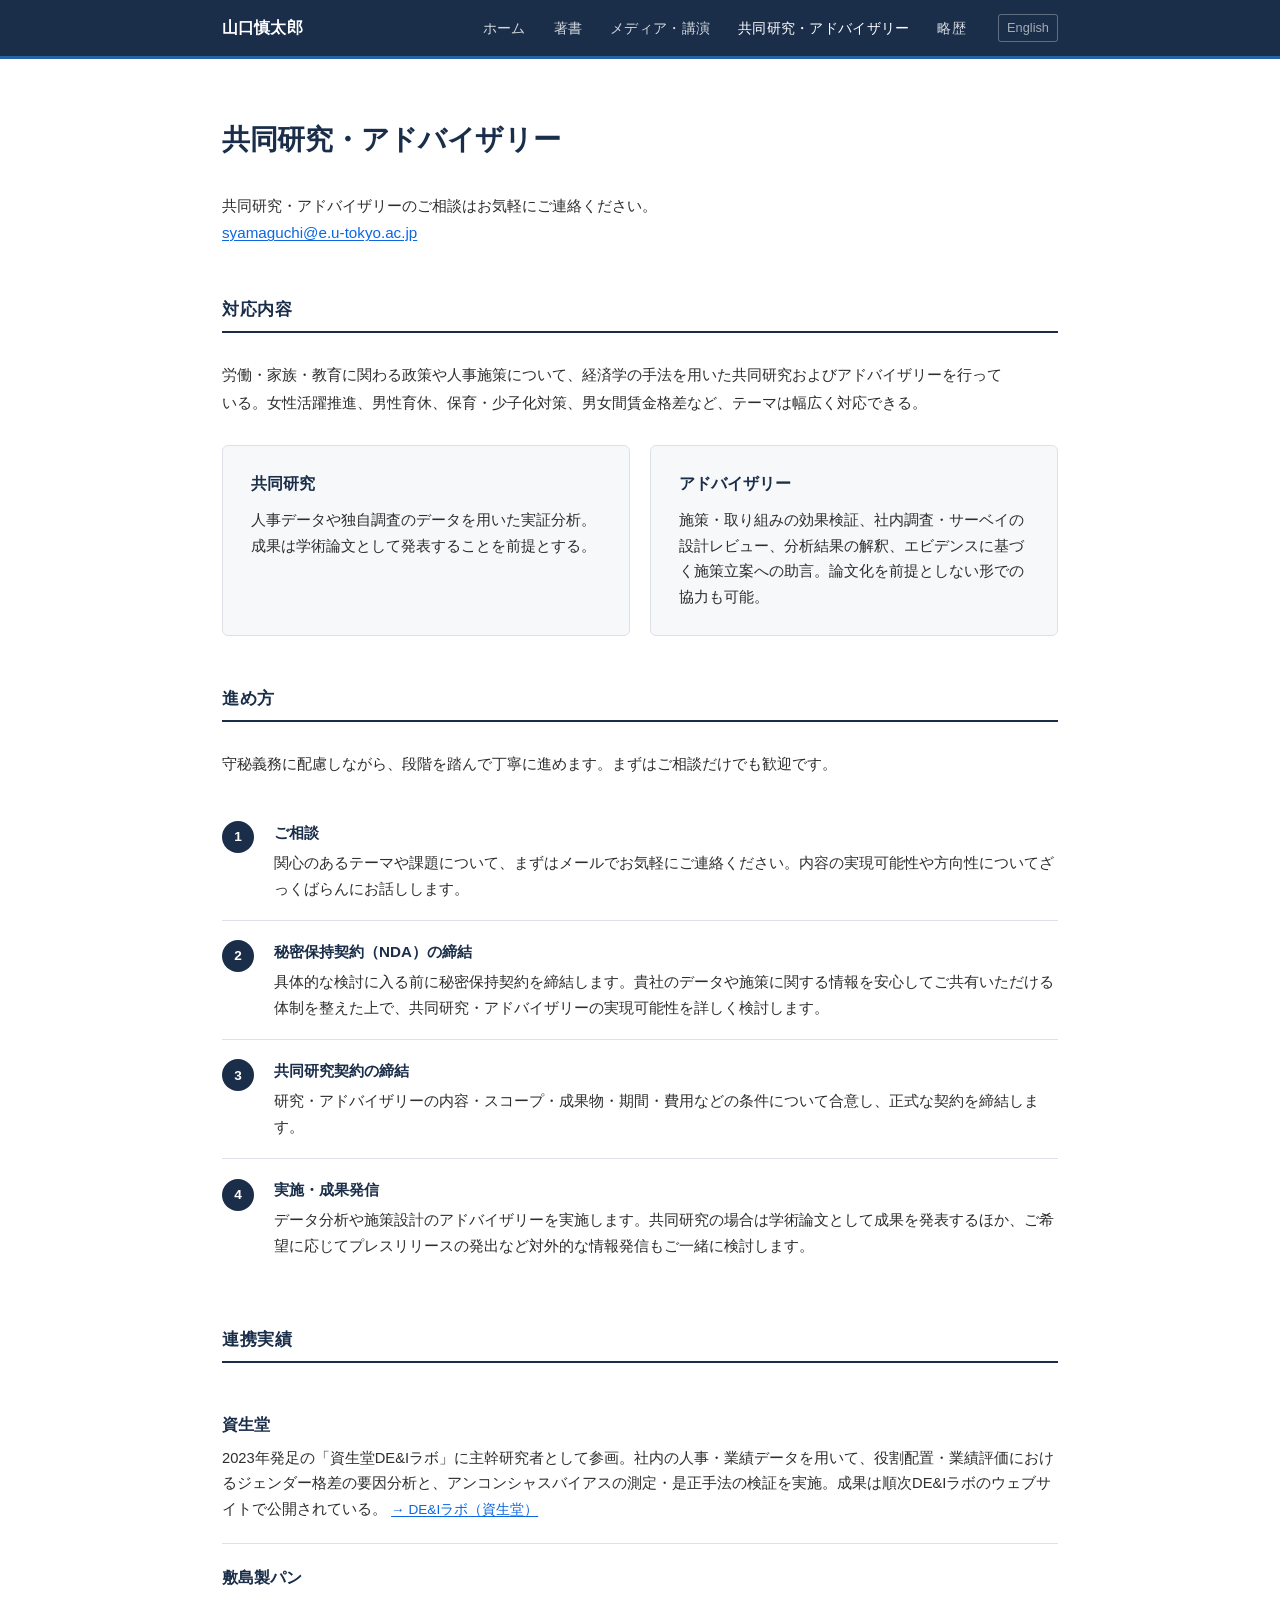
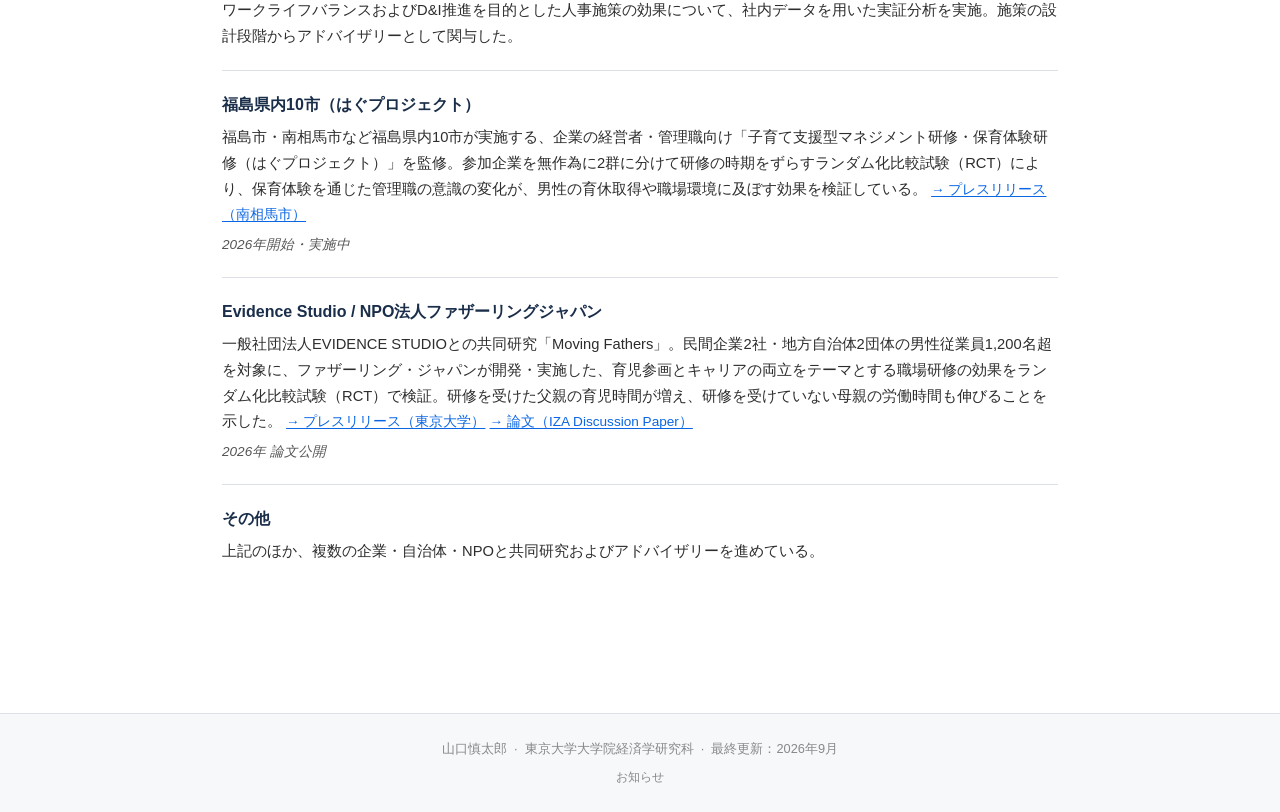
<file: ja/collaboration.html>
﻿<!DOCTYPE html>
<html lang="ja">
<head>
  <meta charset="UTF-8">
  <meta name="viewport" content="width=device-width, initial-scale=1.0">
  <title>共同研究・アドバイザリー | 山口慎太郎</title>
  <meta name="description" content="山口慎太郎（東京大学）との共同研究・アドバイザリーのご案内。女性活躍・男性育休・男女間賃金格差など労働・家族政策を経済学の手法で分析。資生堂・敷島製パン・地方自治体など連携実績あり。">
  <meta name="author" content="山口慎太郎">
  <link rel="canonical" href="https://shintaroyamaguchi.github.io/ja/collaboration.html">
  <meta property="og:title" content="共同研究・アドバイザリー | 山口慎太郎">
  <meta property="og:description" content="女性活躍・男性育休・男女間賃金格差の共同研究・アドバイザリー。資生堂・敷島製パン・地方自治体など連携実績あり。">
  <meta property="og:url" content="https://shintaroyamaguchi.github.io/ja/collaboration.html">
  <meta property="og:type" content="website">
  <meta property="og:image" content="https://shintaroyamaguchi.github.io/yamaguchi.jpg">
  <meta property="og:image:width" content="696">
  <meta property="og:image:height" content="746">
  <link rel="stylesheet" href="style.css">
  <link rel="icon" type="image/svg+xml" href="../favicon.svg">
  <style>
    h1.page-title {
      font-size: 1.75rem;
      font-weight: 700;
      color: var(--navy);
      letter-spacing: -0.01em;
      margin-bottom: 1.75rem;
    }

    /* ── Contact CTA ───────────────────────────────────────────────── */
    .contact-cta {
      margin-bottom: 3rem;
      font-size: 0.95rem;
      line-height: 1.8;
      color: var(--gray-dk);
    }

    /* ── Lead ──────────────────────────────────────────────────────── */
    .lead {
      font-size: 0.96rem;
      color: var(--gray-dk);
      line-height: 1.85;
      max-width: 780px;
    }

    /* ── Sections ──────────────────────────────────────────────────── */
    .section {
      margin-bottom: 3rem;
    }

    .section-title {
      font-size: 1.05rem;
      font-weight: 700;
      color: var(--navy);
      letter-spacing: 0.04em;
      border-bottom: 2px solid var(--navy);
      padding-bottom: 0.4rem;
      margin-bottom: 1.75rem;
    }

    /* ── Service Cards ─────────────────────────────────────────────── */
    .service-grid {
      display: grid;
      grid-template-columns: 1fr 1fr;
      gap: 1.25rem;
    }

    .service-card {
      background: var(--bg-lt);
      border: 1px solid var(--border);
      border-radius: 6px;
      padding: 1.5rem 1.75rem;
    }

    .service-card-title {
      font-size: 1rem;
      font-weight: 700;
      color: var(--navy);
      margin-bottom: 0.6rem;
    }

    .service-card-desc {
      font-size: 0.92rem;
      color: var(--gray-dk);
      line-height: 1.75;
    }

    /* ── Process Steps ─────────────────────────────────────────────── */
    .process-list {
      list-style: none;
      display: flex;
      flex-direction: column;
      gap: 0;
      counter-reset: none;
    }

    .process-item {
      display: flex;
      gap: 1.25rem;
      padding: 1.1rem 0;
      border-bottom: 1px solid var(--border);
      align-items: flex-start;
    }

    .process-item:last-child {
      border-bottom: none;
    }

    .process-num {
      flex-shrink: 0;
      width: 2rem;
      height: 2rem;
      border-radius: 50%;
      background: var(--navy);
      color: #fff;
      font-size: 0.85rem;
      font-weight: 700;
      display: flex;
      align-items: center;
      justify-content: center;
      margin-top: 0.1rem;
    }

    .process-body {
      flex: 1;
    }

    .process-title {
      font-size: 0.95rem;
      font-weight: 600;
      color: var(--navy);
      margin-bottom: 0.3rem;
    }

    .process-desc {
      font-size: 0.92rem;
      color: var(--gray-dk);
      line-height: 1.75;
    }

    /* ── Collaboration Items ───────────────────────────────────────── */
    .collab-list {
      list-style: none;
      display: flex;
      flex-direction: column;
      gap: 0;
    }

    .collab-item {
      padding: 1.25rem 0;
      border-bottom: 1px solid var(--border);
    }

    .collab-item:last-child {
      border-bottom: none;
    }

    .collab-org {
      font-size: 1rem;
      font-weight: 600;
      color: var(--navy);
      margin-bottom: 0.4rem;
    }

    .collab-desc {
      font-size: 0.92rem;
      color: var(--gray-dk);
      line-height: 1.75;
    }

    .collab-desc a {
      font-size: 0.85rem;
    }

    .collab-note {
      font-size: 0.85rem;
      color: var(--gray);
      margin-top: 0.3rem;
      font-style: italic;
    }

    @media (max-width: 640px) {
      .service-grid { grid-template-columns: 1fr; }
    }
  </style>
</head>
<body>

<header>
  <nav>
    <a href="index.html" class="nav-name">山口慎太郎</a>
    <div class="nav-right">
      <ul class="nav-links">
        <li><a href="index.html">ホーム</a></li>
        <li><a href="books.html">著書</a></li>
        <li><a href="activities.html">メディア・講演</a></li>
        <li><a href="collaboration.html" class="active">共同研究・アドバイザリー</a></li>
        <li><a href="cv.html">略歴</a></li>
      </ul>
      <div class="nav-lang">
        <a href="../index.html">English</a>
      </div>
    </div>
  </nav>
</header>

<main>

  <h1 class="page-title">共同研究・アドバイザリー</h1>

  <!-- ① お問い合わせ -->
  <div class="contact-cta">
    共同研究・アドバイザリーのご相談はお気軽にご連絡ください。<br>
    <a href="mailto:syamaguchi@e.u-tokyo.ac.jp">syamaguchi@e.u-tokyo.ac.jp</a>
  </div>

  <!-- ② 依頼できること（リード文を含む） -->
  <section class="section">
    <h2 class="section-title">対応内容</h2>
    <p class="lead" style="margin-bottom: 1.75rem;">
      労働・家族・教育に関わる政策や人事施策について、経済学の手法を用いた共同研究およびアドバイザリーを行っている。女性活躍推進、男性育休、保育・少子化対策、男女間賃金格差など、テーマは幅広く対応できる。
    </p>
    <div class="service-grid">
      <div class="service-card">
        <p class="service-card-title">共同研究</p>
        <p class="service-card-desc">人事データや独自調査のデータを用いた実証分析。成果は学術論文として発表することを前提とする。</p>
      </div>
      <div class="service-card">
        <p class="service-card-title">アドバイザリー</p>
        <p class="service-card-desc">施策・取り組みの効果検証、社内調査・サーベイの設計レビュー、分析結果の解釈、エビデンスに基づく施策立案への助言。論文化を前提としない形での協力も可能。</p>
      </div>
    </div>
  </section>

  <!-- ③ 進め方 -->
  <section class="section">
    <h2 class="section-title">進め方</h2>
    <p class="lead" style="margin-bottom: 1.5rem;">
      守秘義務に配慮しながら、段階を踏んで丁寧に進めます。まずはご相談だけでも歓迎です。
    </p>
    <ol class="process-list">
      <li class="process-item">
        <span class="process-num">1</span>
        <div class="process-body">
          <p class="process-title">ご相談</p>
          <p class="process-desc">関心のあるテーマや課題について、まずはメールでお気軽にご連絡ください。内容の実現可能性や方向性についてざっくばらんにお話しします。</p>
        </div>
      </li>
      <li class="process-item">
        <span class="process-num">2</span>
        <div class="process-body">
          <p class="process-title">秘密保持契約（NDA）の締結</p>
          <p class="process-desc">具体的な検討に入る前に秘密保持契約を締結します。貴社のデータや施策に関する情報を安心してご共有いただける体制を整えた上で、共同研究・アドバイザリーの実現可能性を詳しく検討します。</p>
        </div>
      </li>
      <li class="process-item">
        <span class="process-num">3</span>
        <div class="process-body">
          <p class="process-title">共同研究契約の締結</p>
          <p class="process-desc">研究・アドバイザリーの内容・スコープ・成果物・期間・費用などの条件について合意し、正式な契約を締結します。</p>
        </div>
      </li>
      <li class="process-item">
        <span class="process-num">4</span>
        <div class="process-body">
          <p class="process-title">実施・成果発信</p>
          <p class="process-desc">データ分析や施策設計のアドバイザリーを実施します。共同研究の場合は学術論文として成果を発表するほか、ご希望に応じてプレスリリースの発出など対外的な情報発信もご一緒に検討します。</p>
        </div>
      </li>
    </ol>
  </section>

  <!-- ④ 連携実績 -->
  <section class="section">
    <h2 class="section-title">連携実績</h2>
    <ul class="collab-list">

      <li class="collab-item">
        <p class="collab-org">資生堂</p>
        <p class="collab-desc">
          2023年発足の「資生堂DE&amp;Iラボ」に主幹研究者として参画。社内の人事・業績データを用いて、役割配置・業績評価におけるジェンダー格差の要因分析と、アンコンシャスバイアスの測定・是正手法の検証を実施。成果は順次DE&amp;Iラボのウェブサイトで公開されている。
          <a href="https://corp.shiseido.com/deilab/jp/" target="_blank" rel="noopener">→ DE&amp;Iラボ（資生堂）</a>
        </p>
      </li>

      <li class="collab-item">
        <p class="collab-org">敷島製パン</p>
        <p class="collab-desc">
          ワークライフバランスおよびD&amp;I推進を目的とした人事施策の効果について、社内データを用いた実証分析を実施。施策の設計段階からアドバイザリーとして関与した。
        </p>
      </li>

      <li class="collab-item">
        <p class="collab-org">福島県内10市（はぐプロジェクト）</p>
        <p class="collab-desc">
          福島市・南相馬市など福島県内10市が実施する、企業の経営者・管理職向け「子育て支援型マネジメント研修・保育体験研修（はぐプロジェクト）」を監修。参加企業を無作為に2群に分けて研修の時期をずらすランダム化比較試験（RCT）により、保育体験を通じた管理職の意識の変化が、男性の育休取得や職場環境に及ぼす効果を検証している。
          <a href="https://www.city.minamisoma.lg.jp/material/files/group/18/PRTIMESpuresuriri-susiryou.pdf" target="_blank" rel="noopener">→ プレスリリース（南相馬市）</a>
        </p>
        <p class="collab-note">2026年開始・実施中</p>
      </li>

      <li class="collab-item">
        <p class="collab-org">Evidence Studio / NPO法人ファザーリングジャパン</p>
        <p class="collab-desc">
          一般社団法人EVIDENCE STUDIOとの共同研究「Moving Fathers」。民間企業2社・地方自治体2団体の男性従業員1,200名超を対象に、ファザーリング・ジャパンが開発・実施した、育児参画とキャリアの両立をテーマとする職場研修の効果をランダム化比較試験（RCT）で検証。研修を受けた父親の育児時間が増え、研修を受けていない母親の労働時間も伸びることを示した。
          <a href="https://www.u-tokyo.ac.jp/content/400289752.pdf" target="_blank" rel="noopener">→ プレスリリース（東京大学）</a>
          <a href="https://docs.iza.org/dp18913.pdf" target="_blank" rel="noopener">→ 論文（IZA Discussion Paper）</a>
        </p>
        <p class="collab-note">2026年 論文公開</p>
      </li>

      <li class="collab-item">
        <p class="collab-org">その他</p>
        <p class="collab-desc">
          上記のほか、複数の企業・自治体・NPOと共同研究およびアドバイザリーを進めている。
        </p>
      </li>

    </ul>
  </section>

</main>

<footer>
  <p>山口慎太郎 &nbsp;&middot;&nbsp; 東京大学大学院経済学研究科 &nbsp;&middot;&nbsp;
  最終更新：2026年9月</p>
  <p class="footer-links"><a href="news.html">お知らせ</a></p>
</footer>

</body>
</html>
</file>
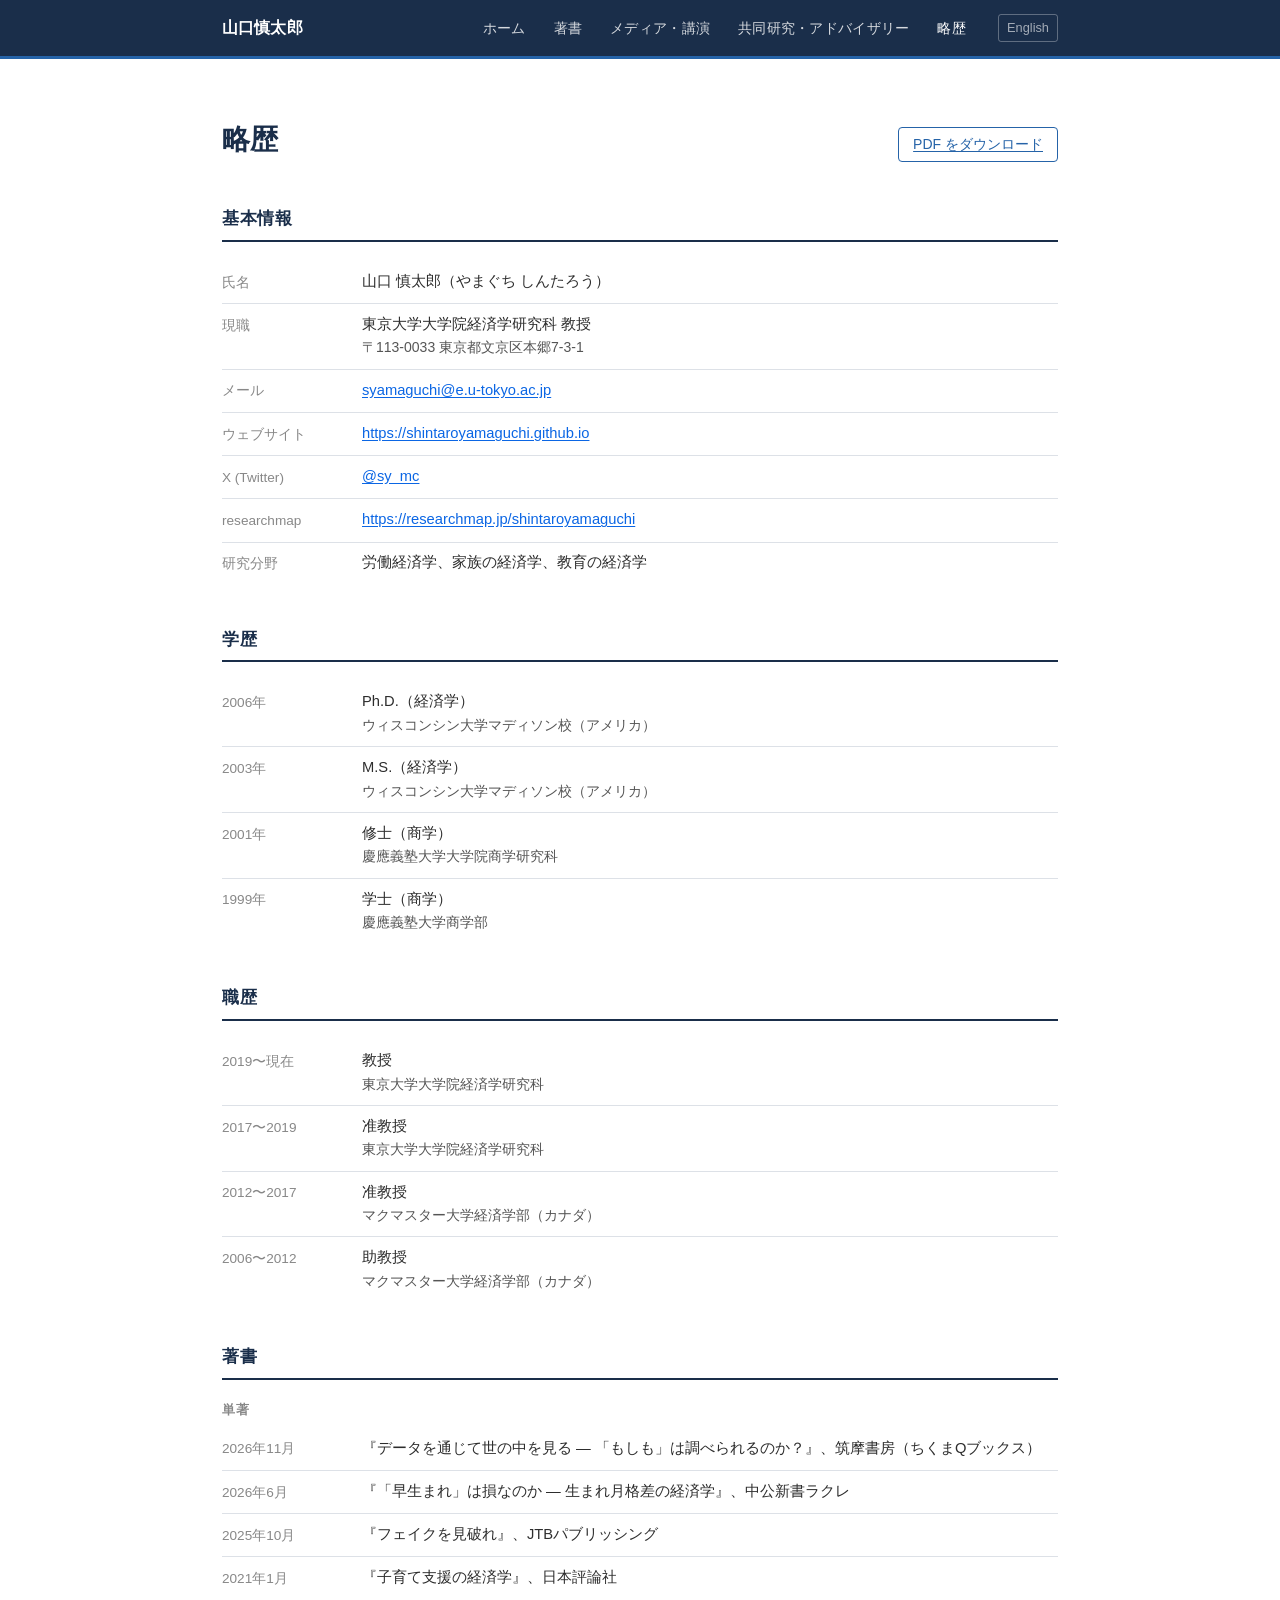
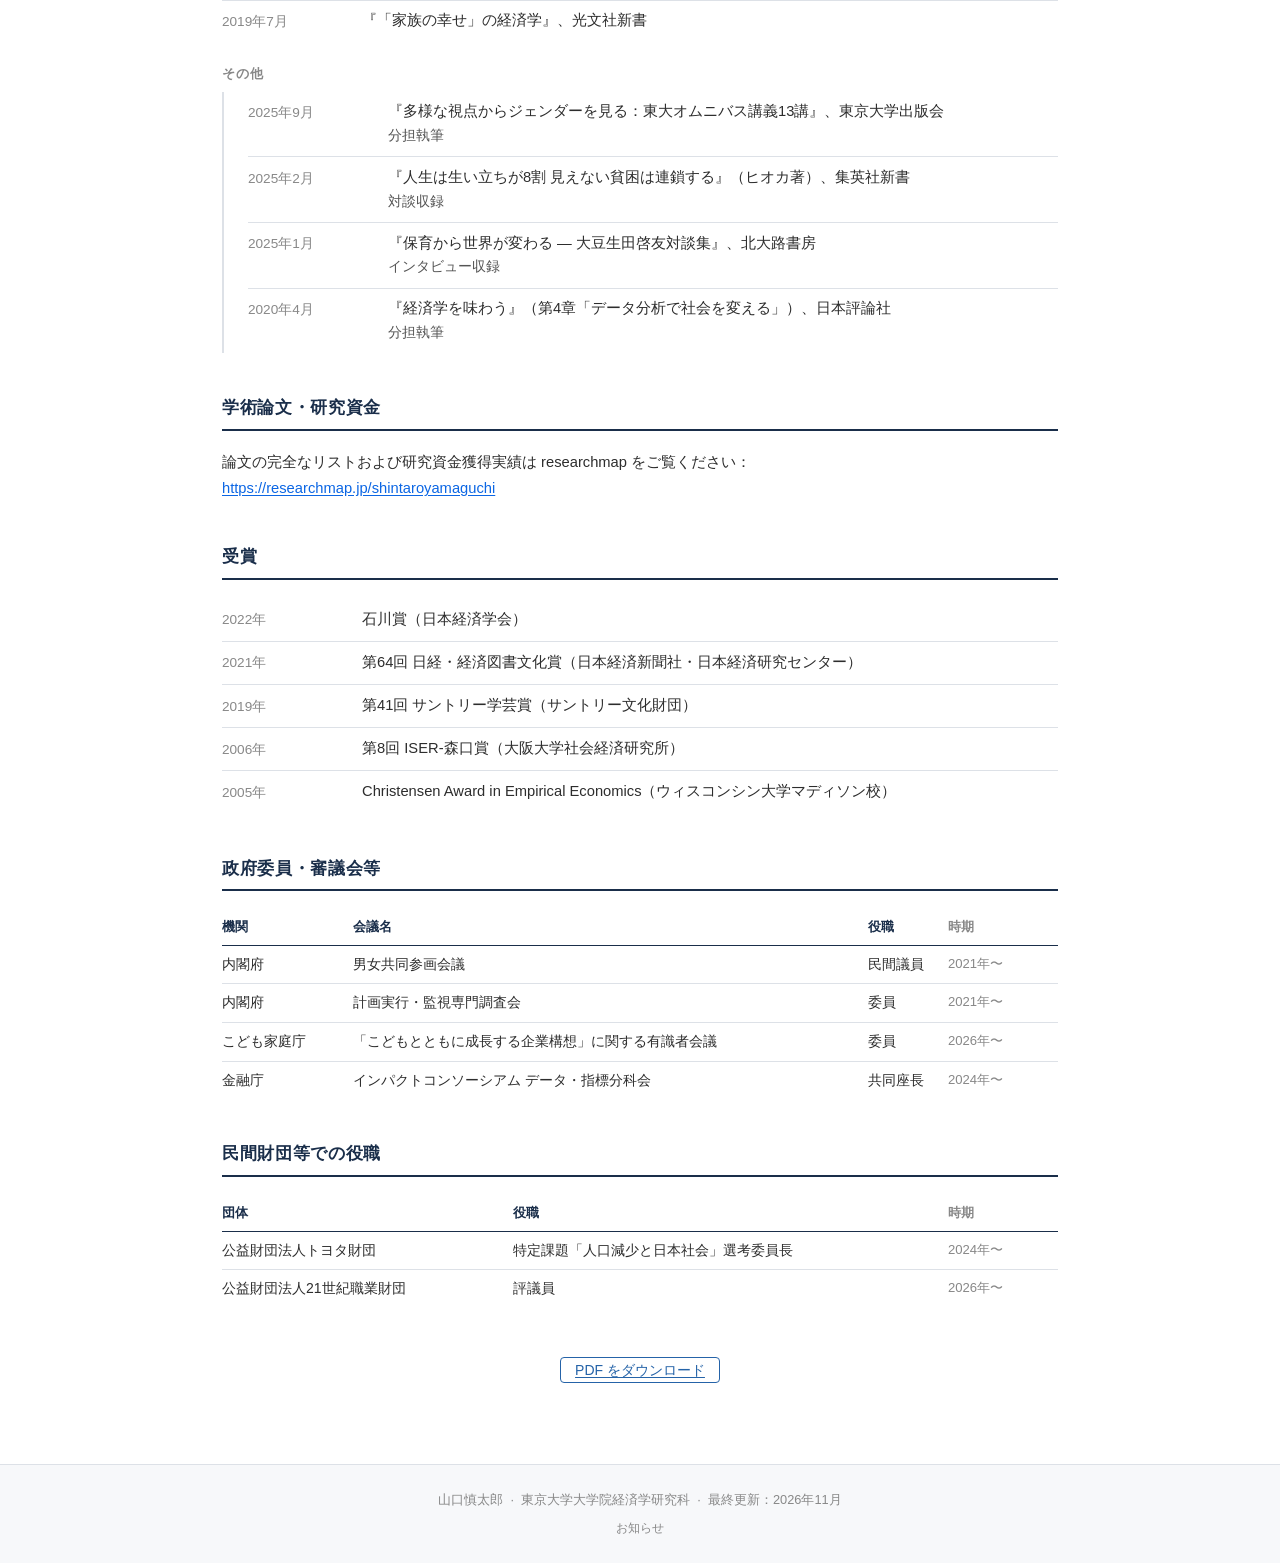
<file: ja/cv.html>
﻿<!DOCTYPE html>
<html lang="ja">
<head>
  <meta charset="UTF-8">
  <meta name="viewport" content="width=device-width, initial-scale=1.0">
  <title>略歴 | 山口慎太郎</title>
  <meta name="description" content="山口慎太郎（東京大学大学院経済学研究科 教授）の略歴。学歴・職歴・政府委員歴・研究資金・受賞歴など。">
  <meta name="author" content="山口慎太郎">
  <link rel="canonical" href="https://shintaroyamaguchi.github.io/ja/cv.html">
  <link rel="alternate" hreflang="en" href="https://shintaroyamaguchi.github.io/cv.html">
  <link rel="alternate" hreflang="ja" href="https://shintaroyamaguchi.github.io/ja/cv.html">
  <link rel="alternate" hreflang="x-default" href="https://shintaroyamaguchi.github.io/cv.html">
  <meta property="og:title" content="略歴 | 山口慎太郎">
  <meta property="og:description" content="山口慎太郎（東京大学 教授）の略歴。職歴・政府委員・受賞歴など。">
  <meta property="og:url" content="https://shintaroyamaguchi.github.io/ja/cv.html">
  <meta property="og:type" content="website">
  <meta property="og:image" content="https://shintaroyamaguchi.github.io/yamaguchi.jpg">
  <meta property="og:image:width" content="696">
  <meta property="og:image:height" content="746">
  <link rel="stylesheet" href="style.css">
  <link rel="icon" type="image/svg+xml" href="../favicon.svg">
  <style>
    /* Page title row */
    .page-header {
      display: flex;
      align-items: baseline;
      justify-content: space-between;
      margin-bottom: 2.5rem;
      flex-wrap: wrap;
      gap: 0.75rem;
    }

    h1.page-title {
      font-size: 1.75rem;
      font-weight: 700;
      color: var(--navy);
      letter-spacing: -0.01em;
    }

    .pdf-link {
      font-size: 0.875rem;
      font-weight: 500;
      color: var(--blue);
      border: 1px solid var(--blue);
      padding: 4px 14px;
      border-radius: 4px;
      white-space: nowrap;
      transition: all 0.15s;
    }

    .pdf-link:hover {
      background: var(--blue);
      color: #fff;
      text-decoration: none;
    }

    /* Sections */
    .cv-section {
      margin-bottom: 2.5rem;
    }

    .cv-section-title {
      font-size: 1.05rem;
      font-weight: 700;
      color: var(--navy);
      letter-spacing: 0.04em;
      border-bottom: 2px solid var(--navy);
      padding-bottom: 0.4rem;
      margin-bottom: 1.2rem;
    }

    /* CV entries with year column */
    .cv-list {
      list-style: none;
    }

    .cv-item {
      display: grid;
      grid-template-columns: 120px 1fr;
      gap: 0.5rem 1.25rem;
      padding: 0.55rem 0;
      border-bottom: 1px solid var(--border);
      font-size: 0.92rem;
    }

    .cv-item:last-child {
      border-bottom: none;
    }

    .cv-year {
      color: var(--gray-lt);
      font-size: 0.85rem;
      padding-top: 0.05rem;
      white-space: nowrap;
    }

    .cv-detail {
      color: var(--gray-dk);
      line-height: 1.6;
    }

    .cv-detail .inst {
      color: var(--gray);
      font-size: 0.875rem;
    }

    /* Books: sub-label */
    .books-sublabel {
      font-size: 0.8rem;
      font-weight: 600;
      color: var(--gray-lt);
      letter-spacing: 0.06em;
      text-transform: uppercase;
      margin: 1rem 0 0.4rem;
    }

    /* Books: "その他" indented */
    .books-other {
      padding-left: 1.5rem;
      border-left: 2px solid var(--border);
    }

    /* Simple list (no year column) */
    .cv-simple {
      list-style: none;
    }

    .cv-simple li {
      padding: 0.5rem 0;
      border-bottom: 1px solid var(--border);
      font-size: 0.92rem;
      line-height: 1.6;
      color: var(--gray-dk);
    }

    .cv-simple li:last-child {
      border-bottom: none;
    }

    /* Researchmap link */
    .researchmap-link {
      font-size: 0.92rem;
      color: var(--gray-dk);
      line-height: 1.75;
    }

    /* Table for government roles */
    .cv-table {
      width: 100%;
      border-collapse: collapse;
      font-size: 0.875rem;
    }

    .cv-table th {
      text-align: left;
      font-weight: 600;
      color: var(--navy);
      font-size: 0.8rem;
      border-bottom: 1px solid var(--navy);
      padding: 0.35rem 0.75rem 0.35rem 0;
    }

    .cv-table td {
      padding: 0.5rem 0.75rem 0.5rem 0;
      border-bottom: 1px solid var(--border);
      vertical-align: top;
      line-height: 1.55;
    }

    .cv-table tr:last-child td {
      border-bottom: none;
    }

    .cv-table .col-period {
      white-space: nowrap;
      color: var(--gray-lt);
      font-size: 0.82rem;
      width: 110px;
    }

    .cv-table .col-role {
      white-space: nowrap;
      width: 80px;
    }

    /* Bottom PDF row */
    .pdf-bottom {
      margin-top: 3rem;
      text-align: center;
    }

    @media (max-width: 640px) {
      .cv-item { grid-template-columns: 1fr; gap: 0.1rem; }
      .cv-year { font-size: 0.8rem; }
      .cv-table .col-period { width: auto; }
      .cv-table .col-role { width: auto; }
      .books-other { padding-left: 0.75rem; }
    }

    /* ── Print / PDF ──────────────────────────────────────────────── */
    @media print {
      @page {
        size: A4;
        margin: 18mm 20mm 18mm 20mm;
      }

      * { -webkit-print-color-adjust: exact; print-color-adjust: exact; }

      header, footer, .pdf-bottom { display: none; }

      body {
        font-size: 10pt;
        color: #000;
        background: #fff;
        line-height: 1.5;
      }

      a { color: #000; text-decoration: none; }

      main {
        max-width: 100%;
        padding: 0;
        margin: 0;
      }

      /* Page header: hide PDF button but show title */
      .page-header { display: block; margin-bottom: 12pt; }
      .pdf-link { display: none; }

      /* Sections */
      .cv-section {
        margin-bottom: 12pt;
        break-inside: avoid;
      }

      .cv-section-title {
        font-size: 9pt;
        font-weight: 700;
        letter-spacing: 0.06em;
        color: #000;
        border-bottom: 1pt solid #000;
        padding-bottom: 2pt;
        margin-bottom: 5pt;
      }

      .cv-list { list-style: none; }

      .cv-item {
        display: grid;
        grid-template-columns: 80pt 1fr;
        gap: 0 10pt;
        padding: 2.5pt 0;
        border-bottom: 0.5pt solid #ccc;
        font-size: 9.5pt;
        break-inside: avoid;
      }

      .cv-item:last-child { border-bottom: none; }

      .cv-year {
        font-size: 9pt;
        color: #444;
        white-space: nowrap;
        padding-top: 0;
      }

      .cv-detail { color: #000; line-height: 1.45; }
      .cv-detail .inst { color: #333; font-size: 9pt; }

      .books-sublabel {
        font-size: 8pt;
        color: #555;
        margin: 6pt 0 3pt;
      }

      .books-other {
        padding-left: 10pt;
        border-left: 1pt solid #ccc;
      }

      .researchmap-link {
        font-size: 9pt;
        color: #000;
      }

      .cv-table {
        font-size: 8.5pt;
      }

      .cv-table th {
        font-size: 8pt;
        padding: 2pt 6pt 2pt 0;
        border-bottom: 0.5pt solid #000;
      }

      .cv-table td {
        padding: 2.5pt 6pt 2.5pt 0;
        border-bottom: 0.5pt solid #ccc;
        font-size: 8.5pt;
        line-height: 1.45;
      }

      .cv-table tr:last-child td { border-bottom: none; }

      .cv-table .col-period {
        font-size: 8pt;
        color: #444;
        width: 60pt;
      }

      .cv-table .col-role {
        width: 45pt;
      }
    }
  </style>
</head>
<body>

<header>
  <nav>
    <a href="index.html" class="nav-name">山口慎太郎</a>
    <div class="nav-right">
      <ul class="nav-links">
        <li><a href="index.html">ホーム</a></li>
        <li><a href="books.html">著書</a></li>
        <li><a href="activities.html">メディア・講演</a></li>
        <li><a href="collaboration.html">共同研究・アドバイザリー</a></li>
        <li><a href="cv.html" class="active">略歴</a></li>
      </ul>
      <div class="nav-lang">
        <a href="../cv.html">English</a>
      </div>
    </div>
  </nav>
</header>

<main>

  <div class="page-header">
    <h1 class="page-title">略歴</h1>
    <a class="pdf-link" href="cv-ja.pdf" target="_blank">PDF をダウンロード</a>
  </div>

  <!-- 基本情報 -->
  <section class="cv-section">
    <h2 class="cv-section-title">基本情報</h2>
    <ul class="cv-list">
      <li class="cv-item">
        <span class="cv-year">氏名</span>
        <span class="cv-detail">山口 慎太郎（やまぐち しんたろう）</span>
      </li>
      <li class="cv-item">
        <span class="cv-year">現職</span>
        <span class="cv-detail">
          東京大学大学院経済学研究科 教授<br>
          <span class="inst">〒113-0033 東京都文京区本郷7-3-1</span>
        </span>
      </li>
      <li class="cv-item">
        <span class="cv-year">メール</span>
        <span class="cv-detail">
          <a href="mailto:syamaguchi@e.u-tokyo.ac.jp">syamaguchi@e.u-tokyo.ac.jp</a>
        </span>
      </li>
      <li class="cv-item">
        <span class="cv-year">ウェブサイト</span>
        <span class="cv-detail">
          <a href="https://shintaroyamaguchi.github.io">https://shintaroyamaguchi.github.io</a>
        </span>
      </li>
      <li class="cv-item">
        <span class="cv-year">X (Twitter)</span>
        <span class="cv-detail">
          <a href="https://x.com/sy_mc" target="_blank" rel="noopener">@sy_mc</a>
        </span>
      </li>
      <li class="cv-item">
        <span class="cv-year">researchmap</span>
        <span class="cv-detail">
          <a href="https://researchmap.jp/shintaroyamaguchi" target="_blank" rel="noopener">https://researchmap.jp/shintaroyamaguchi</a>
        </span>
      </li>
      <li class="cv-item">
        <span class="cv-year">研究分野</span>
        <span class="cv-detail">労働経済学、家族の経済学、教育の経済学</span>
      </li>
    </ul>
  </section>

  <!-- 学歴 -->
  <section class="cv-section">
    <h2 class="cv-section-title">学歴</h2>
    <ul class="cv-list">
      <li class="cv-item">
        <span class="cv-year">2006年</span>
        <span class="cv-detail">
          Ph.D.（経済学）<br>
          <span class="inst">ウィスコンシン大学マディソン校（アメリカ）</span>
        </span>
      </li>
      <li class="cv-item">
        <span class="cv-year">2003年</span>
        <span class="cv-detail">
          M.S.（経済学）<br>
          <span class="inst">ウィスコンシン大学マディソン校（アメリカ）</span>
        </span>
      </li>
      <li class="cv-item">
        <span class="cv-year">2001年</span>
        <span class="cv-detail">
          修士（商学）<br>
          <span class="inst">慶應義塾大学大学院商学研究科</span>
        </span>
      </li>
      <li class="cv-item">
        <span class="cv-year">1999年</span>
        <span class="cv-detail">
          学士（商学）<br>
          <span class="inst">慶應義塾大学商学部</span>
        </span>
      </li>
    </ul>
  </section>

  <!-- 職歴 -->
  <section class="cv-section">
    <h2 class="cv-section-title">職歴</h2>
    <ul class="cv-list">
      <li class="cv-item">
        <span class="cv-year">2019〜現在</span>
        <span class="cv-detail">
          教授<br>
          <span class="inst">東京大学大学院経済学研究科</span>
        </span>
      </li>
      <li class="cv-item">
        <span class="cv-year">2017〜2019</span>
        <span class="cv-detail">
          准教授<br>
          <span class="inst">東京大学大学院経済学研究科</span>
        </span>
      </li>
      <li class="cv-item">
        <span class="cv-year">2012〜2017</span>
        <span class="cv-detail">
          准教授<br>
          <span class="inst">マクマスター大学経済学部（カナダ）</span>
        </span>
      </li>
      <li class="cv-item">
        <span class="cv-year">2006〜2012</span>
        <span class="cv-detail">
          助教授<br>
          <span class="inst">マクマスター大学経済学部（カナダ）</span>
        </span>
      </li>
    </ul>
  </section>

  <!-- 著書 -->
  <section class="cv-section">
    <h2 class="cv-section-title">著書</h2>

    <p class="books-sublabel">単著</p>
    <ul class="cv-list">
      <li class="cv-item">
        <span class="cv-year">2026年11月</span>
        <span class="cv-detail">『データを通じて世の中を見る — 「もしも」は調べられるのか？』、筑摩書房（ちくまQブックス）</span>
      </li>
      <li class="cv-item">
        <span class="cv-year">2026年6月</span>
        <span class="cv-detail">『「早生まれ」は損なのか — 生まれ月格差の経済学』、中公新書ラクレ</span>
      </li>
      <li class="cv-item">
        <span class="cv-year">2025年10月</span>
        <span class="cv-detail">『フェイクを見破れ』、JTBパブリッシング</span>
      </li>
      <li class="cv-item">
        <span class="cv-year">2021年1月</span>
        <span class="cv-detail">『子育て支援の経済学』、日本評論社</span>
      </li>
      <li class="cv-item">
        <span class="cv-year">2019年7月</span>
        <span class="cv-detail">『「家族の幸せ」の経済学』、光文社新書</span>
      </li>
    </ul>

    <p class="books-sublabel" style="margin-top:1.25rem;">その他</p>
    <ul class="cv-list books-other">
      <li class="cv-item">
        <span class="cv-year">2025年9月</span>
        <span class="cv-detail">
          『多様な視点からジェンダーを見る：東大オムニバス講義13講』、東京大学出版会<br>
          <span class="inst">分担執筆</span>
        </span>
      </li>
      <li class="cv-item">
        <span class="cv-year">2025年2月</span>
        <span class="cv-detail">
          『人生は生い立ちが8割 見えない貧困は連鎖する』（ヒオカ著）、集英社新書<br>
          <span class="inst">対談収録</span>
        </span>
      </li>
      <li class="cv-item">
        <span class="cv-year">2025年1月</span>
        <span class="cv-detail">
          『保育から世界が変わる — 大豆生田啓友対談集』、北大路書房<br>
          <span class="inst">インタビュー収録</span>
        </span>
      </li>
      <li class="cv-item">
        <span class="cv-year">2020年4月</span>
        <span class="cv-detail">
          『経済学を味わう』（第4章「データ分析で社会を変える」）、日本評論社<br>
          <span class="inst">分担執筆</span>
        </span>
      </li>
    </ul>
  </section>

  <!-- 学術論文・研究資金 -->
  <section class="cv-section">
    <h2 class="cv-section-title">学術論文・研究資金</h2>
    <p class="researchmap-link">
      論文の完全なリストおよび研究資金獲得実績は researchmap をご覧ください：<br>
      <a href="https://researchmap.jp/shintaroyamaguchi" target="_blank" rel="noopener">https://researchmap.jp/shintaroyamaguchi</a>
    </p>
  </section>

  <!-- 受賞 -->
  <section class="cv-section">
    <h2 class="cv-section-title">受賞</h2>
    <ul class="cv-list">
      <li class="cv-item">
        <span class="cv-year">2022年</span>
        <span class="cv-detail">石川賞（日本経済学会）</span>
      </li>
      <li class="cv-item">
        <span class="cv-year">2021年</span>
        <span class="cv-detail">第64回 日経・経済図書文化賞（日本経済新聞社・日本経済研究センター）</span>
      </li>
      <li class="cv-item">
        <span class="cv-year">2019年</span>
        <span class="cv-detail">第41回 サントリー学芸賞（サントリー文化財団）</span>
      </li>
      <li class="cv-item">
        <span class="cv-year">2006年</span>
        <span class="cv-detail">第8回 ISER-森口賞（大阪大学社会経済研究所）</span>
      </li>
      <li class="cv-item">
        <span class="cv-year">2005年</span>
        <span class="cv-detail">Christensen Award in Empirical Economics（ウィスコンシン大学マディソン校）</span>
      </li>
    </ul>
  </section>

  <!-- 政府委員・審議会等 -->
  <section class="cv-section">
    <h2 class="cv-section-title">政府委員・審議会等</h2>
    <table class="cv-table">
      <thead>
        <tr>
          <th>機関</th>
          <th>会議名</th>
          <th class="col-role">役職</th>
          <th class="col-period">時期</th>
        </tr>
      </thead>
      <tbody>
        <tr>
          <td>内閣府</td>
          <td>男女共同参画会議</td>
          <td class="col-role">民間議員</td>
          <td class="col-period">2021年〜</td>
        </tr>
        <tr>
          <td>内閣府</td>
          <td>計画実行・監視専門調査会</td>
          <td class="col-role">委員</td>
          <td class="col-period">2021年〜</td>
        </tr>
        <tr>
          <td>こども家庭庁</td>
          <td>「こどもとともに成長する企業構想」に関する有識者会議</td>
          <td class="col-role">委員</td>
          <td class="col-period">2026年〜</td>
        </tr>
        <tr>
          <td>金融庁</td>
          <td>インパクトコンソーシアム データ・指標分科会</td>
          <td class="col-role">共同座長</td>
          <td class="col-period">2024年〜</td>
        </tr>
      </tbody>
    </table>
  </section>

  <!-- 民間財団等での役職 -->
  <section class="cv-section">
    <h2 class="cv-section-title">民間財団等での役職</h2>
    <table class="cv-table">
      <thead>
        <tr>
          <th>団体</th>
          <th>役職</th>
          <th class="col-period">時期</th>
        </tr>
      </thead>
      <tbody>
        <tr>
          <td>公益財団法人トヨタ財団</td>
          <td>特定課題「人口減少と日本社会」選考委員長</td>
          <td class="col-period">2024年〜</td>
        </tr>
        <tr>
          <td>公益財団法人21世紀職業財団</td>
          <td>評議員</td>
          <td class="col-period">2026年〜</td>
        </tr>
      </tbody>
    </table>
  </section>

  <div class="pdf-bottom">
    <a class="pdf-link" href="cv-ja.pdf" target="_blank">PDF をダウンロード</a>
  </div>

</main>

<footer>
  <p>山口慎太郎 &nbsp;&middot;&nbsp; 東京大学大学院経済学研究科 &nbsp;&middot;&nbsp;
  最終更新：2026年11月</p>
  <p class="footer-links"><a href="news.html">お知らせ</a></p>
</footer>

</body>
</html>
</file>
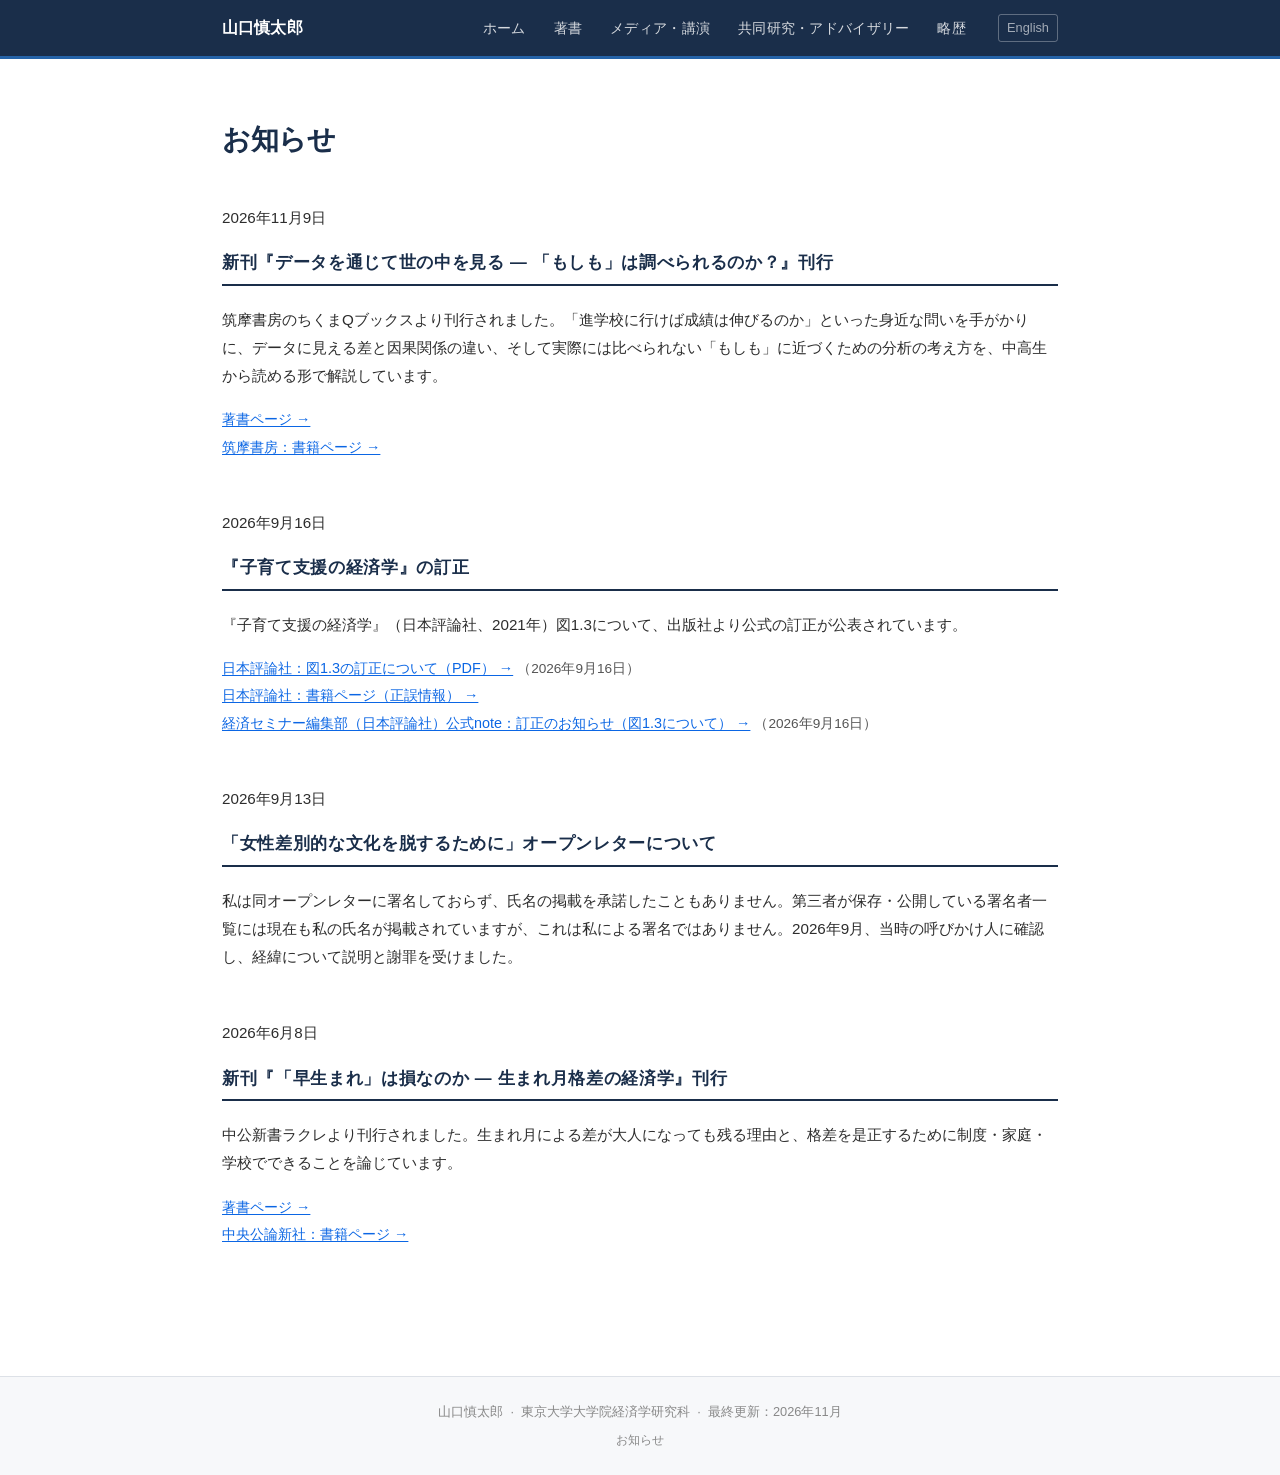
<file: ja/news.html>
﻿<!DOCTYPE html>
<html lang="ja">
<head>
  <meta charset="UTF-8">
  <meta name="viewport" content="width=device-width, initial-scale=1.0">
  <title>お知らせ | 山口慎太郎</title>
  <meta name="description" content="山口慎太郎からのお知らせ。新刊『データを通じて世の中を見る』『「早生まれ」は損なのか』、『子育て支援の経済学』図1.3に関する出版社の公式訂正へのリンク、「女性差別的な文化を脱するために」オープンレターの署名者一覧への氏名掲載に関する本人による事実確認。">
  <meta name="author" content="山口慎太郎">
  <link rel="canonical" href="https://shintaroyamaguchi.github.io/ja/news.html">
  <link rel="alternate" hreflang="en" href="https://shintaroyamaguchi.github.io/news.html">
  <link rel="alternate" hreflang="ja" href="https://shintaroyamaguchi.github.io/ja/news.html">
  <link rel="alternate" hreflang="x-default" href="https://shintaroyamaguchi.github.io/news.html">
  <meta property="og:title" content="お知らせ | 山口慎太郎">
  <meta property="og:description" content="『子育て支援の経済学』図1.3の出版社公式訂正へのリンクと、オープンレター署名者一覧への氏名掲載に関する本人による事実確認。">
  <meta property="og:url" content="https://shintaroyamaguchi.github.io/ja/news.html">
  <meta property="og:type" content="website">
  <meta property="og:image" content="https://shintaroyamaguchi.github.io/yamaguchi.jpg">
  <meta property="og:image:width" content="696">
  <meta property="og:image:height" content="746">
  <link rel="stylesheet" href="style.css">
  <link rel="icon" type="image/svg+xml" href="../favicon.svg">
  <style>
    h1.page-title {
      font-size: 1.75rem;
      font-weight: 700;
      color: var(--navy);
      letter-spacing: -0.01em;
      margin-bottom: 2.5rem;
    }

    .news-date {
      font-size: 0.8rem;
      color: var(--gray-lt);
      margin-bottom: 0.35rem;
    }

    .section {
      margin-bottom: 3rem;
    }

    .section-title {
      font-size: 1.05rem;
      font-weight: 700;
      color: var(--navy);
      letter-spacing: 0.04em;
      border-bottom: 2px solid var(--navy);
      padding-bottom: 0.4rem;
      margin-bottom: 1.25rem;
    }

    .section p {
      font-size: 0.95rem;
      color: var(--gray-dk);
      line-height: 1.85;
      margin-bottom: 1rem;
    }

    .ref-list {
      list-style: none;
      font-size: 0.9rem;
      line-height: 1.9;
    }

    .ref-list a {
      color: #0b66e4;
      font-weight: 500;
    }

    .ref-list a:hover {
      color: #2e85ff;
    }

    .ref-meta {
      color: var(--gray);
      font-size: 0.85rem;
    }

  </style>
</head>
<body>

<header>
  <nav>
    <a href="index.html" class="nav-name">山口慎太郎</a>
    <div class="nav-right">
      <ul class="nav-links">
        <li><a href="index.html">ホーム</a></li>
        <li><a href="books.html">著書</a></li>
        <li><a href="activities.html">メディア・講演</a></li>
        <li><a href="collaboration.html">共同研究・アドバイザリー</a></li>
        <li><a href="cv.html">略歴</a></li>
      </ul>
      <div class="nav-lang">
        <a href="../index.html">English</a>
      </div>
    </div>
  </nav>
</header>

<main>

  <h1 class="page-title">お知らせ</h1>

  <!-- 新刊 -->
  <section class="section" id="data-sekai">
    <p class="news-date">2026年11月9日</p>
    <h2 class="section-title">新刊『データを通じて世の中を見る — 「もしも」は調べられるのか？』刊行</h2>
    <p>筑摩書房のちくまQブックスより刊行されました。「進学校に行けば成績は伸びるのか」といった身近な問いを手がかりに、データに見える差と因果関係の違い、そして実際には比べられない「もしも」に近づくための分析の考え方を、中高生から読める形で解説しています。</p>
    <ul class="ref-list">
      <li><a href="books.html">著書ページ →</a></li>
      <li><a href="https://www.chikumashobo.co.jp/product/9784480251664/" target="_blank" rel="noopener">筑摩書房：書籍ページ →</a></li>
    </ul>
  </section>

  <!-- 『子育て支援の経済学』の訂正 -->
  <section class="section" id="kosodateshien">
    <p class="news-date">2026年9月16日</p>
    <h2 class="section-title">『子育て支援の経済学』の訂正</h2>
    <p>『子育て支援の経済学』（日本評論社、2021年）図1.3について、出版社より公式の訂正が公表されています。</p>
    <ul class="ref-list">
      <li>
        <a href="https://www.nippyo.co.jp/shop/img/sg/errata55903-1_1_260916ud.pdf" target="_blank" rel="noopener">日本評論社：図1.3の訂正について（PDF） →</a>
        <span class="ref-meta">（2026年9月16日）</span>
      </li>
      <li>
        <a href="https://www.nippyo.co.jp/shop/book/8442.html#errataDetail" target="_blank" rel="noopener">日本評論社：書籍ページ（正誤情報） →</a>
      </li>
      <li>
        <a href="https://note.com/keisemi/n/na16fa9657bbb" target="_blank" rel="noopener">経済セミナー編集部（日本評論社）公式note：訂正のお知らせ（図1.3について） →</a>
        <span class="ref-meta">（2026年9月16日）</span>
      </li>
    </ul>
  </section>

  <!-- オープンレターについて -->
  <section class="section" id="open-letter">
    <p class="news-date">2026年9月13日</p>
    <h2 class="section-title">「女性差別的な文化を脱するために」オープンレターについて</h2>
    <p>私は同オープンレターに署名しておらず、氏名の掲載を承諾したこともありません。第三者が保存・公開している署名者一覧には現在も私の氏名が掲載されていますが、これは私による署名ではありません。2026年9月、当時の呼びかけ人に確認し、経緯について説明と謝罪を受けました。</p>
  </section>

  <!-- 新刊 -->
  <section class="section" id="hayaumare">
    <p class="news-date">2026年6月8日</p>
    <h2 class="section-title">新刊『「早生まれ」は損なのか — 生まれ月格差の経済学』刊行</h2>
    <p>中公新書ラクレより刊行されました。生まれ月による差が大人になっても残る理由と、格差を是正するために制度・家庭・学校でできることを論じています。</p>
    <ul class="ref-list">
      <li><a href="books.html">著書ページ →</a></li>
      <li><a href="https://www.chuko.co.jp/laclef/2026/06/150867.html" target="_blank" rel="noopener">中央公論新社：書籍ページ →</a></li>
    </ul>
  </section>

</main>

<footer>
  <p>山口慎太郎 &nbsp;&middot;&nbsp; 東京大学大学院経済学研究科 &nbsp;&middot;&nbsp;
  最終更新：2026年11月</p>
  <p class="footer-links"><a href="news.html">お知らせ</a></p>
</footer>

</body>
</html>
</file>
<file: style.css>
/* ── Reset & Base ─────────────────────────────────────────────── */
*, *::before, *::after { box-sizing: border-box; margin: 0; padding: 0; }

:root {
  --navy:    #1a2e4a;
  --blue:    #2563a8;
  --blue-lt: #3b7dd8;
  --gray-dk: #2d2d2d;
  --gray:    #555;
  --gray-lt: #888;
  --border:  #dde1e7;
  --bg:      #ffffff;
  --bg-lt:   #f7f8fa;
  --max-w:   900px;
  --sans:    -apple-system, BlinkMacSystemFont, 'Segoe UI', Helvetica, Arial, sans-serif;
}

html { font-size: 16px; }

body {
  font-family: var(--sans);
  color: var(--gray-dk);
  background: var(--bg);
  line-height: 1.65;
}

a { color: var(--blue); text-decoration: none; }
a:hover { color: var(--blue-lt); text-decoration: underline; }

/* Content links: brighter color + underline so they're clearly clickable */
main a { color: #0b66e4; text-decoration: underline; text-underline-offset: 2px; }
main a:hover { color: #2e85ff; }

/* ── Header / Nav ─────────────────────────────────────────────── */
header {
  background: var(--navy);
  border-bottom: 3px solid var(--blue);
  position: sticky;
  top: 0;
  z-index: 100;
}

nav {
  max-width: var(--max-w);
  margin: 0 auto;
  padding: 0 2rem;
  display: flex;
  align-items: center;
  justify-content: space-between;
  height: 56px;
}

.nav-name {
  font-size: 1rem;
  font-weight: 600;
  color: #fff;
  letter-spacing: 0.01em;
}

.nav-links {
  display: flex;
  gap: 1.75rem;
  list-style: none;
}

.nav-links a {
  color: rgba(255,255,255,0.82);
  font-size: 0.875rem;
  font-weight: 400;
  letter-spacing: 0.02em;
  transition: color 0.15s;
}

.nav-links a:hover,
.nav-links a.active {
  color: #fff;
  text-decoration: none;
}

.nav-lang {
  display: flex;
  gap: 0.5rem;
  align-items: center;
  margin-left: 2rem;
}

.nav-lang a {
  color: rgba(255,255,255,0.6);
  font-size: 0.8rem;
  border: 1px solid rgba(255,255,255,0.3);
  padding: 2px 8px;
  border-radius: 3px;
  transition: all 0.15s;
}

.nav-lang a:hover {
  color: #fff;
  border-color: rgba(255,255,255,0.7);
  text-decoration: none;
}

.nav-right {
  display: flex;
  align-items: center;
}

/* ── Main Container ───────────────────────────────────────────── */
main {
  max-width: var(--max-w);
  margin: 0 auto;
  padding: 3.5rem 2rem 5rem;
}

/* ── Footer ───────────────────────────────────────────────────── */
footer {
  background: var(--bg-lt);
  border-top: 1px solid var(--border);
  padding: 1.5rem 2rem;
  text-align: center;
  font-size: 0.8rem;
  color: var(--gray-lt);
}

footer .footer-links {
  margin-top: 0.4rem;
  font-size: 0.75rem;
}

footer .footer-links a {
  color: var(--gray-lt);
}

footer .footer-links a:hover {
  color: var(--blue);
}

/* ── Responsive ───────────────────────────────────────────────── */
@media (max-width: 640px) {
  nav { padding: 0.6rem 1.25rem; flex-wrap: wrap; height: auto; }
  .nav-name { flex: 1; }
  .nav-right { width: 100%; justify-content: center; padding: 0.3rem 0 0.4rem; }
  .nav-links { gap: 1rem; flex-wrap: wrap; justify-content: center; }
  .nav-lang { margin-left: 1rem; }
  main { padding: 2rem 1.25rem 4rem; }
}
</file>
<file: ja/style.css>
/* ── Reset & Base ─────────────────────────────────────────────── */
*, *::before, *::after { box-sizing: border-box; margin: 0; padding: 0; }

:root {
  --navy:    #1a2e4a;
  --blue:    #2563a8;
  --blue-lt: #3b7dd8;
  --gray-dk: #2d2d2d;
  --gray:    #555;
  --gray-lt: #888;
  --border:  #dde1e7;
  --bg:      #ffffff;
  --bg-lt:   #f7f8fa;
  --max-w:   900px;
  --sans:    -apple-system, BlinkMacSystemFont, 'Segoe UI', 'Hiragino Sans', 'Noto Sans JP', Helvetica, Arial, sans-serif;
}

html { font-size: 16px; }

body {
  font-family: var(--sans);
  color: var(--gray-dk);
  background: var(--bg);
  line-height: 1.75;
}

a { color: var(--blue); text-decoration: none; }
a:hover { color: var(--blue-lt); text-decoration: underline; }

/* Content links: brighter color + underline so they're clearly clickable */
main a { color: #0b66e4; text-decoration: underline; text-underline-offset: 2px; }
main a:hover { color: #2e85ff; }

/* ── Header / Nav ─────────────────────────────────────────────── */
header {
  background: var(--navy);
  border-bottom: 3px solid var(--blue);
  position: sticky;
  top: 0;
  z-index: 100;
}

nav {
  max-width: var(--max-w);
  margin: 0 auto;
  padding: 0 2rem;
  display: flex;
  align-items: center;
  justify-content: space-between;
  height: 56px;
}

.nav-name {
  font-size: 1rem;
  font-weight: 600;
  color: #fff;
  letter-spacing: 0.01em;
}

.nav-links {
  display: flex;
  gap: 1.75rem;
  list-style: none;
}

.nav-links a {
  color: rgba(255,255,255,0.82);
  font-size: 0.875rem;
  font-weight: 400;
  letter-spacing: 0.02em;
  transition: color 0.15s;
}

.nav-links a:hover,
.nav-links a.active {
  color: #fff;
  text-decoration: none;
}

.nav-lang {
  display: flex;
  align-items: center;
  margin-left: 2rem;
}

.nav-lang a {
  color: rgba(255,255,255,0.6);
  font-size: 0.8rem;
  border: 1px solid rgba(255,255,255,0.3);
  padding: 2px 8px;
  border-radius: 3px;
  transition: all 0.15s;
}

.nav-lang a:hover {
  color: #fff;
  border-color: rgba(255,255,255,0.7);
  text-decoration: none;
}

.nav-right {
  display: flex;
  align-items: center;
}

/* ── Main Container ───────────────────────────────────────────── */
main {
  max-width: var(--max-w);
  margin: 0 auto;
  padding: 3.5rem 2rem 5rem;
}

/* ── Footer ───────────────────────────────────────────────────── */
footer {
  background: var(--bg-lt);
  border-top: 1px solid var(--border);
  padding: 1.5rem 2rem;
  text-align: center;
  font-size: 0.8rem;
  color: var(--gray-lt);
}

footer .footer-links {
  margin-top: 0.4rem;
  font-size: 0.75rem;
}

footer .footer-links a {
  color: var(--gray-lt);
}

footer .footer-links a:hover {
  color: var(--blue);
}

/* ── Responsive ───────────────────────────────────────────────── */
@media (max-width: 640px) {
  nav { padding: 0.6rem 1.25rem; flex-wrap: wrap; height: auto; }
  .nav-name { flex: 1; }
  .nav-right { width: 100%; justify-content: center; padding: 0.3rem 0 0.4rem; }
  .nav-links { gap: 1rem; flex-wrap: wrap; justify-content: center; }
  .nav-lang { margin-left: 1rem; }
  main { padding: 2rem 1.25rem 4rem; }
}
</file>
